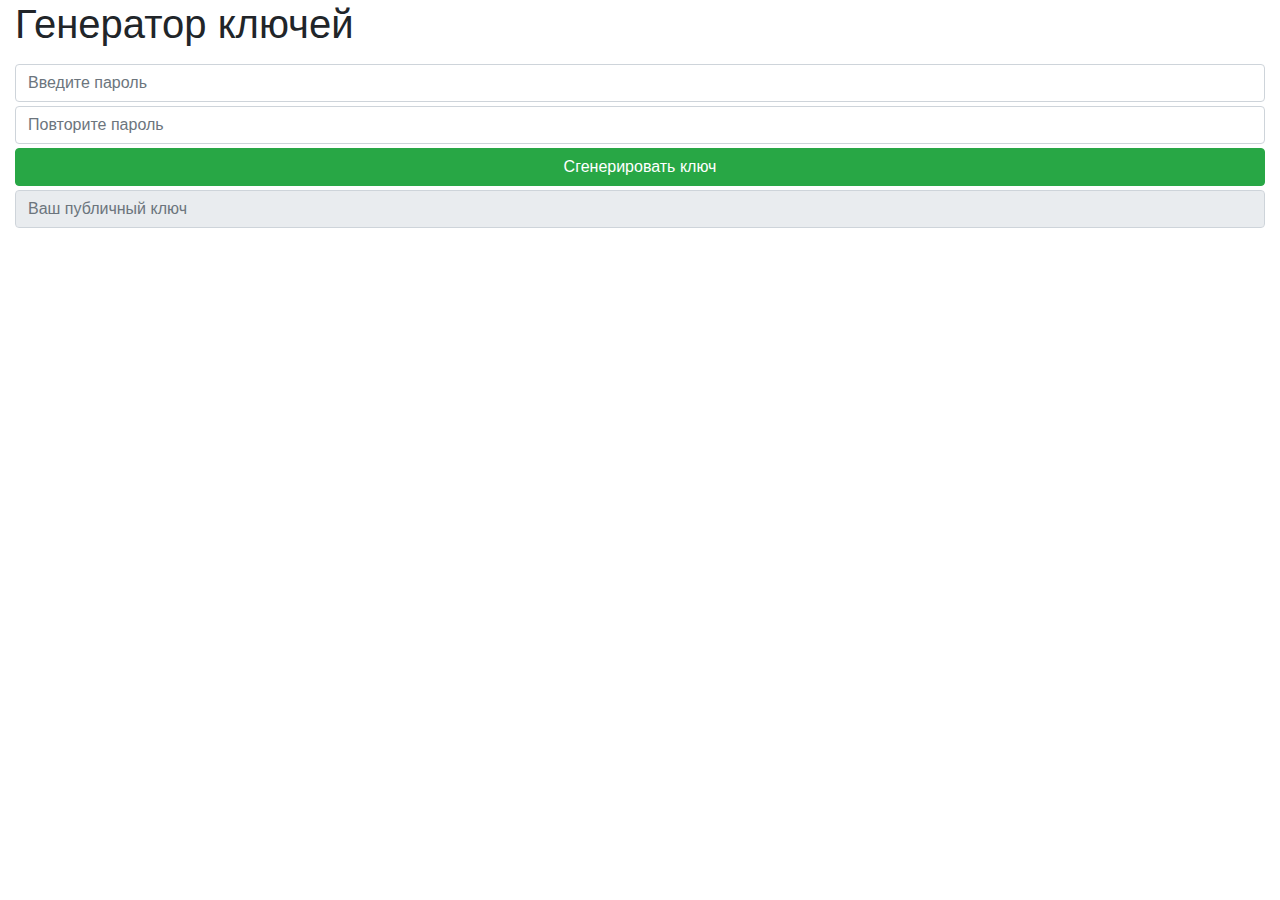
<file: index.html>
<!DOCTYPE html>
<html>
  <head>
    <meta charset="UTF-8">
    <title>Генератор ключей</title>
    <!-- https://electronjs.org/docs/tutorial/security#csp-meta-tag -->
    <meta http-equiv="Content-Security-Policy" content="script-src 'self' 'unsafe-inline';" />
    <meta name="viewport" content="width=device-width, initial-scale=1">
    <link rel="stylesheet" href="./style.css">
    <link rel="stylesheet" href="./bootstrap/bootstrap.min.css">
    <script src="./bootstrap/jquery-3.5.1.min.js"></script>
    <script src="./renderer.js"></script>
    <script src="./bootstrap/bootstrap.bundle.min.js"></script>
    <script src="./elliptic.min.js"></script>
    <script src="./bower_components/crypto-js/crypto-js.js"></script>
  </head>
  <body>
    <div class="container-fluid">
      <h1>Генератор ключей</h1>
      <div class="row py-2">
        <div class="col-12 mb-1">
          <input id="password1" type="password" class="form-control" placeholder="Введите пароль">
        </div>
        <div class="col-12 mb-1">
          <input id="password2" type="password" class="form-control" placeholder="Повторите пароль">
        </div>
        <div class="col-12 mb-1">
          <button id="generate" type="button" class="btn btn-success btn-block">
            Сгенерировать ключ
          </button>   
        </div>
        <div class="col-12 mb-1">
          <input id="publicKey" type="text" class="form-control" placeholder="Ваш публичный ключ" readonly>
        </div>
      </div>
      <div class="toast" data-delay="5000" style="position: absolute; bottom: 10px; left: 10px; z-index: 9999;">
        <div class="toast-header">
            <button type="button" class="ml-2 mb-1 close" data-dismiss="toast">
                <span aria-hidden="true">&times;</span>
            </button>
        </div>
        <div id="notification" class="toast-body">
        </div>
    </div>
    </div>

    
  </body>
</html>
</file>
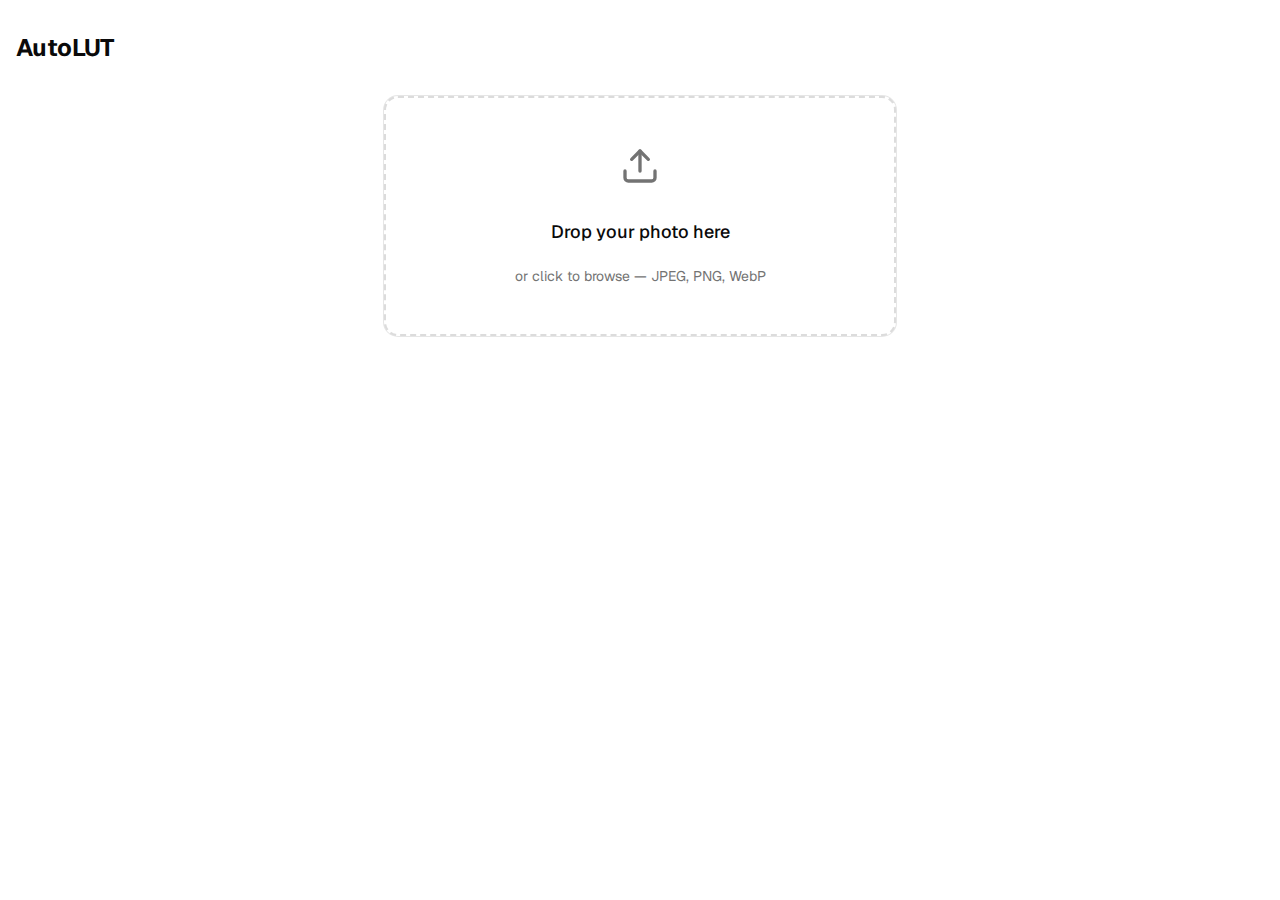
<file: autoLUT/index.html>
<!doctype html>
<html lang="en">
  <head>
    <meta charset="UTF-8" />
    <link rel="icon" type="image/svg+xml" href="/autoLUT/favicon.svg" />
    <meta name="viewport" content="width=device-width, initial-scale=1.0" />
    <title>AutoLUT</title>
    <script type="module" crossorigin src="/autoLUT/assets/index-CvTwFgkc.js"></script>
    <link rel="stylesheet" crossorigin href="/autoLUT/assets/index-poQNYGf7.css">
  </head>
  <body>
    <div id="root"></div>
  </body>
</html>
</file>
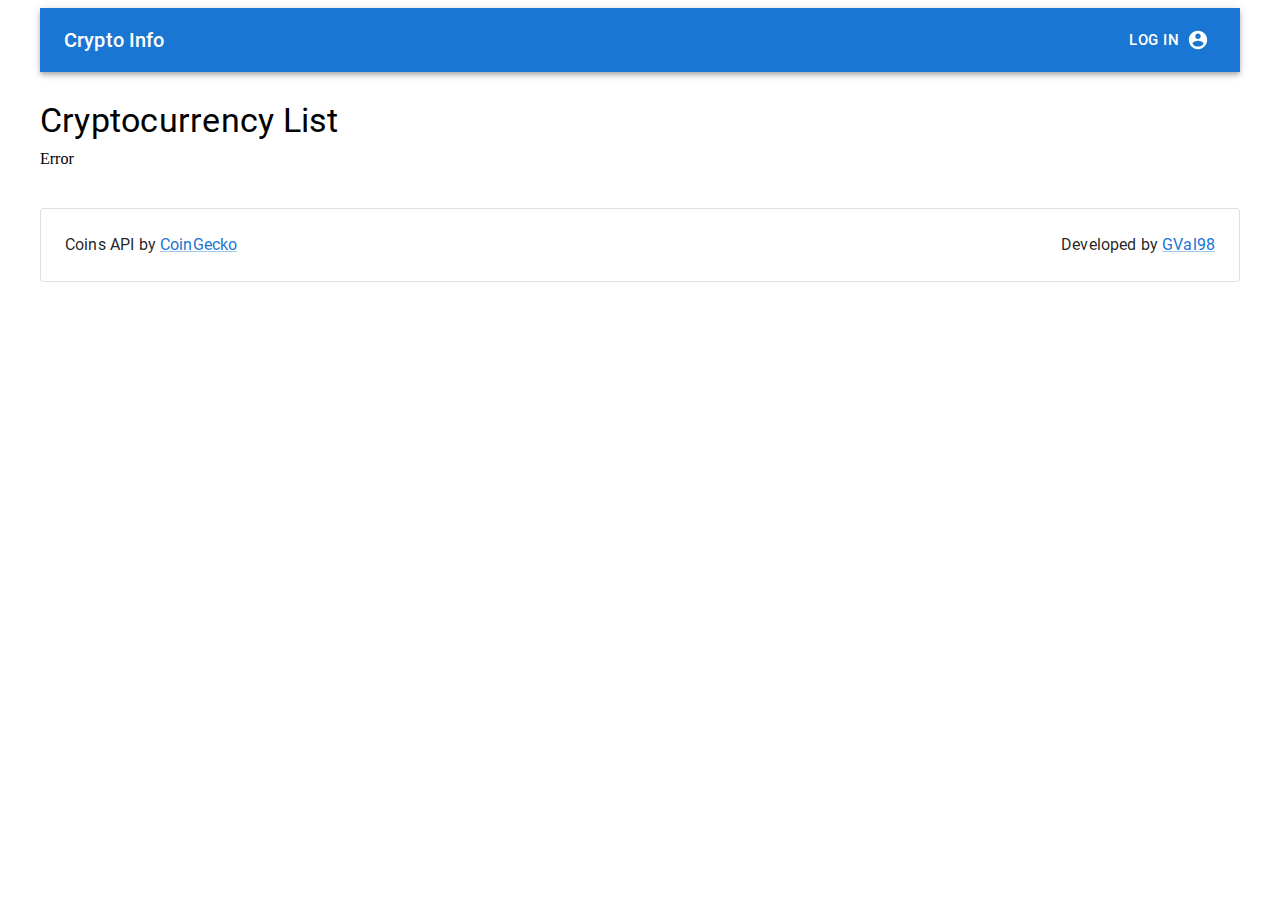
<file: cryptoInfo/index.html>
<!doctype html><html lang="en"><head><meta charset="utf-8"/><link rel="icon" href="/cryptoInfo/favicon.ico"/><meta name="viewport" content="width=device-width,initial-scale=1"/><meta name="theme-color" content="#000000"/><meta name="description" content="Web site created using create-react-app"/><link rel="apple-touch-icon" href="/cryptoInfo/logo192.png"/><link rel="manifest" href="/cryptoInfo/manifest.json"/><title>Crypto Info</title><link href="/cryptoInfo/static/css/2.a20e0ce2.chunk.css" rel="stylesheet"></head><body><noscript>You need to enable JavaScript to run this app.</noscript><div id="root"></div><script>!function(e){function r(r){for(var n,f,i=r[0],l=r[1],p=r[2],a=0,s=[];a<i.length;a++)f=i[a],Object.prototype.hasOwnProperty.call(o,f)&&o[f]&&s.push(o[f][0]),o[f]=0;for(n in l)Object.prototype.hasOwnProperty.call(l,n)&&(e[n]=l[n]);for(c&&c(r);s.length;)s.shift()();return u.push.apply(u,p||[]),t()}function t(){for(var e,r=0;r<u.length;r++){for(var t=u[r],n=!0,i=1;i<t.length;i++){var l=t[i];0!==o[l]&&(n=!1)}n&&(u.splice(r--,1),e=f(f.s=t[0]))}return e}var n={},o={1:0},u=[];function f(r){if(n[r])return n[r].exports;var t=n[r]={i:r,l:!1,exports:{}};return e[r].call(t.exports,t,t.exports,f),t.l=!0,t.exports}f.m=e,f.c=n,f.d=function(e,r,t){f.o(e,r)||Object.defineProperty(e,r,{enumerable:!0,get:t})},f.r=function(e){"undefined"!=typeof Symbol&&Symbol.toStringTag&&Object.defineProperty(e,Symbol.toStringTag,{value:"Module"}),Object.defineProperty(e,"__esModule",{value:!0})},f.t=function(e,r){if(1&r&&(e=f(e)),8&r)return e;if(4&r&&"object"==typeof e&&e&&e.__esModule)return e;var t=Object.create(null);if(f.r(t),Object.defineProperty(t,"default",{enumerable:!0,value:e}),2&r&&"string"!=typeof e)for(var n in e)f.d(t,n,function(r){return e[r]}.bind(null,n));return t},f.n=function(e){var r=e&&e.__esModule?function(){return e.default}:function(){return e};return f.d(r,"a",r),r},f.o=function(e,r){return Object.prototype.hasOwnProperty.call(e,r)},f.p="/cryptoInfo/";var i=this["webpackJsonpcrypto-info"]=this["webpackJsonpcrypto-info"]||[],l=i.push.bind(i);i.push=r,i=i.slice();for(var p=0;p<i.length;p++)r(i[p]);var c=l;t()}([])</script><script src="/cryptoInfo/static/js/2.748dd01a.chunk.js"></script><script src="/cryptoInfo/static/js/main.2bcd1b99.chunk.js"></script></body></html>
</file>
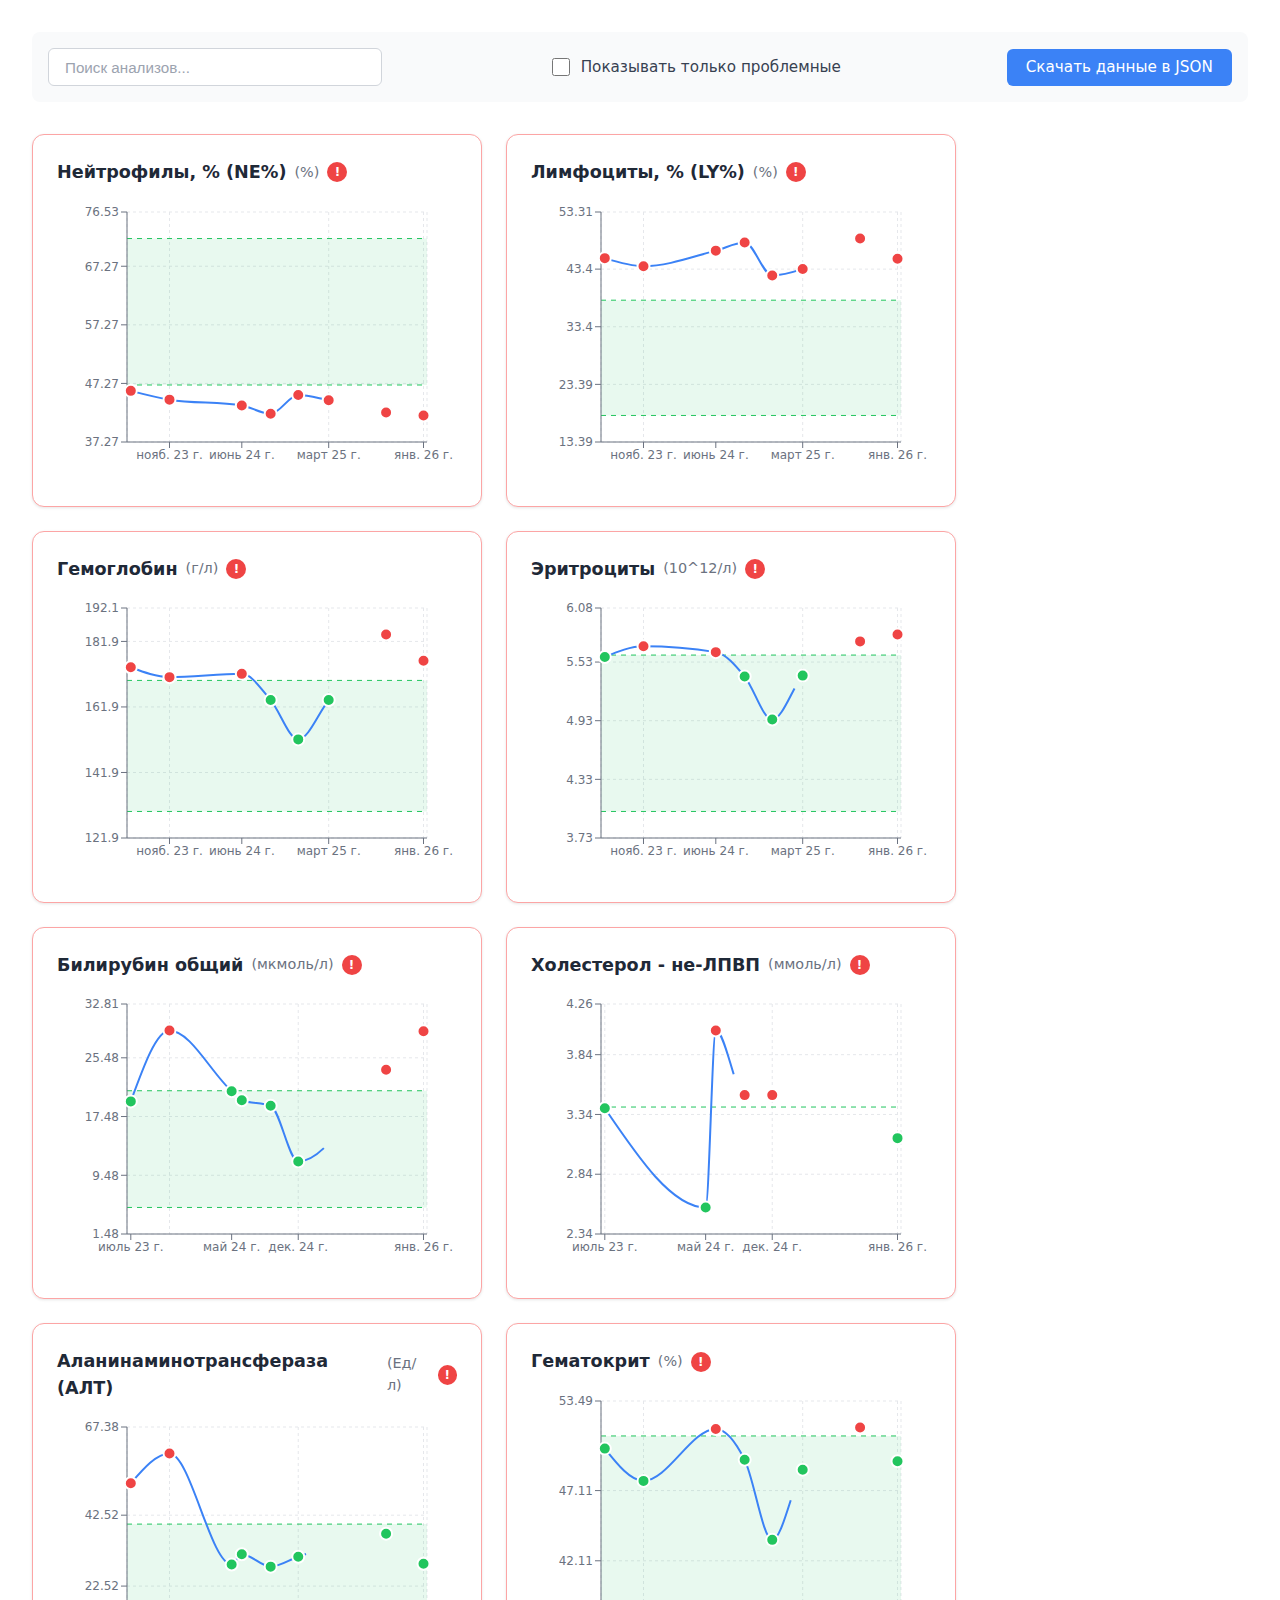
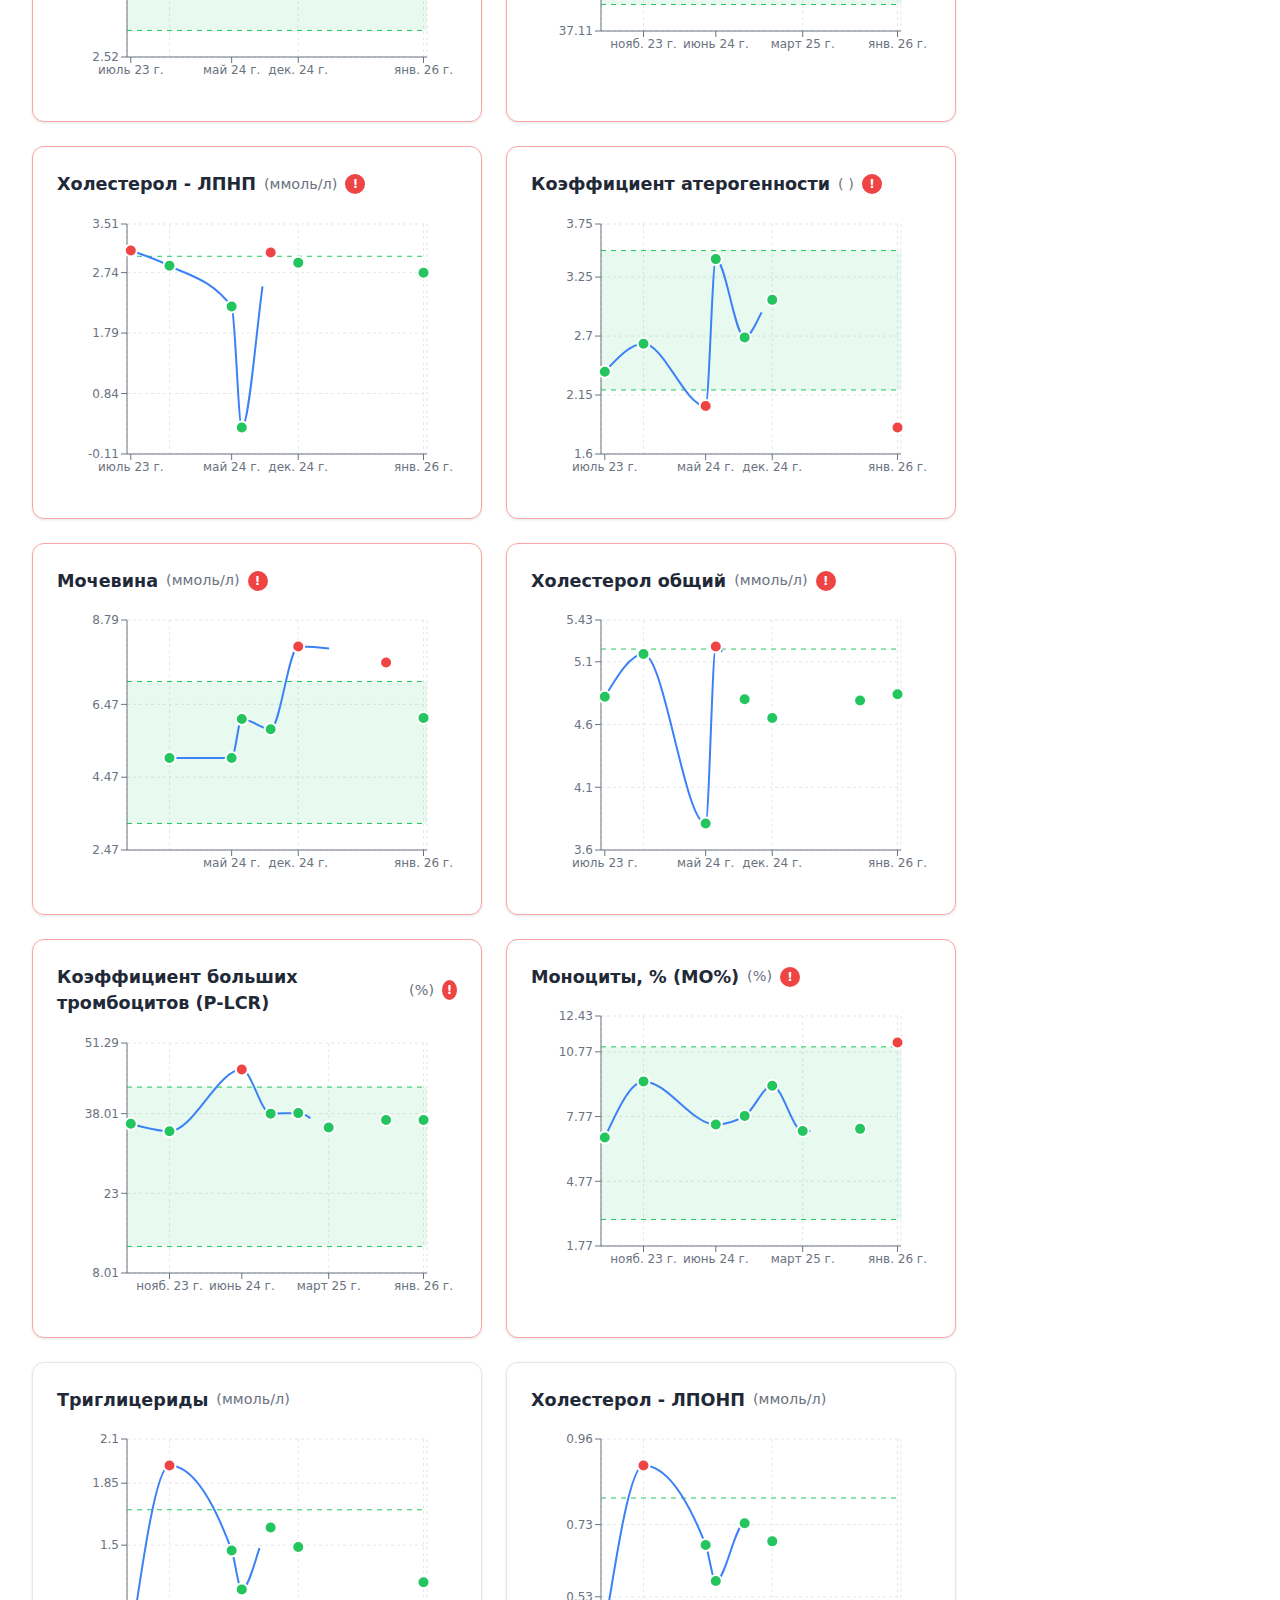
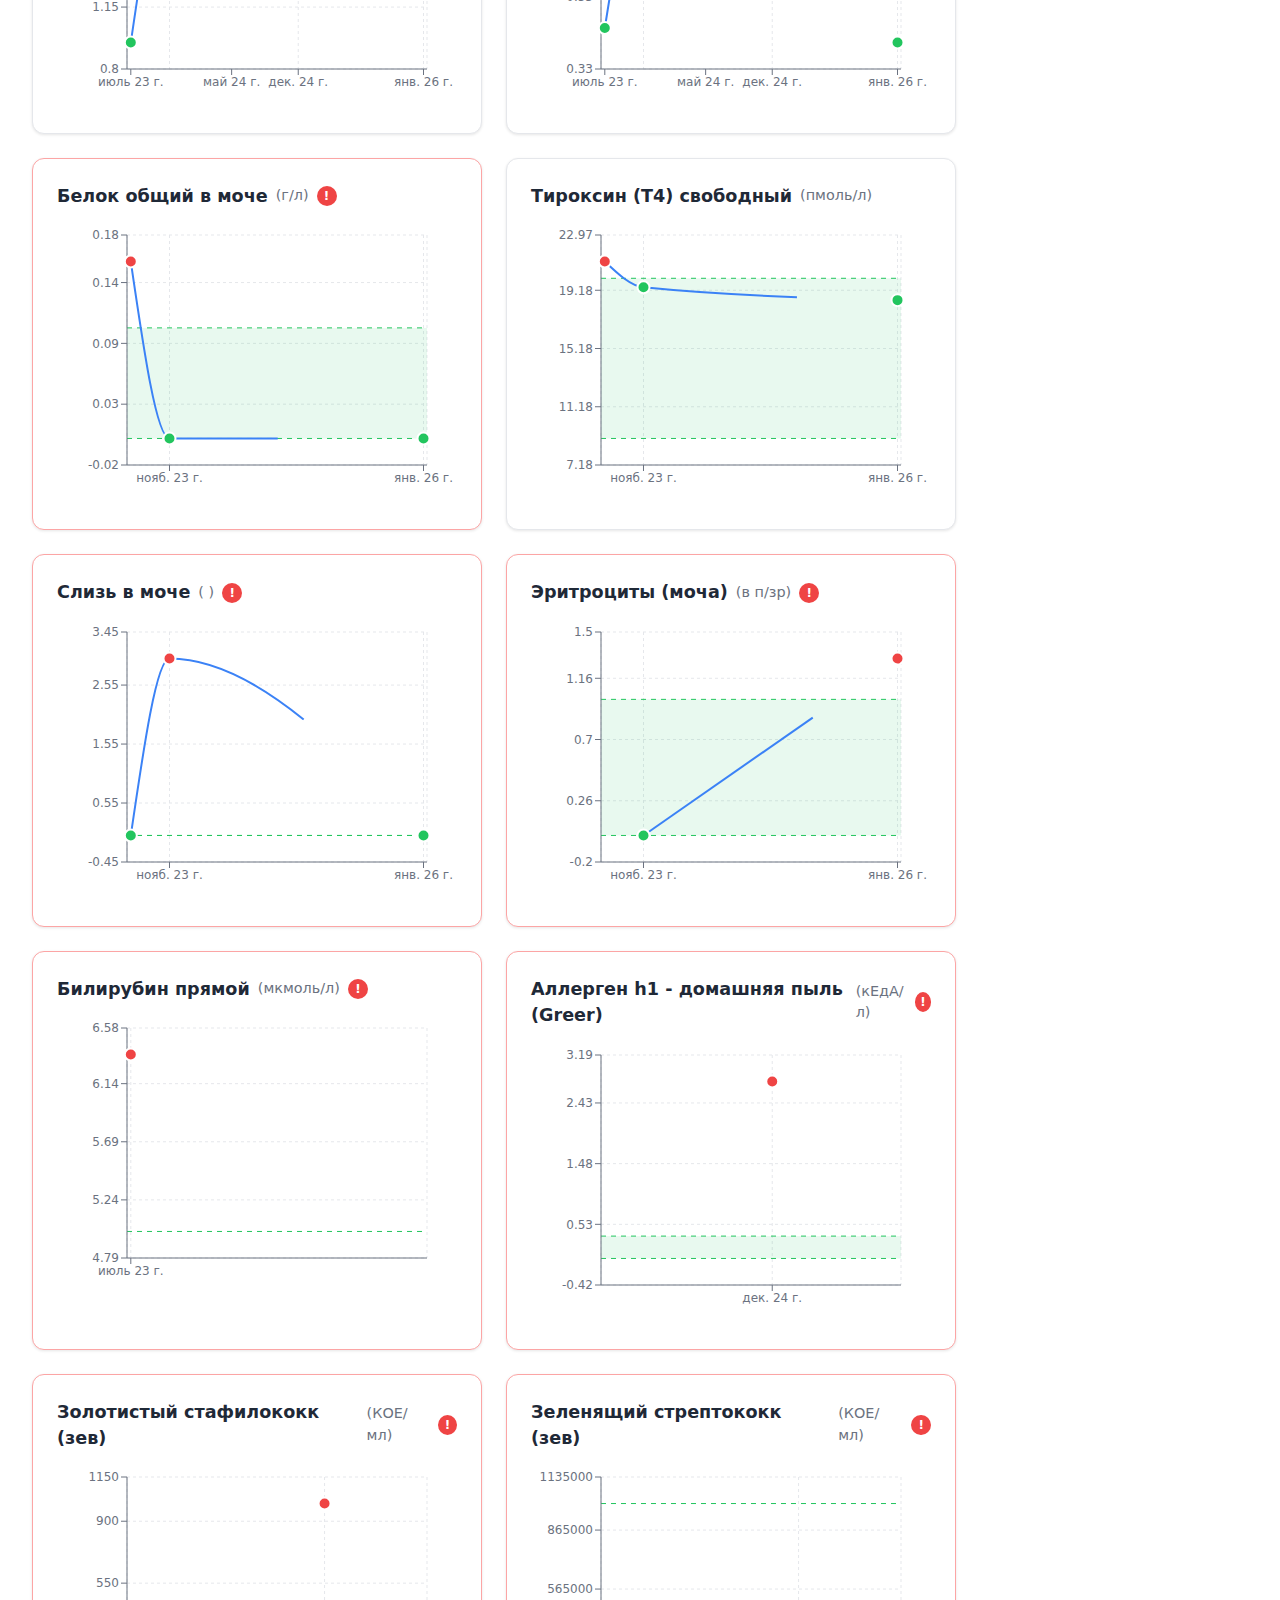
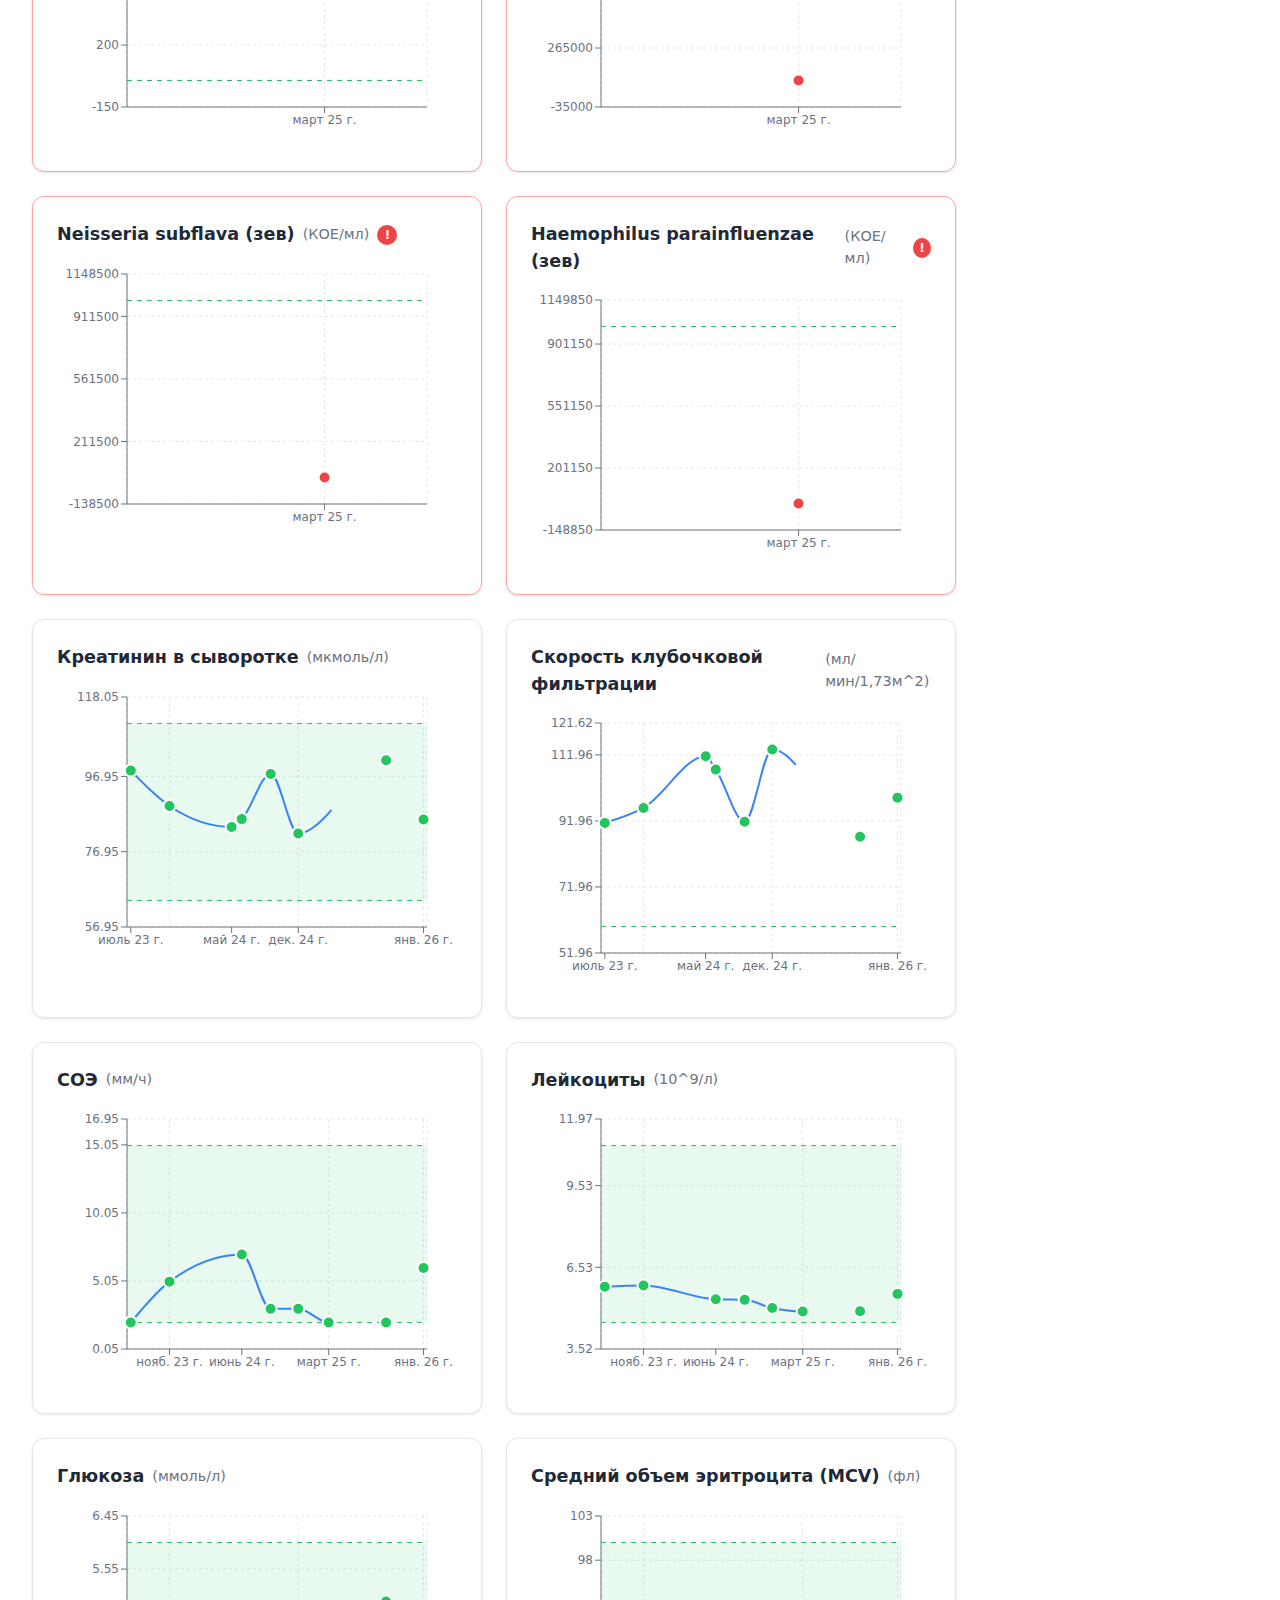
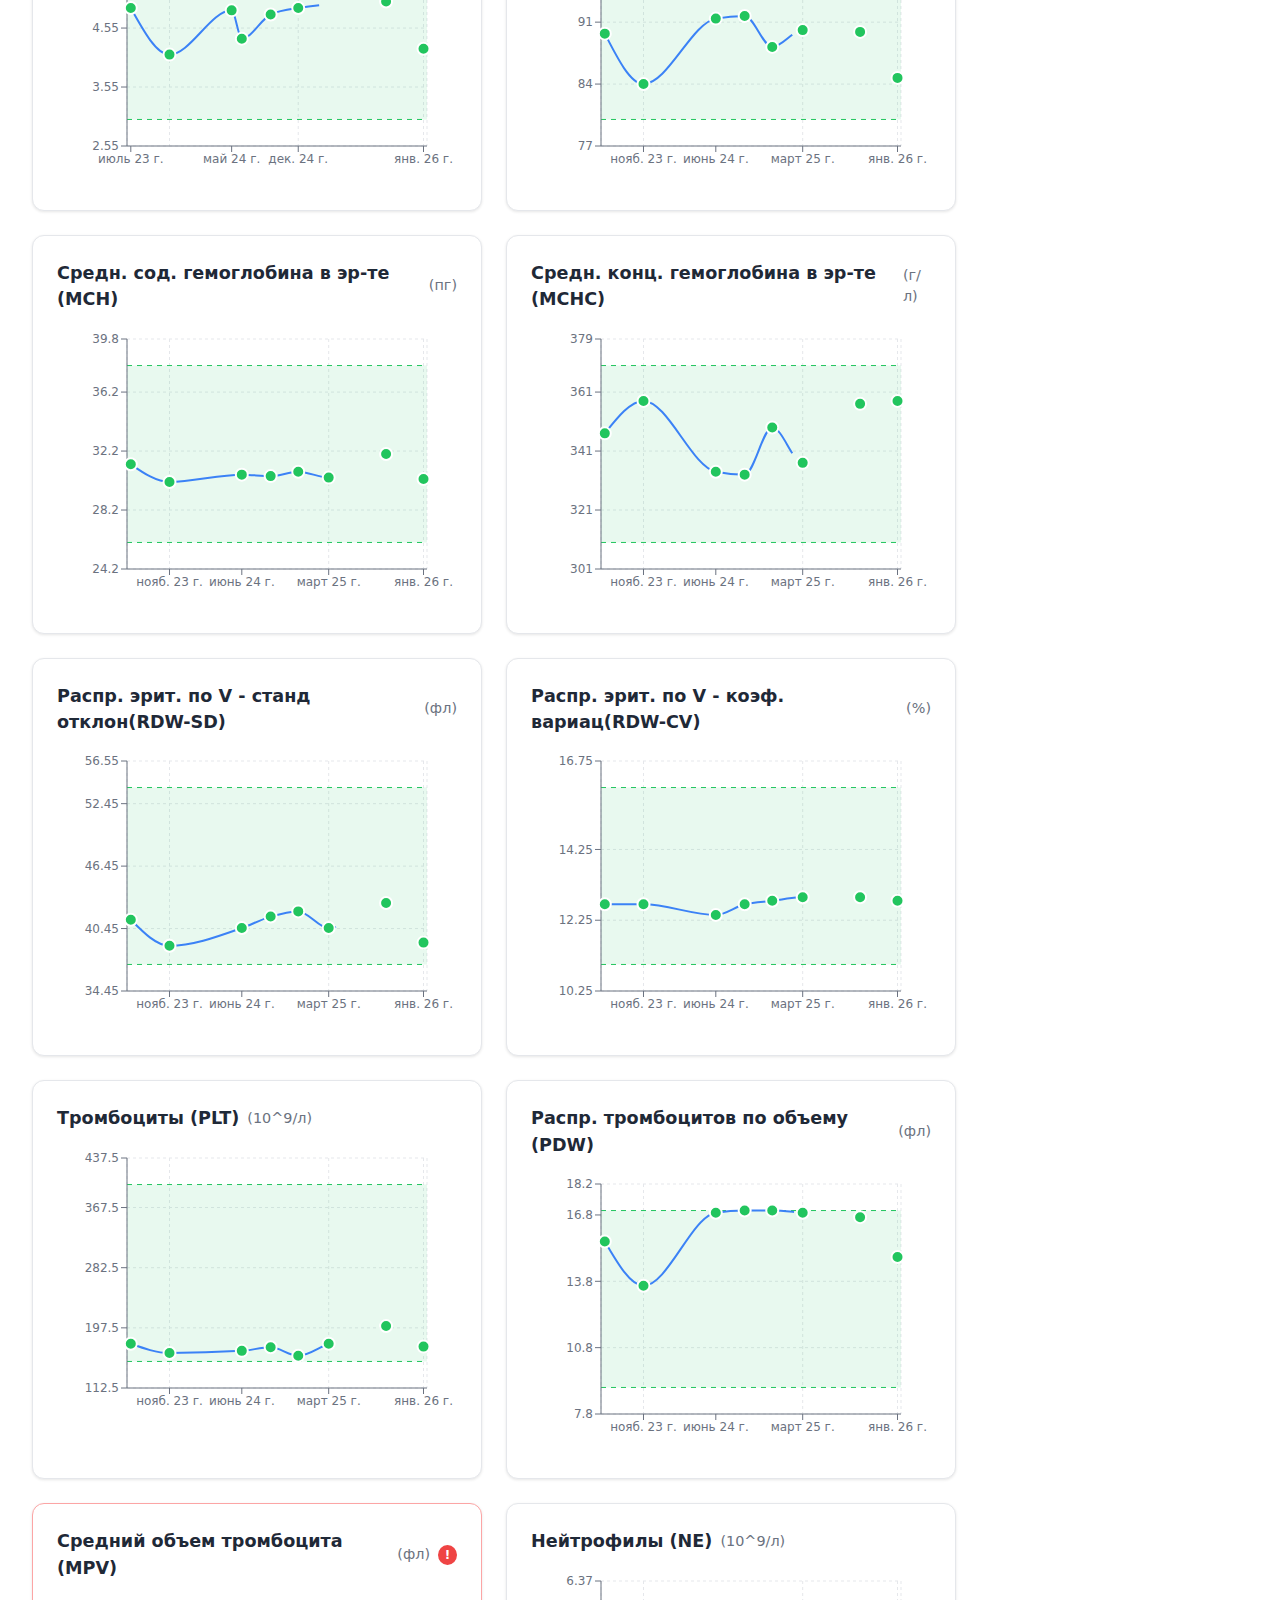
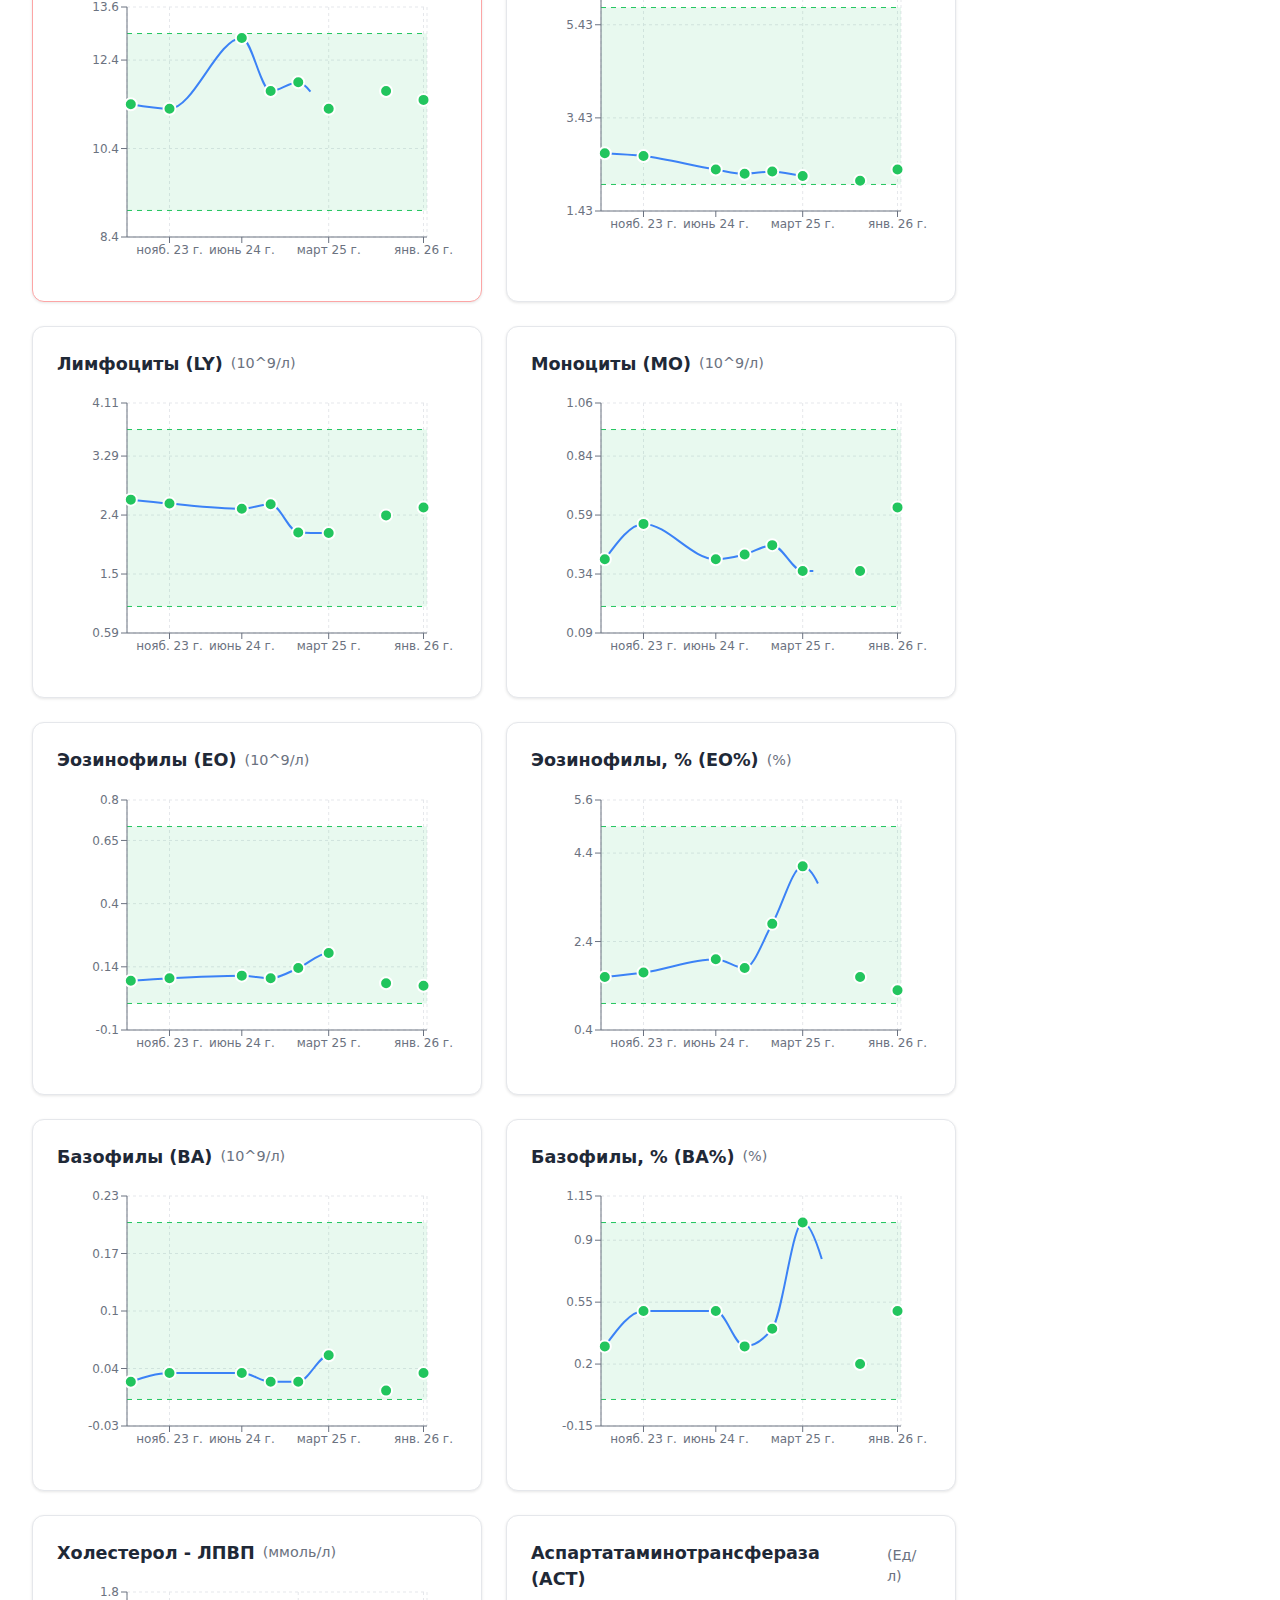
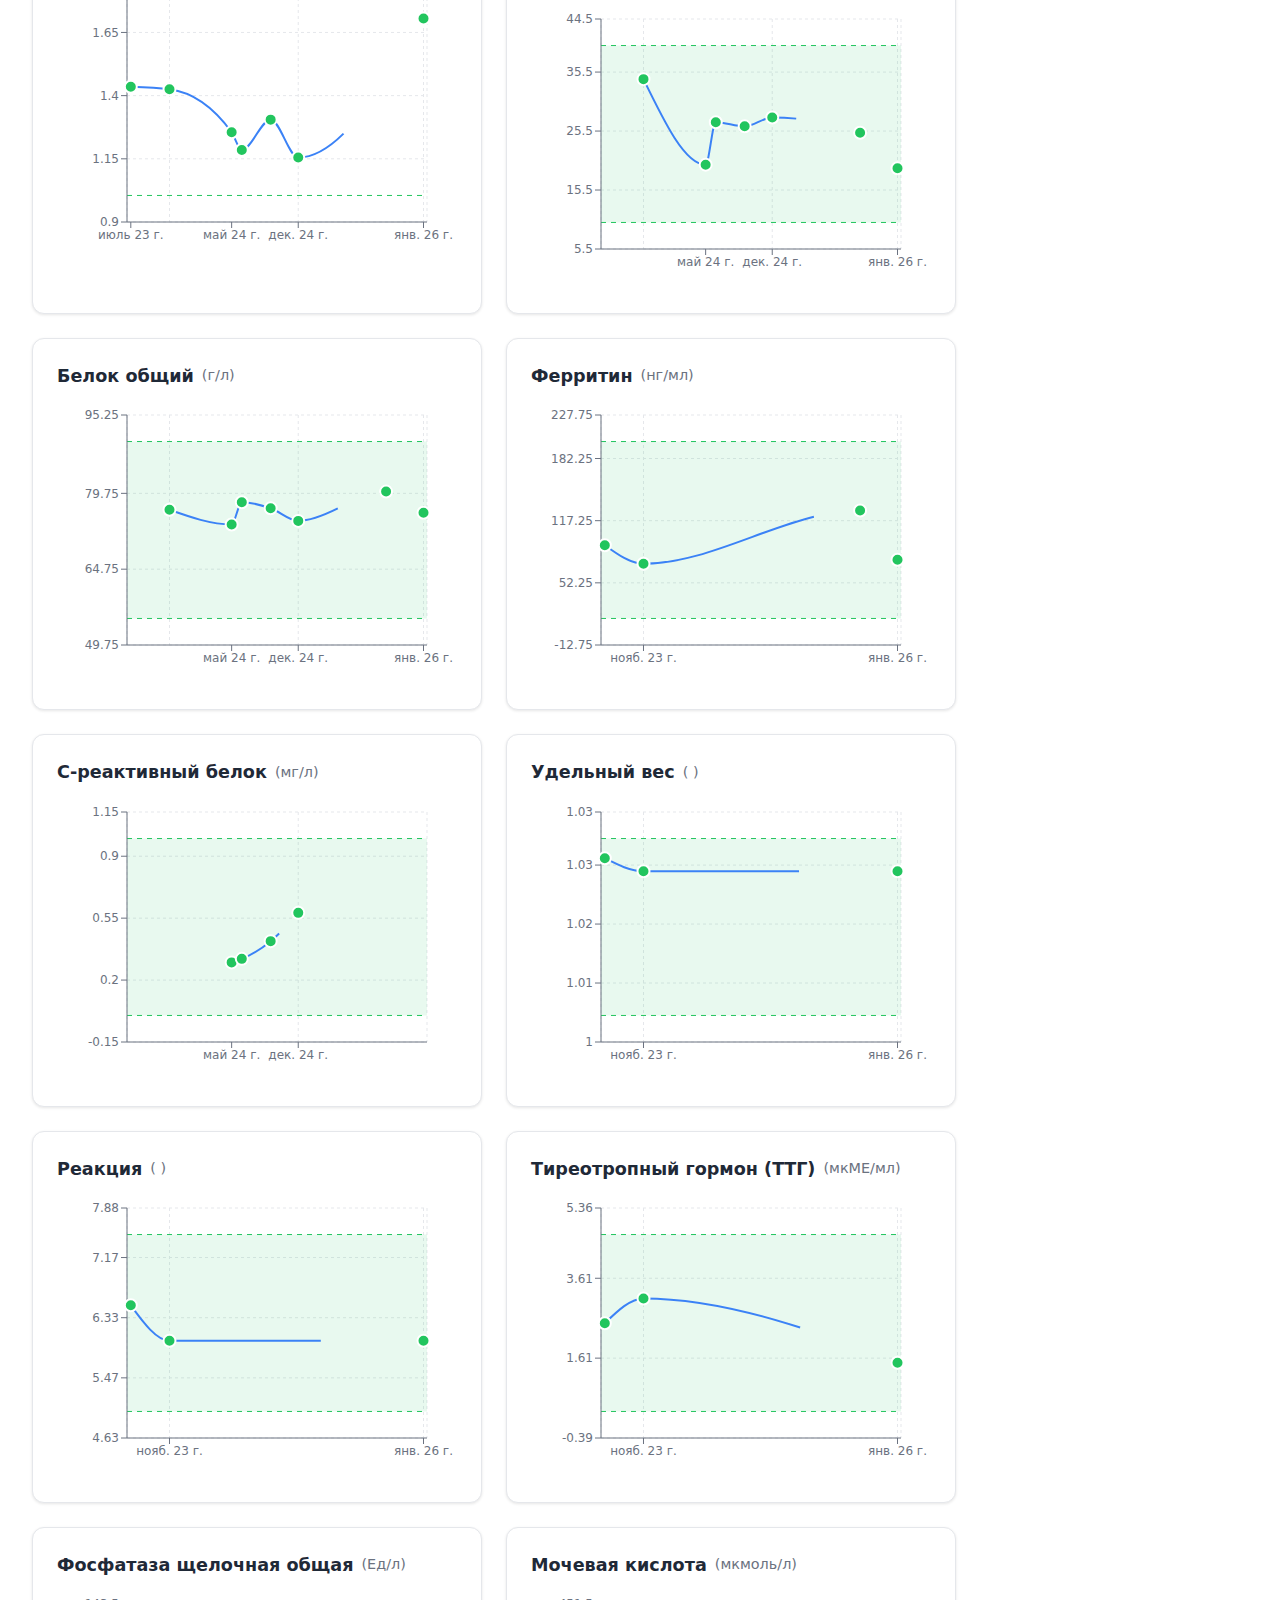
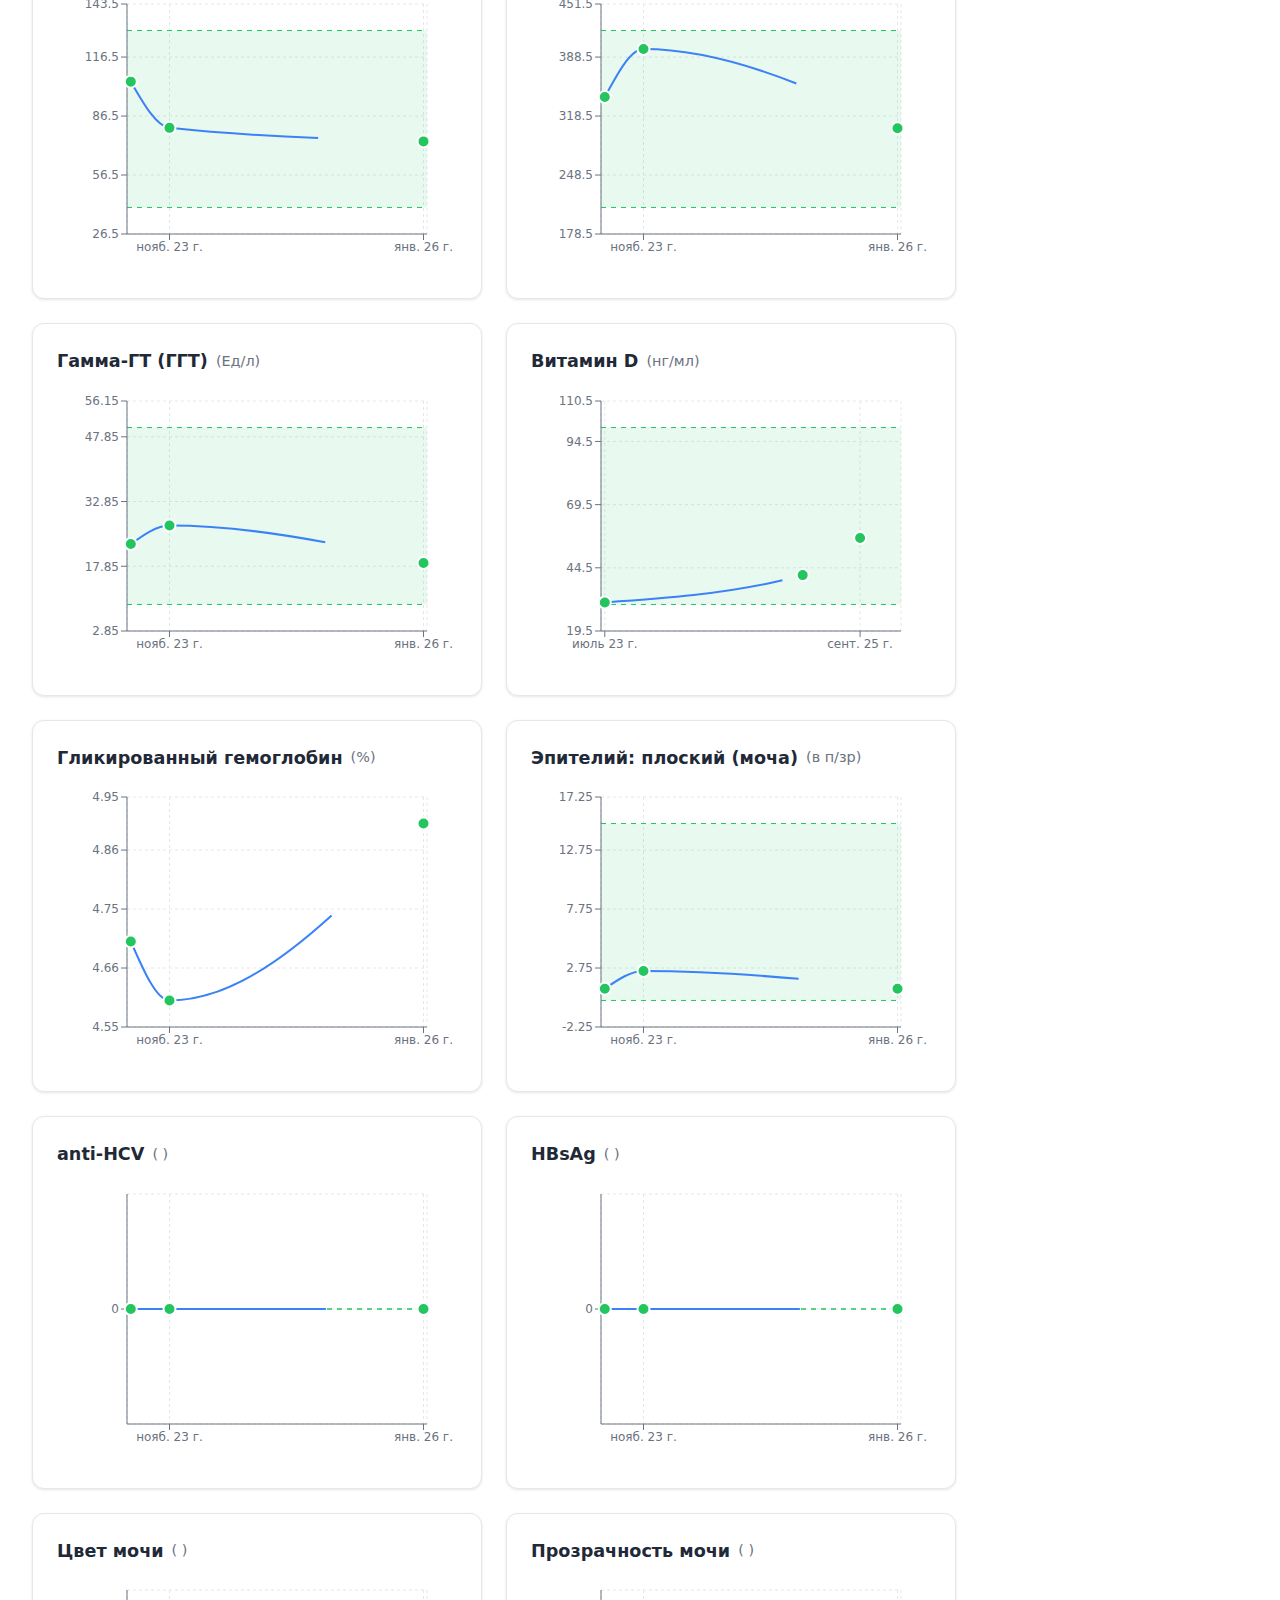
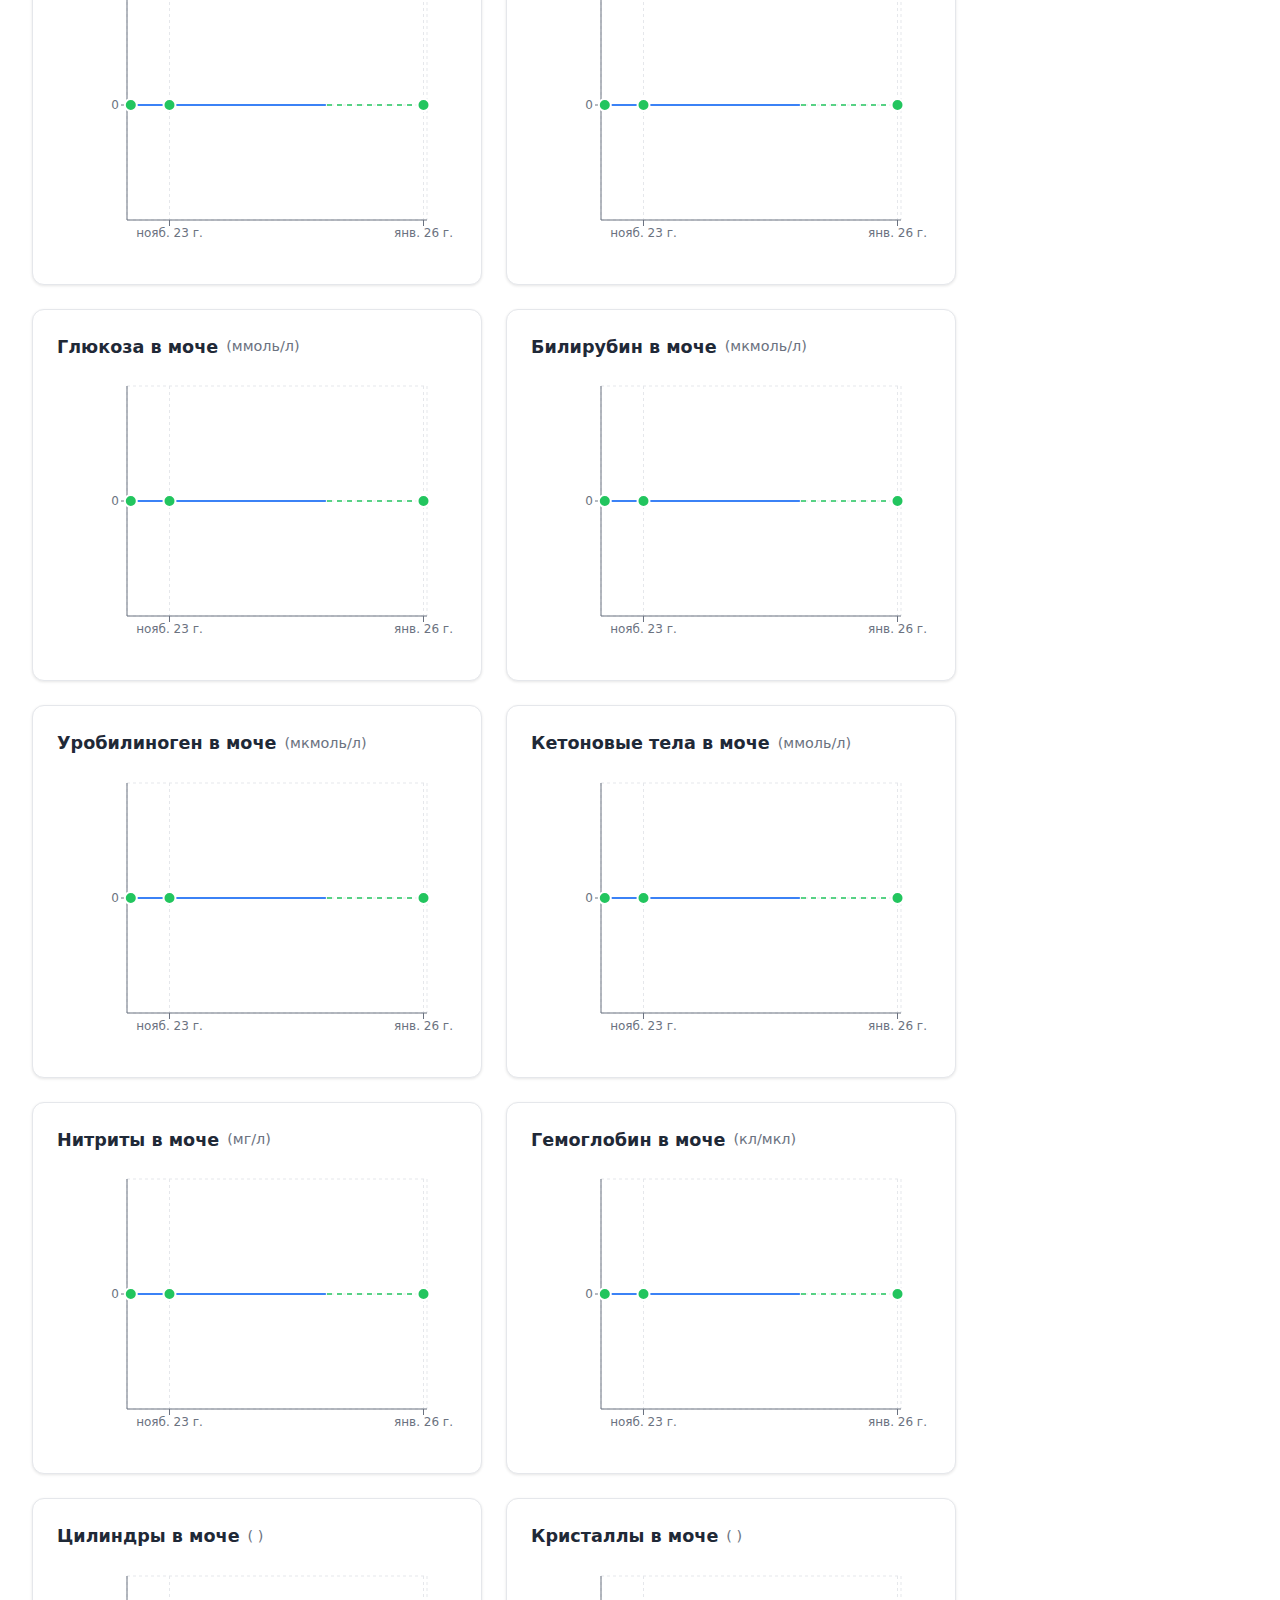
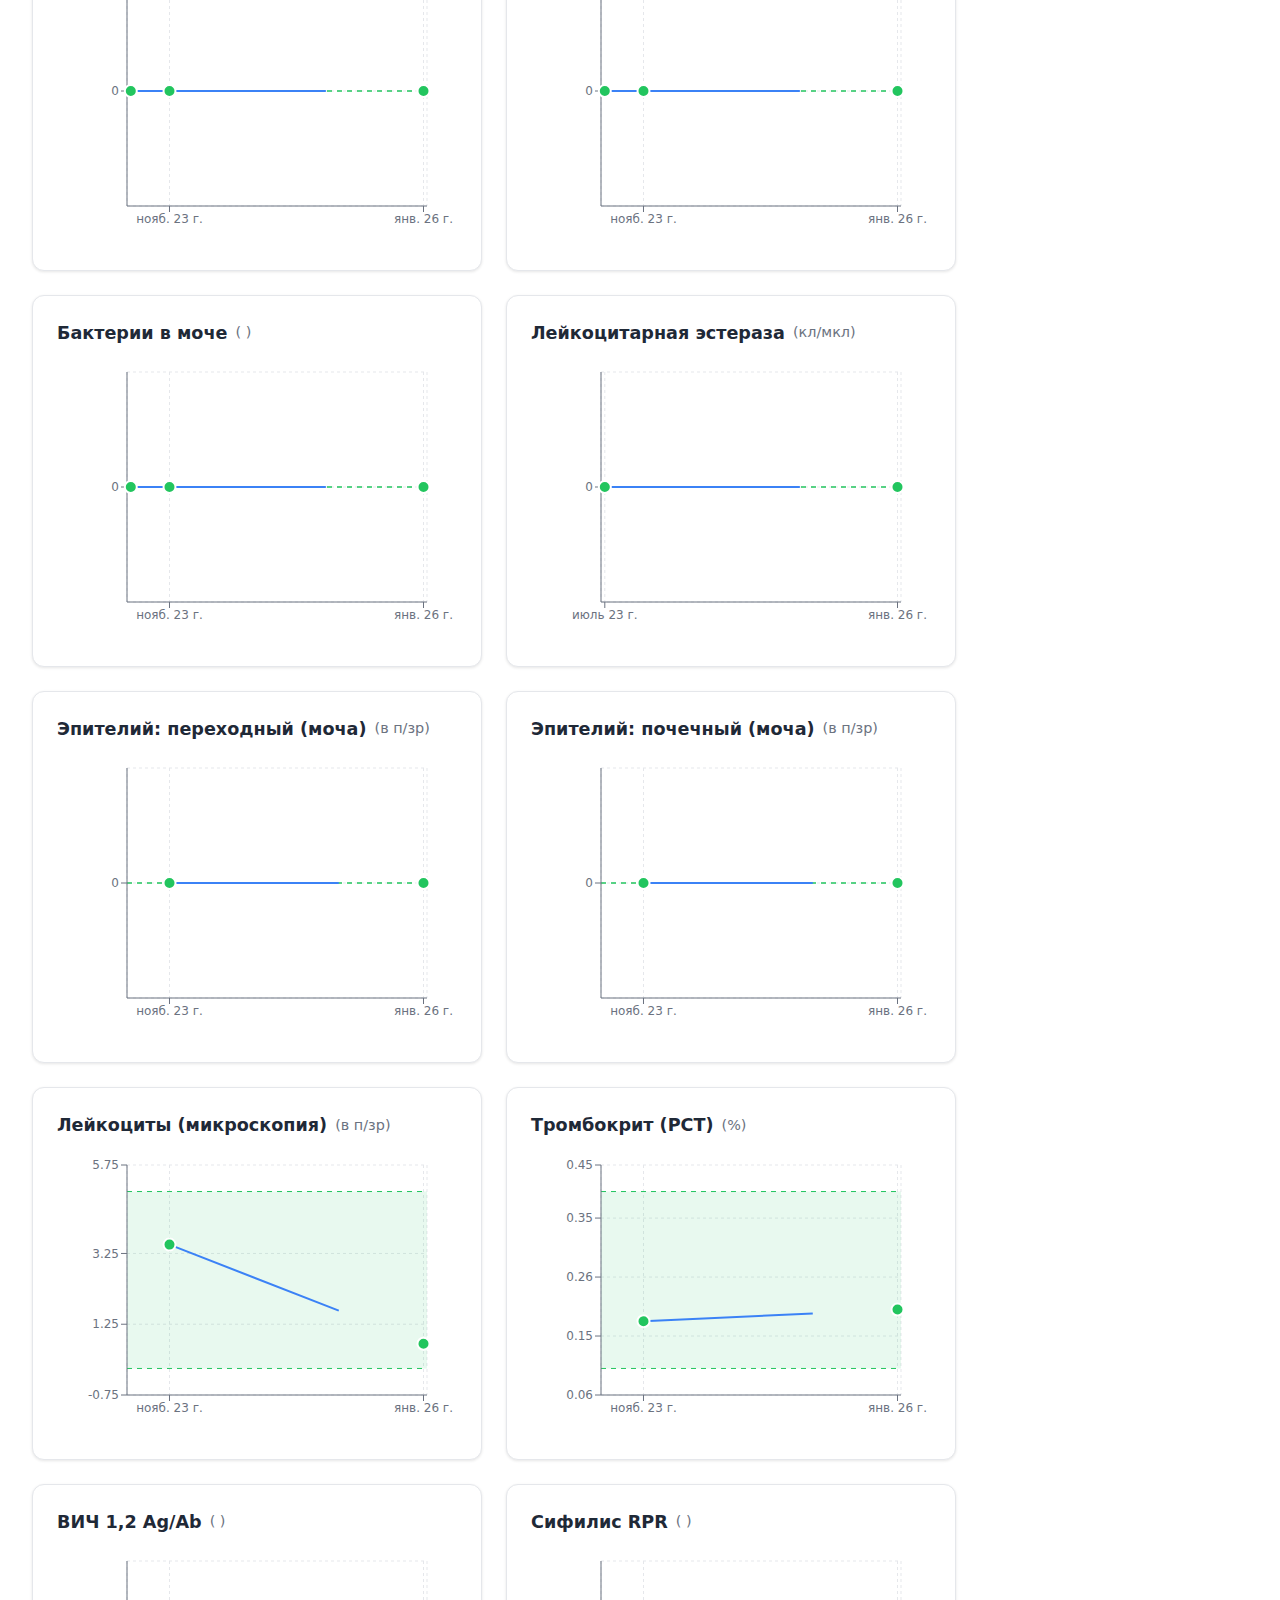
<file: health/index.html>
<!doctype html>
<html lang="ru">
  <head>
    <meta charset="UTF-8" />
    <link rel="icon" type="image/svg+xml" href="/health/vite.svg" />
    <meta name="viewport" content="width=device-width, initial-scale=1.0" />
    <title>Результаты анализов</title>
    <script type="module" crossorigin src="/health/assets/index-B0VDOaRL.js"></script>
    <link rel="stylesheet" crossorigin href="/health/assets/index-CggRIg6N.css">
  </head>
  <body>
    <div id="root"></div>
  </body>
</html>
</file>
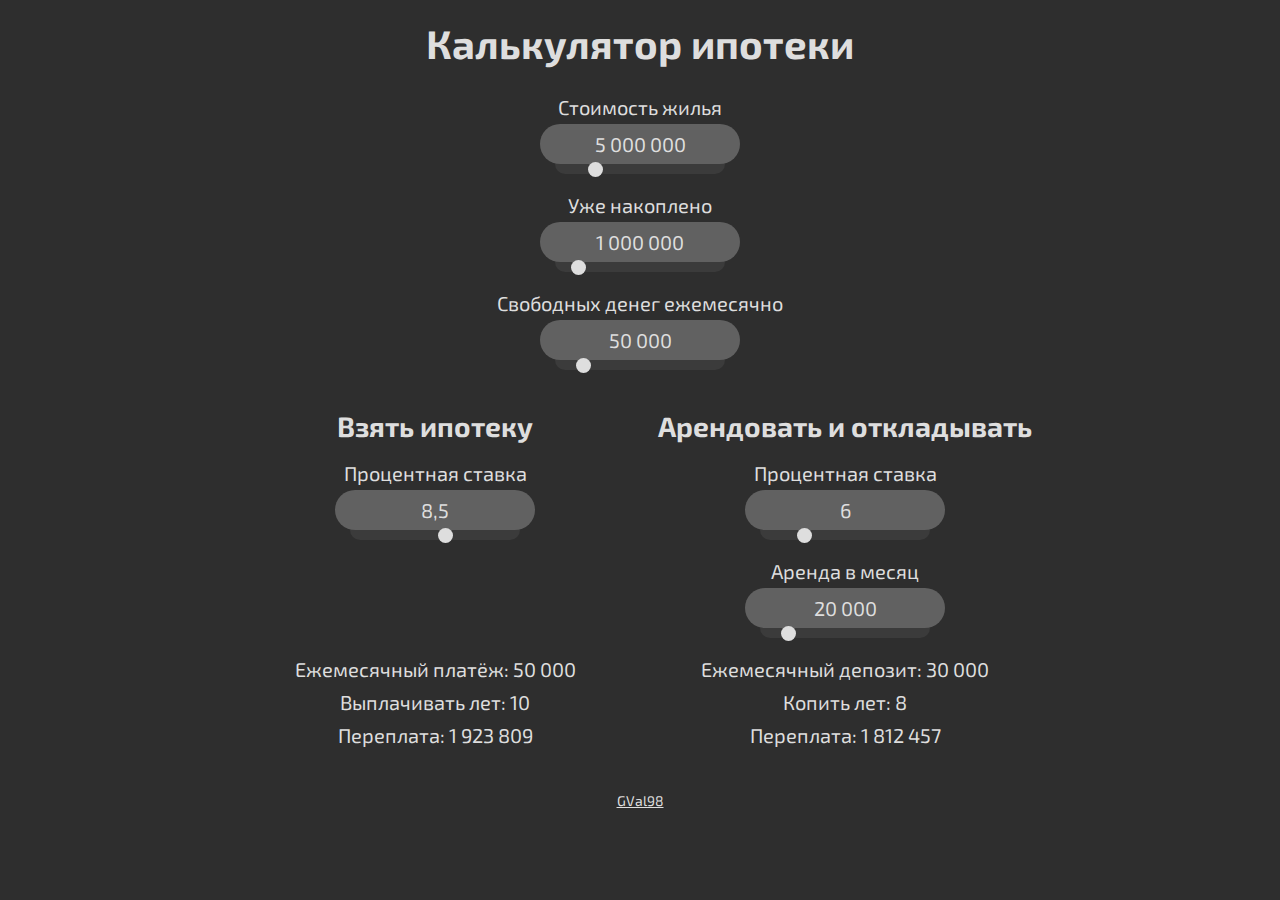
<file: mortgageCalculator/index.html>
<!doctype html><html lang="ru"><head><meta charset="UTF-8"/><meta http-equiv="X-UA-Compatible" content="IE=edge"/><meta name="viewport" content="width=device-width,initial-scale=1"/><link rel="preconnect" href="https://fonts.googleapis.com"/><link rel="preconnect" href="https://fonts.gstatic.com" crossorigin/><link href="https://fonts.googleapis.com/css2?family=Exo+2:wght@400;700&display=swap" rel="stylesheet"/><meta property="og:title" content="Калькулятор ипотеки"/><meta property="og:description" content="Взять ипотеку или снимать и откладывать?"/><meta property="og:image" content="https://gval98.com/mortrage-calculator/social-preview.jpg"/><meta property="og:url" content="https://gval98.com/mortrage-calculator"/><meta name="twitter:card" content="summary_large_image"/><title>Калькулятор ипотеки</title><link rel="shortcut icon" href="assets/favicon.ico"><link rel="icon" type="image/png" sizes="16x16" href="assets/favicon-16x16.png"><link rel="icon" type="image/png" sizes="32x32" href="assets/favicon-32x32.png"><link rel="icon" type="image/png" sizes="48x48" href="assets/favicon-48x48.png"><link rel="manifest" href="assets/manifest.json"><meta name="mobile-web-app-capable" content="yes"><meta name="theme-color" content="#fff"><meta name="application-name" content="mortrage-calculator"><link rel="apple-touch-icon" sizes="57x57" href="assets/apple-touch-icon-57x57.png"><link rel="apple-touch-icon" sizes="60x60" href="assets/apple-touch-icon-60x60.png"><link rel="apple-touch-icon" sizes="72x72" href="assets/apple-touch-icon-72x72.png"><link rel="apple-touch-icon" sizes="76x76" href="assets/apple-touch-icon-76x76.png"><link rel="apple-touch-icon" sizes="114x114" href="assets/apple-touch-icon-114x114.png"><link rel="apple-touch-icon" sizes="120x120" href="assets/apple-touch-icon-120x120.png"><link rel="apple-touch-icon" sizes="144x144" href="assets/apple-touch-icon-144x144.png"><link rel="apple-touch-icon" sizes="152x152" href="assets/apple-touch-icon-152x152.png"><link rel="apple-touch-icon" sizes="167x167" href="assets/apple-touch-icon-167x167.png"><link rel="apple-touch-icon" sizes="180x180" href="assets/apple-touch-icon-180x180.png"><link rel="apple-touch-icon" sizes="1024x1024" href="assets/apple-touch-icon-1024x1024.png"><meta name="apple-mobile-web-app-capable" content="yes"><meta name="apple-mobile-web-app-status-bar-style" content="black-translucent"><meta name="apple-mobile-web-app-title" content="mortrage-calculator"><link rel="apple-touch-startup-image" media="(device-width: 320px) and (device-height: 568px) and (-webkit-device-pixel-ratio: 2) and (orientation: portrait)" href="assets/apple-touch-startup-image-640x1136.png"><link rel="apple-touch-startup-image" media="(device-width: 375px) and (device-height: 667px) and (-webkit-device-pixel-ratio: 2) and (orientation: portrait)" href="assets/apple-touch-startup-image-750x1334.png"><link rel="apple-touch-startup-image" media="(device-width: 414px) and (device-height: 896px) and (-webkit-device-pixel-ratio: 2) and (orientation: portrait)" href="assets/apple-touch-startup-image-828x1792.png"><link rel="apple-touch-startup-image" media="(device-width: 375px) and (device-height: 812px) and (-webkit-device-pixel-ratio: 3) and (orientation: portrait)" href="assets/apple-touch-startup-image-1125x2436.png"><link rel="apple-touch-startup-image" media="(device-width: 414px) and (device-height: 736px) and (-webkit-device-pixel-ratio: 3) and (orientation: portrait)" href="assets/apple-touch-startup-image-1242x2208.png"><link rel="apple-touch-startup-image" media="(device-width: 414px) and (device-height: 896px) and (-webkit-device-pixel-ratio: 3) and (orientation: portrait)" href="assets/apple-touch-startup-image-1242x2688.png"><link rel="apple-touch-startup-image" media="(device-width: 768px) and (device-height: 1024px) and (-webkit-device-pixel-ratio: 2) and (orientation: portrait)" href="assets/apple-touch-startup-image-1536x2048.png"><link rel="apple-touch-startup-image" media="(device-width: 834px) and (device-height: 1112px) and (-webkit-device-pixel-ratio: 2) and (orientation: portrait)" href="assets/apple-touch-startup-image-1668x2224.png"><link rel="apple-touch-startup-image" media="(device-width: 834px) and (device-height: 1194px) and (-webkit-device-pixel-ratio: 2) and (orientation: portrait)" href="assets/apple-touch-startup-image-1668x2388.png"><link rel="apple-touch-startup-image" media="(device-width: 1024px) and (device-height: 1366px) and (-webkit-device-pixel-ratio: 2) and (orientation: portrait)" href="assets/apple-touch-startup-image-2048x2732.png"><link rel="apple-touch-startup-image" media="(device-width: 810px) and (device-height: 1080px) and (-webkit-device-pixel-ratio: 2) and (orientation: portrait)" href="assets/apple-touch-startup-image-1620x2160.png"><link rel="apple-touch-startup-image" media="(device-width: 320px) and (device-height: 568px) and (-webkit-device-pixel-ratio: 2) and (orientation: landscape)" href="assets/apple-touch-startup-image-1136x640.png"><link rel="apple-touch-startup-image" media="(device-width: 375px) and (device-height: 667px) and (-webkit-device-pixel-ratio: 2) and (orientation: landscape)" href="assets/apple-touch-startup-image-1334x750.png"><link rel="apple-touch-startup-image" media="(device-width: 414px) and (device-height: 896px) and (-webkit-device-pixel-ratio: 2) and (orientation: landscape)" href="assets/apple-touch-startup-image-1792x828.png"><link rel="apple-touch-startup-image" media="(device-width: 375px) and (device-height: 812px) and (-webkit-device-pixel-ratio: 3) and (orientation: landscape)" href="assets/apple-touch-startup-image-2436x1125.png"><link rel="apple-touch-startup-image" media="(device-width: 414px) and (device-height: 736px) and (-webkit-device-pixel-ratio: 3) and (orientation: landscape)" href="assets/apple-touch-startup-image-2208x1242.png"><link rel="apple-touch-startup-image" media="(device-width: 414px) and (device-height: 896px) and (-webkit-device-pixel-ratio: 3) and (orientation: landscape)" href="assets/apple-touch-startup-image-2688x1242.png"><link rel="apple-touch-startup-image" media="(device-width: 768px) and (device-height: 1024px) and (-webkit-device-pixel-ratio: 2) and (orientation: landscape)" href="assets/apple-touch-startup-image-2048x1536.png"><link rel="apple-touch-startup-image" media="(device-width: 834px) and (device-height: 1112px) and (-webkit-device-pixel-ratio: 2) and (orientation: landscape)" href="assets/apple-touch-startup-image-2224x1668.png"><link rel="apple-touch-startup-image" media="(device-width: 834px) and (device-height: 1194px) and (-webkit-device-pixel-ratio: 2) and (orientation: landscape)" href="assets/apple-touch-startup-image-2388x1668.png"><link rel="apple-touch-startup-image" media="(device-width: 1024px) and (device-height: 1366px) and (-webkit-device-pixel-ratio: 2) and (orientation: landscape)" href="assets/apple-touch-startup-image-2732x2048.png"><link rel="apple-touch-startup-image" media="(device-width: 810px) and (device-height: 1080px) and (-webkit-device-pixel-ratio: 2) and (orientation: landscape)" href="assets/apple-touch-startup-image-2160x1620.png"><link rel="icon" type="image/png" sizes="228x228" href="assets/coast-228x228.png"><meta name="msapplication-TileColor" content="#fff"><meta name="msapplication-TileImage" content="assets/mstile-144x144.png"><meta name="msapplication-config" content="assets/browserconfig.xml"><link rel="yandex-tableau-widget" href="assets/yandex-browser-manifest.json"><script defer="defer" src="bundle.d644.js"></script><link href="main.f92c.css" rel="stylesheet"></head><body><header><h1 class="heading-1">Калькулятор ипотеки</h1></header><main class="main"><form id="container" class="calculator"><div class="calculator__common-inputs"><div class="calculator__input-group"><label for="property-value" class="calculator__input-name">Стоимость жилья</label> <input id="property-value" value="5 000 000" class="calculator__input" inputmode="decimal" autocomplete="off"/> <input id="property-value-slider" value="5000000" class="calculator__slider" type="range" min="1000000" max="20000000" step="200000"/></div><div class="calculator__input-group"><label for="down-payment" class="calculator__input-name">Уже накоплено</label> <input id="down-payment" value="1 000 000" class="calculator__input" inputmode="decimal" autocomplete="off"/> <input id="down-payment-slider" value="1000000" class="calculator__slider" type="range" min="0" max="10000000" step="100000"/></div><div class="calculator__input-group"><label for="free-money" class="calculator__input-name">Свободных денег ежемесячно</label> <input id="free-money" value="50 000" class="calculator__input" inputmode="decimal" autocomplete="off"/> <input id="free-money-slider" value="50000" class="calculator__slider" type="range" min="10000" max="300000" step="5000"/></div></div><div class="calculator__columns"><div class="calculator__mortrage"><h2 class="heading-2">Взять ипотеку</h2></div><div class="calculator__rent"><h2 class="heading-2">Арендовать и откладывать</h2></div></div><div class="calculator__columns"><div class="calculator__mortrage"><div class="calculator__input-group"><label for="mortrage-interest" class="calculator__input-name">Процентная ставка</label> <input id="mortrage-interest" value="8,5" class="calculator__input calculator__input--adaptive" inputmode="decimal" autocomplete="off"/> <input id="mortrage-interest-slider" value="8.5" class="calculator__slider calculator__slider--adaptive" type="range" min="0" max="15" step="0.1"/></div></div><div class="calculator__rent"><div class="calculator__input-group"><label for="deposit-interest" class="calculator__input-name">Процентная ставка</label> <input id="deposit-interest" value="6" class="calculator__input calculator__input--adaptive" inputmode="decimal" autocomplete="off"/> <input id="deposit-interest-slider" value="6" class="calculator__slider calculator__slider--adaptive" type="range" min="0" max="25" step="0.1"/></div><div class="calculator__input-group"><label for="rent-value" class="calculator__input-name">Аренда в месяц</label> <input id="rent-value" value="20 000" class="calculator__input calculator__input--adaptive" inputmode="decimal" autocomplete="off"/> <input id="rent-value-slider" value="20000" class="calculator__slider calculator__slider--adaptive" type="range" min="0" max="150000" step="5000"/></div></div></div><div class="calculator__columns"><div class="calculator__mortrage"><p class="calculator__result">Ежемесячный платёж: <span id="monthly-payment"></span></p></div><div class="calculator__rent"><p class="calculator__result">Ежемесячный депозит: <span id="monthly-savings"></span></p></div></div><div class="calculator__columns"><div class="calculator__mortrage"><p class="calculator__result">Выплачивать лет: <span id="mortrage-years"></span></p></div><div class="calculator__rent"><p class="calculator__result">Копить лет: <span id="rent-years"></span></p></div></div><div class="calculator__columns"><div class="calculator__mortrage"><p class="calculator__result">Переплата: <span id="overpayment-mortrage"></span></p></div><div class="calculator__rent"><p class="calculator__result">Переплата: <span id="overpayment-rent"></span></p></div></div></form></main><footer class="footer"><a href="https://t.me/GVal98/" class="link">GVal98</a></footer></body></html>
</file>
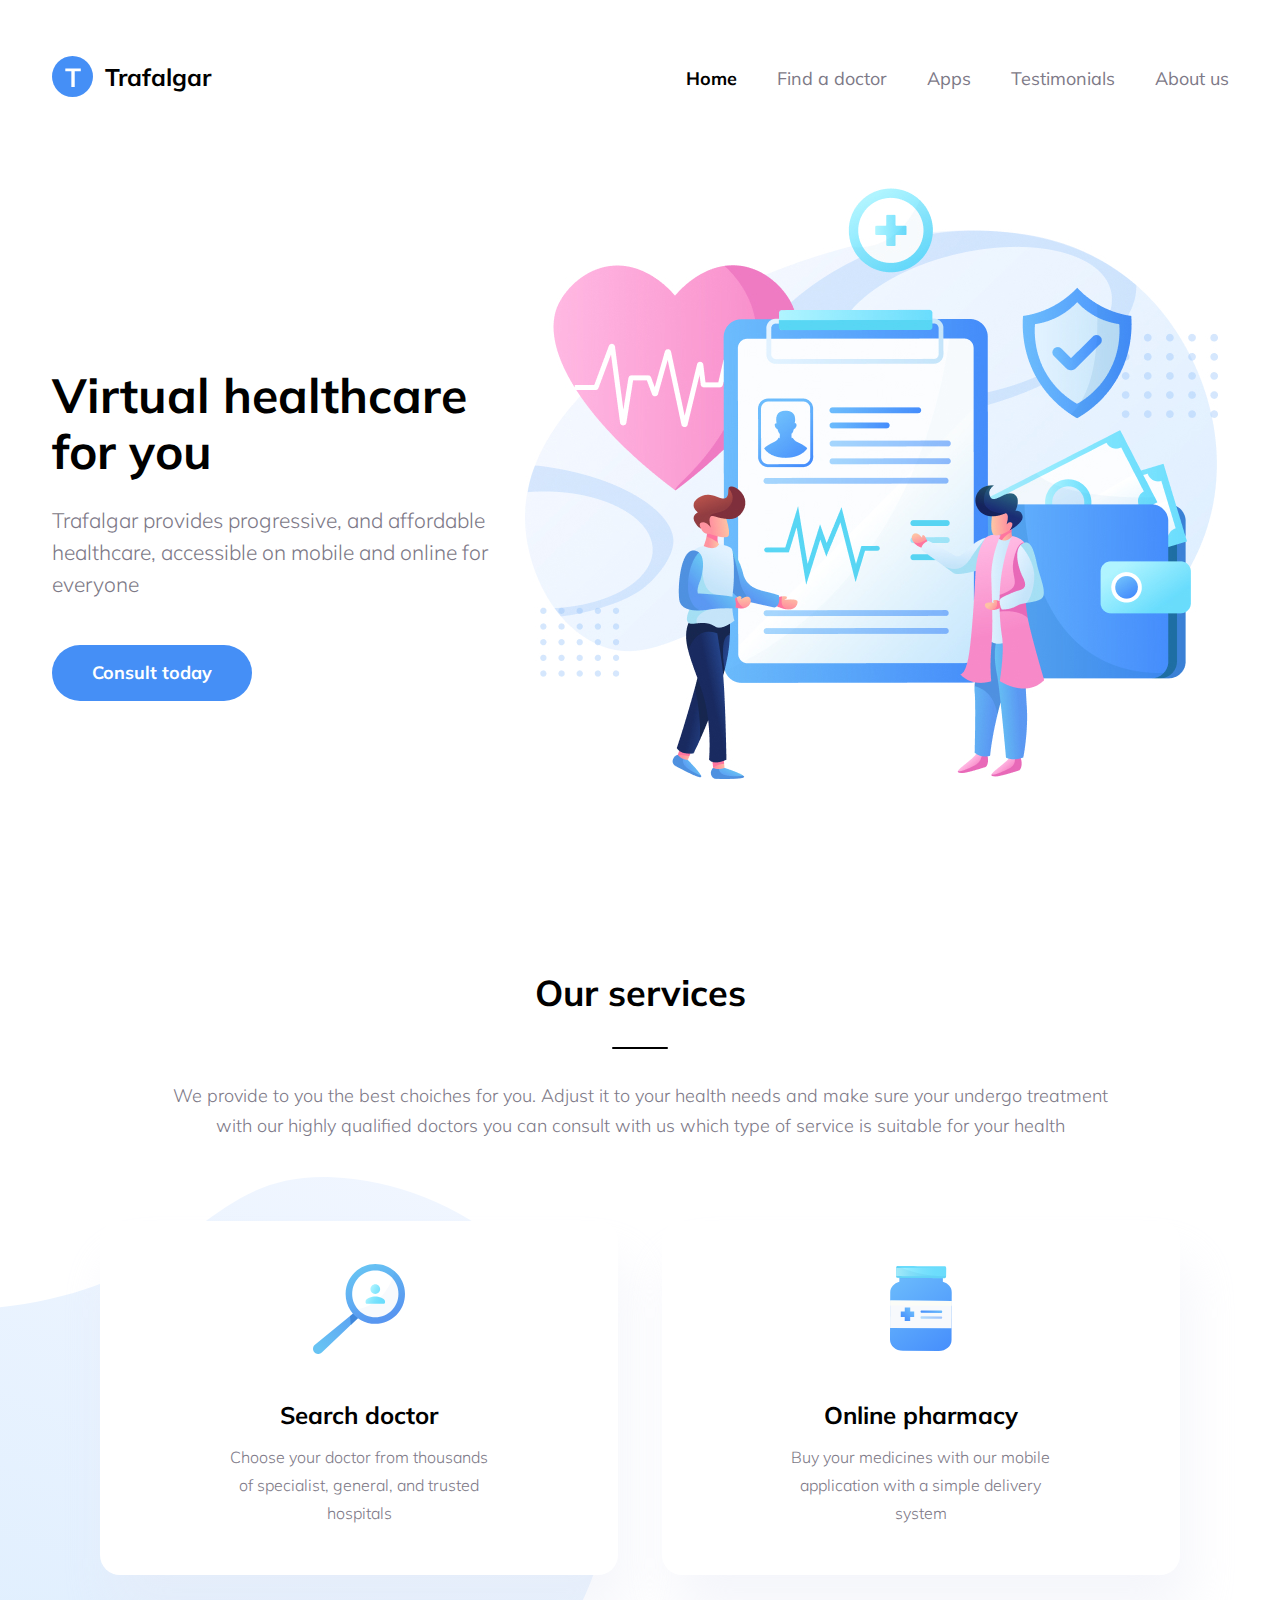
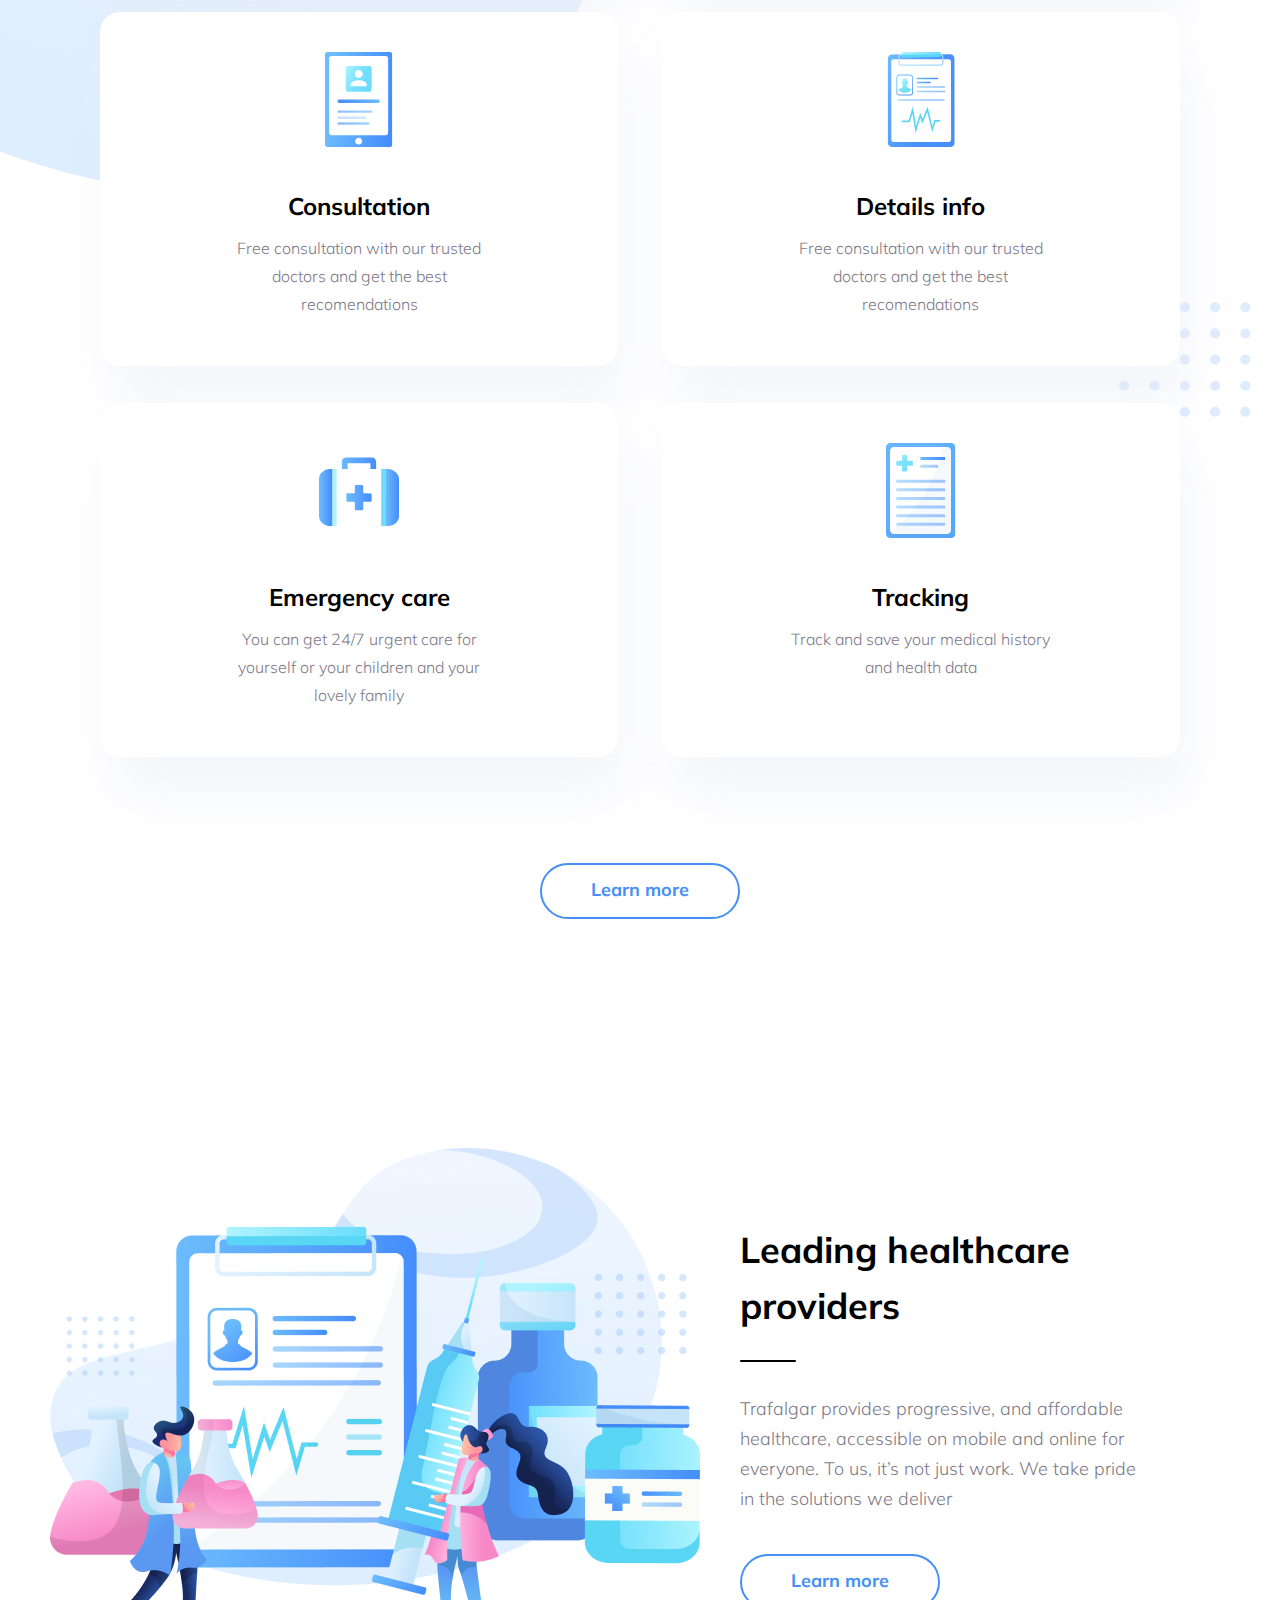
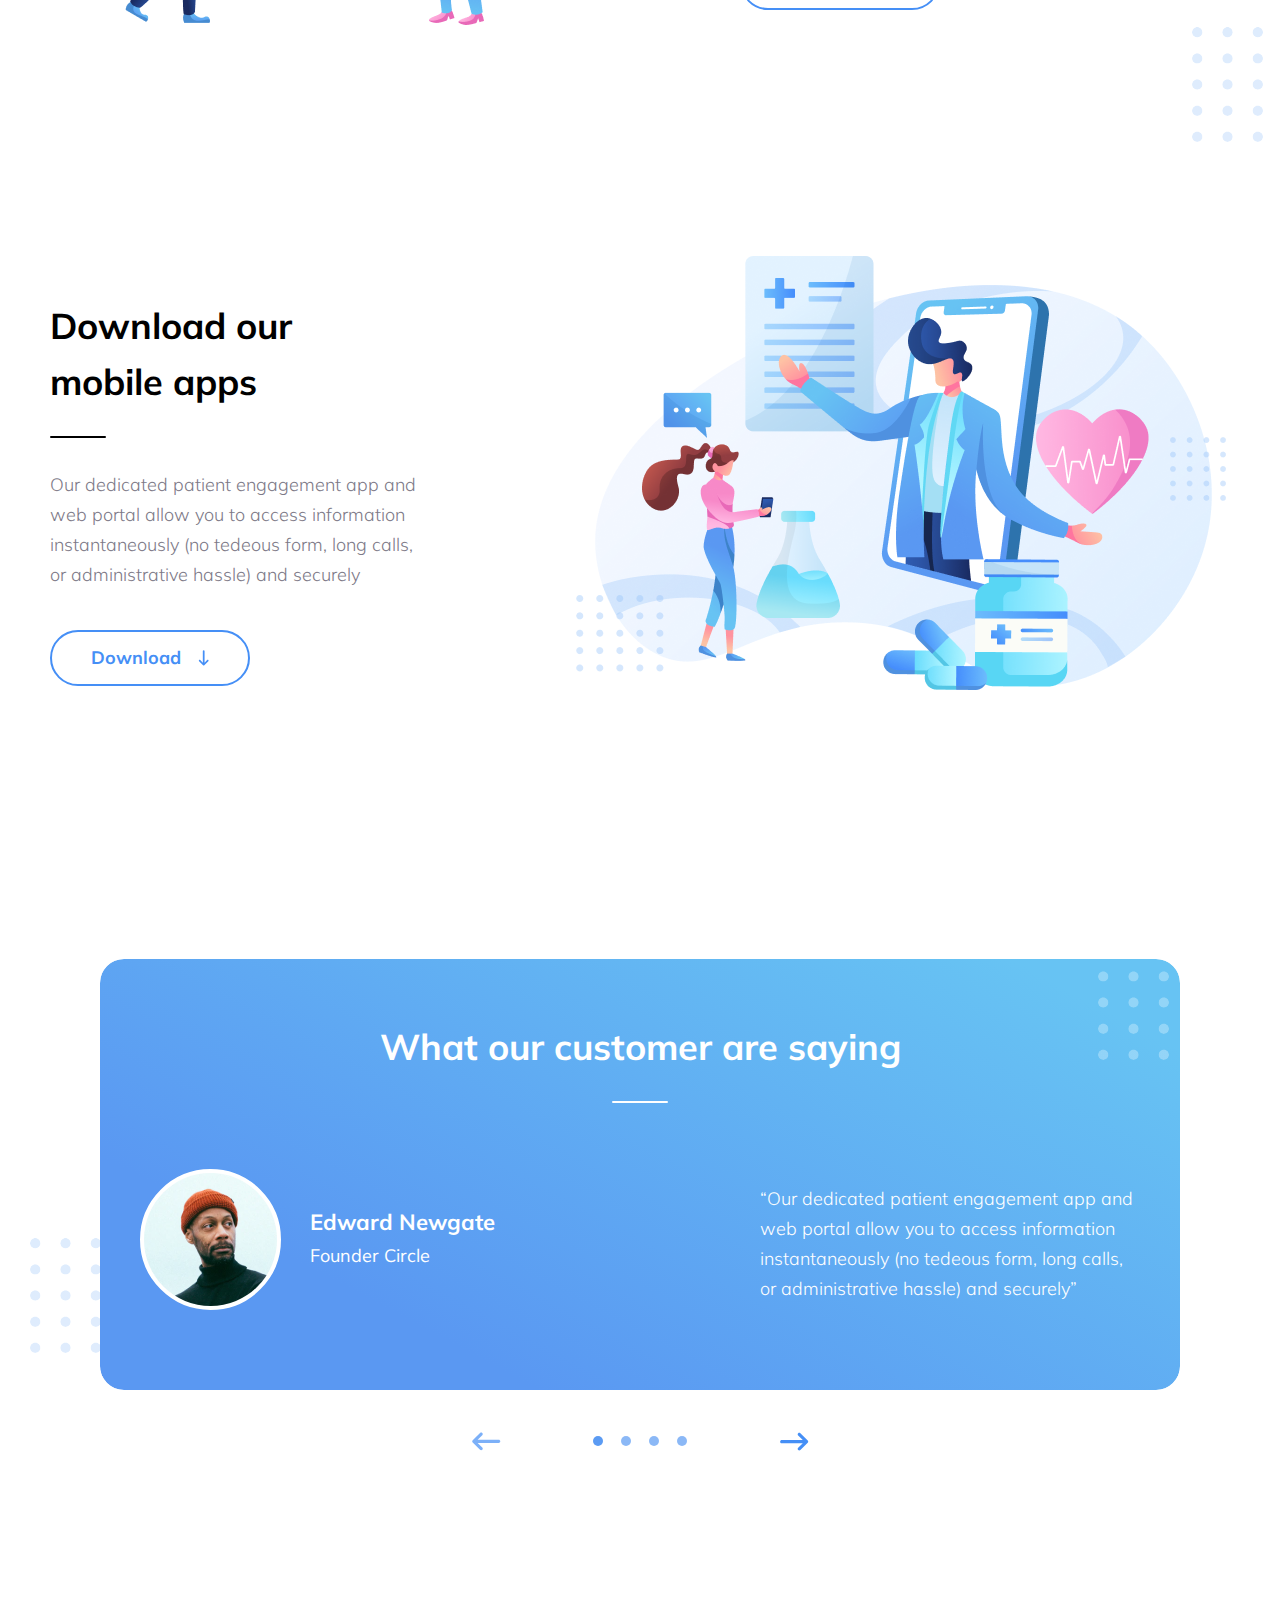
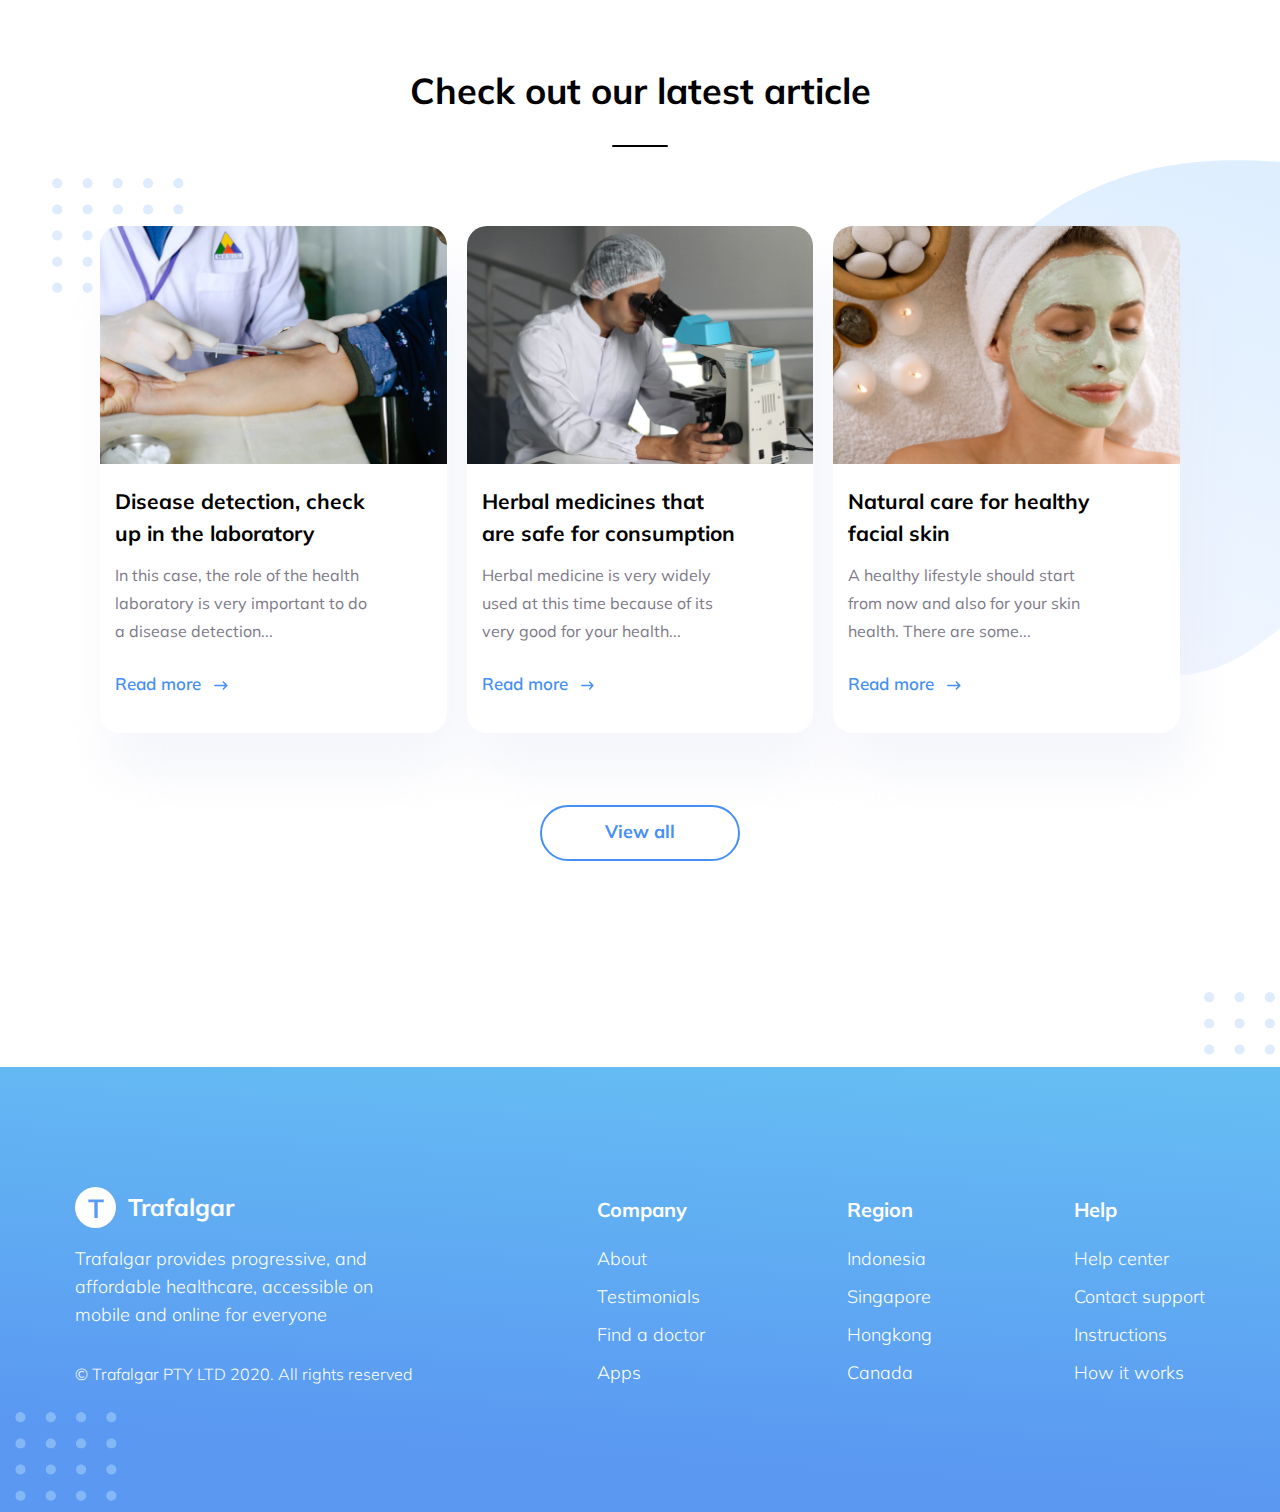
<file: trafalgarLanding/index.html>
<!doctype html><html lang="en"><head><meta charset="UTF-8"/><meta http-equiv="X-UA-Compatible" content="IE=edge"/><meta name="viewport" content="width=device-width,initial-scale=1"/><title>Trafalgar</title><link rel="preconnect" href="https://fonts.googleapis.com"/><link rel="preconnect" href="https://fonts.gstatic.com" crossorigin/><link href="https://fonts.googleapis.com/css2?family=Mulish:wght@300;400;600;700&display=swap" rel="stylesheet"/><link rel="shortcut icon" href="assets/favicon.ico"><link rel="icon" type="image/png" sizes="16x16" href="assets/favicon-16x16.png"><link rel="icon" type="image/png" sizes="32x32" href="assets/favicon-32x32.png"><link rel="icon" type="image/png" sizes="48x48" href="assets/favicon-48x48.png"><link rel="manifest" href="assets/manifest.json"><meta name="mobile-web-app-capable" content="yes"><meta name="theme-color" content="#fff"><meta name="application-name" content="trafalgar"><link rel="apple-touch-icon" sizes="57x57" href="assets/apple-touch-icon-57x57.png"><link rel="apple-touch-icon" sizes="60x60" href="assets/apple-touch-icon-60x60.png"><link rel="apple-touch-icon" sizes="72x72" href="assets/apple-touch-icon-72x72.png"><link rel="apple-touch-icon" sizes="76x76" href="assets/apple-touch-icon-76x76.png"><link rel="apple-touch-icon" sizes="114x114" href="assets/apple-touch-icon-114x114.png"><link rel="apple-touch-icon" sizes="120x120" href="assets/apple-touch-icon-120x120.png"><link rel="apple-touch-icon" sizes="144x144" href="assets/apple-touch-icon-144x144.png"><link rel="apple-touch-icon" sizes="152x152" href="assets/apple-touch-icon-152x152.png"><link rel="apple-touch-icon" sizes="167x167" href="assets/apple-touch-icon-167x167.png"><link rel="apple-touch-icon" sizes="180x180" href="assets/apple-touch-icon-180x180.png"><link rel="apple-touch-icon" sizes="1024x1024" href="assets/apple-touch-icon-1024x1024.png"><meta name="apple-mobile-web-app-capable" content="yes"><meta name="apple-mobile-web-app-status-bar-style" content="black-translucent"><meta name="apple-mobile-web-app-title" content="trafalgar"><link rel="apple-touch-startup-image" media="(device-width: 320px) and (device-height: 568px) and (-webkit-device-pixel-ratio: 2) and (orientation: portrait)" href="assets/apple-touch-startup-image-640x1136.png"><link rel="apple-touch-startup-image" media="(device-width: 375px) and (device-height: 667px) and (-webkit-device-pixel-ratio: 2) and (orientation: portrait)" href="assets/apple-touch-startup-image-750x1334.png"><link rel="apple-touch-startup-image" media="(device-width: 414px) and (device-height: 896px) and (-webkit-device-pixel-ratio: 2) and (orientation: portrait)" href="assets/apple-touch-startup-image-828x1792.png"><link rel="apple-touch-startup-image" media="(device-width: 375px) and (device-height: 812px) and (-webkit-device-pixel-ratio: 3) and (orientation: portrait)" href="assets/apple-touch-startup-image-1125x2436.png"><link rel="apple-touch-startup-image" media="(device-width: 414px) and (device-height: 736px) and (-webkit-device-pixel-ratio: 3) and (orientation: portrait)" href="assets/apple-touch-startup-image-1242x2208.png"><link rel="apple-touch-startup-image" media="(device-width: 414px) and (device-height: 896px) and (-webkit-device-pixel-ratio: 3) and (orientation: portrait)" href="assets/apple-touch-startup-image-1242x2688.png"><link rel="apple-touch-startup-image" media="(device-width: 768px) and (device-height: 1024px) and (-webkit-device-pixel-ratio: 2) and (orientation: portrait)" href="assets/apple-touch-startup-image-1536x2048.png"><link rel="apple-touch-startup-image" media="(device-width: 834px) and (device-height: 1112px) and (-webkit-device-pixel-ratio: 2) and (orientation: portrait)" href="assets/apple-touch-startup-image-1668x2224.png"><link rel="apple-touch-startup-image" media="(device-width: 834px) and (device-height: 1194px) and (-webkit-device-pixel-ratio: 2) and (orientation: portrait)" href="assets/apple-touch-startup-image-1668x2388.png"><link rel="apple-touch-startup-image" media="(device-width: 1024px) and (device-height: 1366px) and (-webkit-device-pixel-ratio: 2) and (orientation: portrait)" href="assets/apple-touch-startup-image-2048x2732.png"><link rel="apple-touch-startup-image" media="(device-width: 810px) and (device-height: 1080px) and (-webkit-device-pixel-ratio: 2) and (orientation: portrait)" href="assets/apple-touch-startup-image-1620x2160.png"><link rel="apple-touch-startup-image" media="(device-width: 320px) and (device-height: 568px) and (-webkit-device-pixel-ratio: 2) and (orientation: landscape)" href="assets/apple-touch-startup-image-1136x640.png"><link rel="apple-touch-startup-image" media="(device-width: 375px) and (device-height: 667px) and (-webkit-device-pixel-ratio: 2) and (orientation: landscape)" href="assets/apple-touch-startup-image-1334x750.png"><link rel="apple-touch-startup-image" media="(device-width: 414px) and (device-height: 896px) and (-webkit-device-pixel-ratio: 2) and (orientation: landscape)" href="assets/apple-touch-startup-image-1792x828.png"><link rel="apple-touch-startup-image" media="(device-width: 375px) and (device-height: 812px) and (-webkit-device-pixel-ratio: 3) and (orientation: landscape)" href="assets/apple-touch-startup-image-2436x1125.png"><link rel="apple-touch-startup-image" media="(device-width: 414px) and (device-height: 736px) and (-webkit-device-pixel-ratio: 3) and (orientation: landscape)" href="assets/apple-touch-startup-image-2208x1242.png"><link rel="apple-touch-startup-image" media="(device-width: 414px) and (device-height: 896px) and (-webkit-device-pixel-ratio: 3) and (orientation: landscape)" href="assets/apple-touch-startup-image-2688x1242.png"><link rel="apple-touch-startup-image" media="(device-width: 768px) and (device-height: 1024px) and (-webkit-device-pixel-ratio: 2) and (orientation: landscape)" href="assets/apple-touch-startup-image-2048x1536.png"><link rel="apple-touch-startup-image" media="(device-width: 834px) and (device-height: 1112px) and (-webkit-device-pixel-ratio: 2) and (orientation: landscape)" href="assets/apple-touch-startup-image-2224x1668.png"><link rel="apple-touch-startup-image" media="(device-width: 834px) and (device-height: 1194px) and (-webkit-device-pixel-ratio: 2) and (orientation: landscape)" href="assets/apple-touch-startup-image-2388x1668.png"><link rel="apple-touch-startup-image" media="(device-width: 1024px) and (device-height: 1366px) and (-webkit-device-pixel-ratio: 2) and (orientation: landscape)" href="assets/apple-touch-startup-image-2732x2048.png"><link rel="apple-touch-startup-image" media="(device-width: 810px) and (device-height: 1080px) and (-webkit-device-pixel-ratio: 2) and (orientation: landscape)" href="assets/apple-touch-startup-image-2160x1620.png"><link rel="icon" type="image/png" sizes="228x228" href="assets/coast-228x228.png"><meta name="msapplication-TileColor" content="#fff"><meta name="msapplication-TileImage" content="assets/mstile-144x144.png"><meta name="msapplication-config" content="assets/browserconfig.xml"><link rel="yandex-tableau-widget" href="assets/yandex-browser-manifest.json"><script defer="defer" src="bundle.8413.js"></script><link href="main.0181.css" rel="stylesheet"></head><body class="container"><header class="header"><a href="#" class="logo"><img src="img/logo.8599.svg" alt="logo" class="logo__img"/><div class="logo__name">Trafalgar</div></a><nav class="header__nav"><ul class="header__menu header__menu--hidden"><li class="header__item"><a href="#" class="header__link header__link_active">Home</a></li><li class="header__item"><a href="#" class="header__link">Find a doctor</a></li><li class="header__item"><a href="#" class="header__link">Apps</a></li><li class="header__item"><a href="#" class="header__link">Testimonials</a></li><li class="header__item"><a href="#" class="header__link">About us</a></li></ul></nav><button class="header__menu-button"><img src="img/menu.de21.svg" alt="menu" class="header__menu-icon"/></button></header><main class="main"><section class="intro"><div class="intro__section"><div class="intro__content"><h1 class="intro__heading">Virtual healthcare for you</h1><p class="intro__text">Trafalgar provides progressive, and affordable healthcare, accessible on mobile and online for everyone</p><a href="#" class="intro__button intro__button--desktop">Consult today</a></div><div class="intro__img-wrapper"><img src="img/intro__img.1e42.jpg" alt="" class="intro__img"/></div><a href="#" class="intro__button intro__button--mobile">Consult today</a></div></section><section class="services"><div class="services__section"><div class="subheading"><h2 class="subheading__text">Our services</h2><hr class="subheading__line"/></div><p class="services__text primary-text">We provide to you the best choiches for you. Adjust it to your health needs and make sure your undergo treatment with our highly qualified doctors you can consult with us which type of service is suitable for your health</p><div class="services__cards"><div class="simple-card"><div class="simple-card__icon-box"><img src="img/icon-1.cab1.svg" alt="" class="simple-card__icon"/></div><h3 class="simple-card__heading">Search doctor</h3><p class="simple-card__text">Choose your doctor from thousands of specialist, general, and trusted hospitals</p></div><div class="simple-card"><div class="simple-card__icon-box"><img src="img/icon-2.618c.svg" alt="" class="simple-card__icon"/></div><h3 class="simple-card__heading">Online pharmacy</h3><p class="simple-card__text">Buy your medicines with our mobile application with a simple delivery system</p></div><div class="simple-card"><div class="simple-card__icon-box"><img src="img/icon-3.b1af.svg" alt="" class="simple-card__icon"/></div><h3 class="simple-card__heading">Consultation</h3><p class="simple-card__text">Free consultation with our trusted doctors and get the best recomendations</p></div><div class="simple-card"><div class="simple-card__icon-box"><img src="img/icon-4.2761.svg" alt="" class="simple-card__icon"/></div><h3 class="simple-card__heading">Details info</h3><p class="simple-card__text">Free consultation with our trusted doctors and get the best recomendations</p></div><div class="simple-card"><div class="simple-card__icon-box"><img src="img/icon-5.fce4.svg" alt="" class="simple-card__icon"/></div><h3 class="simple-card__heading">Emergency care</h3><p class="simple-card__text">You can get 24/7 urgent care for yourself or your children and your lovely family</p></div><div class="simple-card"><div class="simple-card__icon-box"><img src="img/icon-6.a240.svg" alt="" class="simple-card__icon"/></div><h3 class="simple-card__heading">Tracking</h3><p class="simple-card__text">Track and save your medical history and health data</p></div></div><a href="#" class="button">Learn more</a></div></section><section class="providers"><div class="providers__img-wrapper"><img src="img/providers__img.374a.png" alt="" class="providers__img"/></div><div class="providers__content"><div class="subheading subheading--left"><h2 class="subheading__text">Leading healthcare providers</h2><hr class="subheading__line"/></div><p class="primary-text">Trafalgar provides progressive, and affordable healthcare, accessible on mobile and online for everyone. To us, it’s not just work. We take pride in the solutions we deliver</p><a href="#" class="providers__button providers__button--desktop button">Learn more</a></div><a href="#" class="providers__button providers__button--mobile button">Learn more</a></section><section class="apps"><div class="apps__section"><div class="apps__content"><div class="subheading subheading--left"><h2 class="apps__subheading subheading__text">Download our mobile apps</h2><hr class="subheading__line"/></div><p class="primary-text">Our dedicated patient engagement app and web portal allow you to access information instantaneously (no tedeous form, long calls, or administrative hassle) and securely</p><a href="#" class="apps__button apps__button--desktop button">Download <img src="img/down-arrow.b51c.svg" alt="" class="apps__down-arrow"/></a></div><div class="apps__img-wrapper"><img src="img/apps__img.017c.png" alt="" class="apps__img"/></div><a href="#" class="apps__button apps__button--mobile button">Download <img src="img/down-arrow.b51c.svg" alt="" class="apps__down-arrow"/></a></div></section><section class="reviews"><div class="reviews__section"><div class="reviews__window"><div class="reviews__container"><div class="reviews__box"><div class="subheading subheading--light"><h2 class="subheading__text">What our customer are saying</h2><hr class="subheading__line"/></div><div class="reviews__content"><div class="reviews__person-box"><img src="img/reviews__img-1.a5c5.png" alt="Person photo" class="reviews__photo"/><div class="reviews__person"><div class="reviews__name">Edward Newgate</div><div class="reviews__description">Founder Circle</div></div></div><p class="reviews__text primary-text">“Our dedicated patient engagement app and web portal allow you to access information instantaneously (no tedeous form, long calls, or administrative hassle) and securely”</p></div></div><div class="reviews__box"><div class="subheading subheading--light"><h2 class="subheading__text">What our customer are saying</h2><hr class="subheading__line"/></div><div class="reviews__content"><div class="reviews__person-box"><img src="img/reviews__img-2.e1d6.png" alt="Person photo" class="reviews__photo"/><div class="reviews__person"><div class="reviews__name">John Smith</div><div class="reviews__description">Founder Circle</div></div></div><p class="reviews__text primary-text">“Our dedicated patient engagement app and web portal allow you to access information instantaneously (no tedeous form, long calls, or administrative hassle) and securely”</p></div></div><div class="reviews__box"><div class="subheading subheading--light"><h2 class="subheading__text">What our customer are saying</h2><hr class="subheading__line"/></div><div class="reviews__content"><div class="reviews__person-box"><img src="img/reviews__img-3.4980.png" alt="Person photo" class="reviews__photo"/><div class="reviews__person"><div class="reviews__name">Barack Obama</div><div class="reviews__description">Founder Circle</div></div></div><p class="reviews__text primary-text">“Our dedicated patient engagement app and web portal allow you to access information instantaneously (no tedeous form, long calls, or administrative hassle) and securely”</p></div></div><div class="reviews__box"><div class="subheading subheading--light"><h2 class="subheading__text">What our customer are saying</h2><hr class="subheading__line"/></div><div class="reviews__content"><div class="reviews__person-box"><img src="img/reviews__img-4.4ab9.png" alt="Person photo" class="reviews__photo"/><div class="reviews__person"><div class="reviews__name">Donald Trump</div><div class="reviews__description">Founder Circle</div></div></div><p class="reviews__text primary-text">“Our dedicated patient engagement app and web portal allow you to access information instantaneously (no tedeous form, long calls, or administrative hassle) and securely”</p></div></div></div></div><div class="reviews__navigation"><button class="reviews__arrow reviews__back"><img src="img/back-arrow.bccf.svg" alt="Back arrow"/></button><div class="reviews__selection"><button class="reviews__selector reviews__selector--active"><img src="img/review__selector.20b6.svg" alt="Page selector"/></button> <button class="reviews__selector"><img src="img/review__selector.20b6.svg" alt="Page selector"/></button> <button class="reviews__selector"><img src="img/review__selector.20b6.svg" alt="Page selector"/></button> <button class="reviews__selector"><img src="img/review__selector.20b6.svg" alt="Page selector"/></button></div><button class="reviews__arrow reviews__arrow--active reviews__forward"><img src="img/forward-arrow.df7f.svg" alt="Forward arrow"/></button></div></div></section><section class="articles"><div class="articles__section"><div class="subheading subheading"><h2 class="subheading__text">Check out our latest article</h2><hr class="subheading__line"/></div><div class="articles__cards"><div class="full-card"><img src="img/card-1.9309.png" alt="injection photo" class="full-card__img"/><h3 class="full-card__heading">Disease detection, check up in the laboratory</h3><p class="full-card__text">In this case, the role of the health laboratory is very important to do a disease detection...</p><a href="#" class="full-card__link">Read more <img src="img/forward-arrow.df7f.svg" alt="" class="full-card__forward-arrow"/></a></div><div class="full-card"><img src="img/card-2.6234.png" alt="scientist photo" class="full-card__img"/><h3 class="full-card__heading">Herbal medicines that are safe for consumption</h3><p class="full-card__text">Herbal medicine is very widely used at this time because of its very good for your health...</p><a href="#" class="full-card__link">Read more <img src="img/forward-arrow.df7f.svg" alt="" class="full-card__forward-arrow"/></a></div><div class="full-card"><img src="img/card-3.6871.png" alt="face mask photo" class="full-card__img"/><h3 class="full-card__heading">Natural care for healthy facial skin</h3><p class="full-card__text">A healthy lifestyle should start from now and also for your skin health. There are some...</p><a href="#" class="full-card__link">Read more <img src="img/forward-arrow.df7f.svg" alt="" class="full-card__forward-arrow"/></a></div></div><a href="#" class="button">View all</a></div></section></main><footer class="footer"><div class="footer__content"><div class="footer__info"><div class="logo"><img src="img/logo--white.0987.svg" alt="logo" class="logo__img"/><div class="logo__name logo__name--white">Trafalgar</div></div><p class="footer__description">Trafalgar provides progressive, and affordable healthcare, accessible on mobile and online for everyone</p><p class="footer__copyright">© Trafalgar PTY LTD 2020. All rights reserved</p></div><ul class="footer__nav"><li class="footer__heading">Company</li><li class="footer__item"><a href="#" class="footer__link">About</a></li><li class="footer__item"><a href="#" class="footer__link">Testimonials</a></li><li class="footer__item"><a href="#" class="footer__link">Find a doctor</a></li><li class="footer__item"><a href="#" class="footer__link">Apps</a></li></ul><ul class="footer__nav"><li class="footer__heading">Region</li><li class="footer__item"><a href="#" class="footer__link">Indonesia</a></li><li class="footer__item"><a href="#" class="footer__link">Singapore</a></li><li class="footer__item"><a href="#" class="footer__link">Hongkong</a></li><li class="footer__item"><a href="#" class="footer__link">Canada</a></li></ul><ul class="footer__nav"><li class="footer__heading">Help</li><li class="footer__item"><a href="#" class="footer__link">Help center</a></li><li class="footer__item"><a href="#" class="footer__link">Contact support</a></li><li class="footer__item"><a href="#" class="footer__link">Instructions</a></li><li class="footer__item"><a href="#" class="footer__link">How it works</a></li></ul></div></footer></body></html>
</file>
<file: style.css>
.vh-90 {
  height: 90vh;
}

input::-webkit-outer-spin-button,
input::-webkit-inner-spin-button {
  -webkit-appearance: none;
  margin: 0;
}

/* Firefox */
input[type=number] {
  -moz-appearance: textfield;
}
</file>
<file: autoLUT/assets/index-poQNYGf7.css>
@layer properties{@supports (((-webkit-hyphens:none)) and (not (margin-trim:inline))) or ((-moz-orient:inline) and (not (color:rgb(from red r g b)))){*,:before,:after,::backdrop{--tw-rotate-x:initial;--tw-rotate-y:initial;--tw-rotate-z:initial;--tw-skew-x:initial;--tw-skew-y:initial;--tw-border-style:solid;--tw-leading:initial;--tw-font-weight:initial;--tw-tracking:initial;--tw-shadow:0 0 #0000;--tw-shadow-color:initial;--tw-shadow-alpha:100%;--tw-inset-shadow:0 0 #0000;--tw-inset-shadow-color:initial;--tw-inset-shadow-alpha:100%;--tw-ring-color:initial;--tw-ring-shadow:0 0 #0000;--tw-inset-ring-color:initial;--tw-inset-ring-shadow:0 0 #0000;--tw-ring-inset:initial;--tw-ring-offset-width:0px;--tw-ring-offset-color:#fff;--tw-ring-offset-shadow:0 0 #0000;--tw-outline-style:solid;--tw-blur:initial;--tw-brightness:initial;--tw-contrast:initial;--tw-grayscale:initial;--tw-hue-rotate:initial;--tw-invert:initial;--tw-opacity:initial;--tw-saturate:initial;--tw-sepia:initial;--tw-drop-shadow:initial;--tw-drop-shadow-color:initial;--tw-drop-shadow-alpha:100%;--tw-drop-shadow-size:initial;--tw-translate-x:0;--tw-translate-y:0;--tw-translate-z:0;--tw-animation-delay:0s;--tw-animation-direction:normal;--tw-animation-duration:initial;--tw-animation-fill-mode:none;--tw-animation-iteration-count:1;--tw-enter-blur:0;--tw-enter-opacity:1;--tw-enter-rotate:0;--tw-enter-scale:1;--tw-enter-translate-x:0;--tw-enter-translate-y:0;--tw-exit-blur:0;--tw-exit-opacity:1;--tw-exit-rotate:0;--tw-exit-scale:1;--tw-exit-translate-x:0;--tw-exit-translate-y:0}}}@layer theme{:root,:host{--font-mono:ui-monospace, SFMono-Regular, Menlo, Monaco, Consolas, "Liberation Mono", "Courier New", monospace;--color-black:#000;--color-white:#fff;--spacing:.25rem;--container-lg:32rem;--container-7xl:80rem;--text-xs:.75rem;--text-xs--line-height:calc(1 / .75);--text-sm:.875rem;--text-sm--line-height:calc(1.25 / .875);--text-base:1rem;--text-base--line-height: 1.5 ;--text-lg:1.125rem;--text-lg--line-height:calc(1.75 / 1.125);--text-2xl:1.5rem;--text-2xl--line-height:calc(2 / 1.5);--font-weight-medium:500;--font-weight-bold:700;--tracking-tight:-.025em;--leading-snug:1.375;--radius-md:calc(var(--radius) * .8);--animate-pulse:pulse 2s cubic-bezier(.4, 0, .6, 1) infinite;--default-transition-duration:.15s;--default-transition-timing-function:cubic-bezier(.4, 0, .2, 1);--default-font-family:"Geist Variable", sans-serif;--default-mono-font-family:var(--font-mono)}}@layer base{*,:after,:before,::backdrop{box-sizing:border-box;border:0 solid;margin:0;padding:0}::file-selector-button{box-sizing:border-box;border:0 solid;margin:0;padding:0}html,:host{-webkit-text-size-adjust:100%;tab-size:4;line-height:1.5;font-family:var(--default-font-family,ui-sans-serif, system-ui, sans-serif, "Apple Color Emoji", "Segoe UI Emoji", "Segoe UI Symbol", "Noto Color Emoji");font-feature-settings:var(--default-font-feature-settings,normal);font-variation-settings:var(--default-font-variation-settings,normal);-webkit-tap-highlight-color:transparent}hr{height:0;color:inherit;border-top-width:1px}abbr:where([title]){-webkit-text-decoration:underline dotted;text-decoration:underline dotted}h1,h2,h3,h4,h5,h6{font-size:inherit;font-weight:inherit}a{color:inherit;-webkit-text-decoration:inherit;text-decoration:inherit}b,strong{font-weight:bolder}code,kbd,samp,pre{font-family:var(--default-mono-font-family,ui-monospace, SFMono-Regular, Menlo, Monaco, Consolas, "Liberation Mono", "Courier New", monospace);font-feature-settings:var(--default-mono-font-feature-settings,normal);font-variation-settings:var(--default-mono-font-variation-settings,normal);font-size:1em}small{font-size:80%}sub,sup{vertical-align:baseline;font-size:75%;line-height:0;position:relative}sub{bottom:-.25em}sup{top:-.5em}table{text-indent:0;border-color:inherit;border-collapse:collapse}:-moz-focusring{outline:auto}progress{vertical-align:baseline}summary{display:list-item}ol,ul,menu{list-style:none}img,svg,video,canvas,audio,iframe,embed,object{vertical-align:middle;display:block}img,video{max-width:100%;height:auto}button,input,select,optgroup,textarea{font:inherit;font-feature-settings:inherit;font-variation-settings:inherit;letter-spacing:inherit;color:inherit;opacity:1;background-color:#0000;border-radius:0}::file-selector-button{font:inherit;font-feature-settings:inherit;font-variation-settings:inherit;letter-spacing:inherit;color:inherit;opacity:1;background-color:#0000;border-radius:0}:where(select:is([multiple],[size])) optgroup{font-weight:bolder}:where(select:is([multiple],[size])) optgroup option{padding-inline-start:20px}::file-selector-button{margin-inline-end:4px}::placeholder{opacity:1}@supports (not ((-webkit-appearance:-apple-pay-button))) or (contain-intrinsic-size:1px){::placeholder{color:currentColor}@supports (color:color-mix(in lab,red,red)){::placeholder{color:color-mix(in oklab,currentcolor 50%,transparent)}}}textarea{resize:vertical}::-webkit-search-decoration{-webkit-appearance:none}::-webkit-date-and-time-value{min-height:1lh;text-align:inherit}::-webkit-datetime-edit{display:inline-flex}::-webkit-datetime-edit-fields-wrapper{padding:0}::-webkit-datetime-edit{padding-block:0}::-webkit-datetime-edit-year-field{padding-block:0}::-webkit-datetime-edit-month-field{padding-block:0}::-webkit-datetime-edit-day-field{padding-block:0}::-webkit-datetime-edit-hour-field{padding-block:0}::-webkit-datetime-edit-minute-field{padding-block:0}::-webkit-datetime-edit-second-field{padding-block:0}::-webkit-datetime-edit-millisecond-field{padding-block:0}::-webkit-datetime-edit-meridiem-field{padding-block:0}::-webkit-calendar-picker-indicator{line-height:1}:-moz-ui-invalid{box-shadow:none}button,input:where([type=button],[type=reset],[type=submit]){appearance:button}::file-selector-button{appearance:button}::-webkit-inner-spin-button{height:auto}::-webkit-outer-spin-button{height:auto}[hidden]:where(:not([hidden=until-found])){display:none!important}*{border-color:var(--border);outline-color:var(--ring)}@supports (color:color-mix(in lab,red,red)){*{outline-color:color-mix(in oklab,var(--ring) 50%,transparent)}}body{background-color:var(--background);color:var(--foreground)}html{font-family:Geist Variable,sans-serif}}@layer components;@layer utilities{.\@container\/card-header{container:card-header/inline-size}.absolute{position:absolute}.relative{position:relative}.top-2{top:calc(var(--spacing) * 2)}.right-2{right:calc(var(--spacing) * 2)}.left-2{left:calc(var(--spacing) * 2)}.col-start-2{grid-column-start:2}.row-span-2{grid-row:span 2/span 2}.row-start-1{grid-row-start:1}.mx-auto{margin-inline:auto}.mt-1{margin-top:calc(var(--spacing) * 1)}.mt-3{margin-top:calc(var(--spacing) * 3)}.mb-4{margin-bottom:calc(var(--spacing) * 4)}.mb-8{margin-bottom:calc(var(--spacing) * 8)}.block{display:block}.flex{display:flex}.grid{display:grid}.hidden{display:none}.inline-flex{display:inline-flex}.aspect-\[4\/3\]{aspect-ratio:4/3}.size-3\.5{width:calc(var(--spacing) * 3.5);height:calc(var(--spacing) * 3.5)}.size-4{width:calc(var(--spacing) * 4);height:calc(var(--spacing) * 4)}.size-6{width:calc(var(--spacing) * 6);height:calc(var(--spacing) * 6)}.size-7{width:calc(var(--spacing) * 7);height:calc(var(--spacing) * 7)}.size-8{width:calc(var(--spacing) * 8);height:calc(var(--spacing) * 8)}.size-9{width:calc(var(--spacing) * 9);height:calc(var(--spacing) * 9)}.size-10{width:calc(var(--spacing) * 10);height:calc(var(--spacing) * 10)}.h-6{height:calc(var(--spacing) * 6)}.h-7{height:calc(var(--spacing) * 7)}.h-8{height:calc(var(--spacing) * 8)}.h-9{height:calc(var(--spacing) * 9)}.max-h-\[80vh\]{max-height:80vh}.min-h-screen{min-height:100vh}.w-full{width:100%}.max-w-7xl{max-width:var(--container-7xl)}.max-w-full{max-width:100%}.max-w-lg{max-width:var(--container-lg)}.shrink-0{flex-shrink:0}.transform{transform:var(--tw-rotate-x,) var(--tw-rotate-y,) var(--tw-rotate-z,) var(--tw-skew-x,) var(--tw-skew-y,)}.animate-pulse{animation:var(--animate-pulse)}.cursor-pointer{cursor:pointer}.auto-rows-min{grid-auto-rows:min-content}.grid-cols-2{grid-template-columns:repeat(2,minmax(0,1fr))}.flex-col{flex-direction:column}.items-center{align-items:center}.items-start{align-items:flex-start}.justify-between{justify-content:space-between}.justify-center{justify-content:center}.gap-1{gap:calc(var(--spacing) * 1)}.gap-1\.5{gap:calc(var(--spacing) * 1.5)}.gap-2{gap:calc(var(--spacing) * 2)}.gap-3{gap:calc(var(--spacing) * 3)}.gap-4{gap:calc(var(--spacing) * 4)}.self-start{align-self:flex-start}.justify-self-end{justify-self:flex-end}.truncate{text-overflow:ellipsis;white-space:nowrap;overflow:hidden}.overflow-auto{overflow:auto}.overflow-hidden{overflow:hidden}.rounded-\[min\(var\(--radius-md\)\,10px\)\]{border-radius:min(var(--radius-md),10px)}.rounded-\[min\(var\(--radius-md\)\,12px\)\]{border-radius:min(var(--radius-md),12px)}.rounded-full{border-radius:3.40282e38px}.rounded-lg{border-radius:var(--radius)}.rounded-md{border-radius:calc(var(--radius) * .8)}.rounded-none{border-radius:0}.rounded-xl{border-radius:calc(var(--radius) * 1.4)}.rounded-t-xl{border-top-left-radius:calc(var(--radius) * 1.4);border-top-right-radius:calc(var(--radius) * 1.4)}.rounded-b-xl{border-bottom-right-radius:calc(var(--radius) * 1.4);border-bottom-left-radius:calc(var(--radius) * 1.4)}.border{border-style:var(--tw-border-style);border-width:1px}.border-2{border-style:var(--tw-border-style);border-width:2px}.border-t{border-top-style:var(--tw-border-style);border-top-width:1px}.border-dashed{--tw-border-style:dashed;border-style:dashed}.border-border{border-color:var(--border)}.border-muted-foreground\/25{border-color:var(--muted-foreground)}@supports (color:color-mix(in lab,red,red)){.border-muted-foreground\/25{border-color:color-mix(in oklab,var(--muted-foreground) 25%,transparent)}}.border-primary{border-color:var(--primary)}.border-transparent{border-color:#0000}.border-white\/70{border-color:#ffffffb3}@supports (color:color-mix(in lab,red,red)){.border-white\/70{border-color:color-mix(in oklab,var(--color-white) 70%,transparent)}}.bg-background{background-color:var(--background)}.bg-black\/20{background-color:#0003}@supports (color:color-mix(in lab,red,red)){.bg-black\/20{background-color:color-mix(in oklab,var(--color-black) 20%,transparent)}}.bg-black\/40{background-color:#0006}@supports (color:color-mix(in lab,red,red)){.bg-black\/40{background-color:color-mix(in oklab,var(--color-black) 40%,transparent)}}.bg-card{background-color:var(--card)}.bg-destructive\/10{background-color:var(--destructive)}@supports (color:color-mix(in lab,red,red)){.bg-destructive\/10{background-color:color-mix(in oklab,var(--destructive) 10%,transparent)}}.bg-muted,.bg-muted\/30{background-color:var(--muted)}@supports (color:color-mix(in lab,red,red)){.bg-muted\/30{background-color:color-mix(in oklab,var(--muted) 30%,transparent)}}.bg-muted\/50{background-color:var(--muted)}@supports (color:color-mix(in lab,red,red)){.bg-muted\/50{background-color:color-mix(in oklab,var(--muted) 50%,transparent)}}.bg-primary,.bg-primary\/5{background-color:var(--primary)}@supports (color:color-mix(in lab,red,red)){.bg-primary\/5{background-color:color-mix(in oklab,var(--primary) 5%,transparent)}}.bg-secondary{background-color:var(--secondary)}.bg-clip-padding{background-clip:padding-box}.object-contain{object-fit:contain}.p-0{padding:calc(var(--spacing) * 0)}.p-4{padding:calc(var(--spacing) * 4)}.p-12{padding:calc(var(--spacing) * 12)}.px-2{padding-inline:calc(var(--spacing) * 2)}.px-2\.5{padding-inline:calc(var(--spacing) * 2.5)}.px-3{padding-inline:calc(var(--spacing) * 3)}.px-4{padding-inline:calc(var(--spacing) * 4)}.py-1{padding-block:calc(var(--spacing) * 1)}.py-2{padding-block:calc(var(--spacing) * 2)}.py-4{padding-block:calc(var(--spacing) * 4)}.py-8{padding-block:calc(var(--spacing) * 8)}.text-2xl{font-size:var(--text-2xl);line-height:var(--tw-leading,var(--text-2xl--line-height))}.text-base{font-size:var(--text-base);line-height:var(--tw-leading,var(--text-base--line-height))}.text-lg{font-size:var(--text-lg);line-height:var(--tw-leading,var(--text-lg--line-height))}.text-sm{font-size:var(--text-sm);line-height:var(--tw-leading,var(--text-sm--line-height))}.text-xs{font-size:var(--text-xs);line-height:var(--tw-leading,var(--text-xs--line-height))}.text-\[0\.8rem\]{font-size:.8rem}.leading-snug{--tw-leading:var(--leading-snug);line-height:var(--leading-snug)}.font-bold{--tw-font-weight:var(--font-weight-bold);font-weight:var(--font-weight-bold)}.font-medium{--tw-font-weight:var(--font-weight-medium);font-weight:var(--font-weight-medium)}.tracking-tight{--tw-tracking:var(--tracking-tight);letter-spacing:var(--tracking-tight)}.whitespace-nowrap{white-space:nowrap}.text-card-foreground{color:var(--card-foreground)}.text-destructive{color:var(--destructive)}.text-muted-foreground{color:var(--muted-foreground)}.text-primary{color:var(--primary)}.text-primary-foreground{color:var(--primary-foreground)}.text-secondary-foreground{color:var(--secondary-foreground)}.text-white{color:var(--color-white)}.underline-offset-4{text-underline-offset:4px}.opacity-0{opacity:0}.shadow{--tw-shadow:0 1px 3px 0 var(--tw-shadow-color,#0000001a), 0 1px 2px -1px var(--tw-shadow-color,#0000001a);box-shadow:var(--tw-inset-shadow),var(--tw-inset-ring-shadow),var(--tw-ring-offset-shadow),var(--tw-ring-shadow),var(--tw-shadow)}.ring-1{--tw-ring-shadow:var(--tw-ring-inset,) 0 0 0 calc(1px + var(--tw-ring-offset-width)) var(--tw-ring-color,currentcolor);box-shadow:var(--tw-inset-shadow),var(--tw-inset-ring-shadow),var(--tw-ring-offset-shadow),var(--tw-ring-shadow),var(--tw-shadow)}.ring-2{--tw-ring-shadow:var(--tw-ring-inset,) 0 0 0 calc(2px + var(--tw-ring-offset-width)) var(--tw-ring-color,currentcolor);box-shadow:var(--tw-inset-shadow),var(--tw-inset-ring-shadow),var(--tw-ring-offset-shadow),var(--tw-ring-shadow),var(--tw-shadow)}.ring-foreground\/10{--tw-ring-color:var(--foreground)}@supports (color:color-mix(in lab,red,red)){.ring-foreground\/10{--tw-ring-color:color-mix(in oklab, var(--foreground) 10%, transparent)}}.ring-primary{--tw-ring-color:var(--primary)}.outline{outline-style:var(--tw-outline-style);outline-width:1px}.sepia{--tw-sepia:sepia(100%);filter:var(--tw-blur,) var(--tw-brightness,) var(--tw-contrast,) var(--tw-grayscale,) var(--tw-hue-rotate,) var(--tw-invert,) var(--tw-saturate,) var(--tw-sepia,) var(--tw-drop-shadow,)}.filter{filter:var(--tw-blur,) var(--tw-brightness,) var(--tw-contrast,) var(--tw-grayscale,) var(--tw-hue-rotate,) var(--tw-invert,) var(--tw-saturate,) var(--tw-sepia,) var(--tw-drop-shadow,)}.transition-all{transition-property:all;transition-timing-function:var(--tw-ease,var(--default-transition-timing-function));transition-duration:var(--tw-duration,var(--default-transition-duration))}.transition-colors{transition-property:color,background-color,border-color,outline-color,text-decoration-color,fill,stroke,--tw-gradient-from,--tw-gradient-via,--tw-gradient-to;transition-timing-function:var(--tw-ease,var(--default-transition-timing-function));transition-duration:var(--tw-duration,var(--default-transition-duration))}.transition-opacity{transition-property:opacity;transition-timing-function:var(--tw-ease,var(--default-transition-timing-function));transition-duration:var(--tw-duration,var(--default-transition-duration))}.outline-none{--tw-outline-style:none;outline-style:none}.select-none{-webkit-user-select:none;user-select:none}@media(hover:hover){.group-hover\:opacity-100:is(:where(.group):hover *){opacity:1}}.group-data-\[size\=sm\]\/card\:p-3:is(:where(.group\/card)[data-size=sm] *){padding:calc(var(--spacing) * 3)}.group-data-\[size\=sm\]\/card\:px-3:is(:where(.group\/card)[data-size=sm] *){padding-inline:calc(var(--spacing) * 3)}.group-data-\[size\=sm\]\/card\:text-sm:is(:where(.group\/card)[data-size=sm] *){font-size:var(--text-sm);line-height:var(--tw-leading,var(--text-sm--line-height))}@media(hover:hover){.hover\:border-muted-foreground\/50:hover{border-color:var(--muted-foreground)}@supports (color:color-mix(in lab,red,red)){.hover\:border-muted-foreground\/50:hover{border-color:color-mix(in oklab,var(--muted-foreground) 50%,transparent)}}.hover\:bg-black\/60:hover{background-color:#0009}@supports (color:color-mix(in lab,red,red)){.hover\:bg-black\/60:hover{background-color:color-mix(in oklab,var(--color-black) 60%,transparent)}}.hover\:bg-destructive\/20:hover{background-color:var(--destructive)}@supports (color:color-mix(in lab,red,red)){.hover\:bg-destructive\/20:hover{background-color:color-mix(in oklab,var(--destructive) 20%,transparent)}}.hover\:bg-muted:hover{background-color:var(--muted)}.hover\:bg-secondary\/80:hover{background-color:var(--secondary)}@supports (color:color-mix(in lab,red,red)){.hover\:bg-secondary\/80:hover{background-color:color-mix(in oklab,var(--secondary) 80%,transparent)}}.hover\:text-foreground:hover{color:var(--foreground)}.hover\:underline:hover{text-decoration-line:underline}.hover\:ring-2:hover{--tw-ring-shadow:var(--tw-ring-inset,) 0 0 0 calc(2px + var(--tw-ring-offset-width)) var(--tw-ring-color,currentcolor);box-shadow:var(--tw-inset-shadow),var(--tw-inset-ring-shadow),var(--tw-ring-offset-shadow),var(--tw-ring-shadow),var(--tw-shadow)}.hover\:ring-primary\/50:hover{--tw-ring-color:var(--primary)}@supports (color:color-mix(in lab,red,red)){.hover\:ring-primary\/50:hover{--tw-ring-color:color-mix(in oklab, var(--primary) 50%, transparent)}}}.focus-visible\:border-destructive\/40:focus-visible{border-color:var(--destructive)}@supports (color:color-mix(in lab,red,red)){.focus-visible\:border-destructive\/40:focus-visible{border-color:color-mix(in oklab,var(--destructive) 40%,transparent)}}.focus-visible\:border-ring:focus-visible{border-color:var(--ring)}.focus-visible\:ring-3:focus-visible{--tw-ring-shadow:var(--tw-ring-inset,) 0 0 0 calc(3px + var(--tw-ring-offset-width)) var(--tw-ring-color,currentcolor);box-shadow:var(--tw-inset-shadow),var(--tw-inset-ring-shadow),var(--tw-ring-offset-shadow),var(--tw-ring-shadow),var(--tw-shadow)}.focus-visible\:ring-destructive\/20:focus-visible{--tw-ring-color:var(--destructive)}@supports (color:color-mix(in lab,red,red)){.focus-visible\:ring-destructive\/20:focus-visible{--tw-ring-color:color-mix(in oklab, var(--destructive) 20%, transparent)}}.focus-visible\:ring-ring\/50:focus-visible{--tw-ring-color:var(--ring)}@supports (color:color-mix(in lab,red,red)){.focus-visible\:ring-ring\/50:focus-visible{--tw-ring-color:color-mix(in oklab, var(--ring) 50%, transparent)}}.active\:translate-y-px:active{--tw-translate-y:1px;translate:var(--tw-translate-x) var(--tw-translate-y)}.disabled\:pointer-events-none:disabled{pointer-events:none}.disabled\:opacity-50:disabled{opacity:.5}:where([data-slot=button-group]) .in-data-\[slot\=button-group\]\:rounded-lg{border-radius:var(--radius)}.has-data-\[icon\=inline-end\]\:pr-1\.5:has([data-icon=inline-end]){padding-right:calc(var(--spacing) * 1.5)}.has-data-\[icon\=inline-end\]\:pr-2:has([data-icon=inline-end]){padding-right:calc(var(--spacing) * 2)}.has-data-\[icon\=inline-end\]\:pr-3:has([data-icon=inline-end]){padding-right:calc(var(--spacing) * 3)}.has-data-\[icon\=inline-start\]\:pl-1\.5:has([data-icon=inline-start]){padding-left:calc(var(--spacing) * 1.5)}.has-data-\[icon\=inline-start\]\:pl-2:has([data-icon=inline-start]){padding-left:calc(var(--spacing) * 2)}.has-data-\[icon\=inline-start\]\:pl-3:has([data-icon=inline-start]){padding-left:calc(var(--spacing) * 3)}.has-data-\[slot\=card-action\]\:grid-cols-\[1fr_auto\]:has([data-slot=card-action]){grid-template-columns:1fr auto}.has-data-\[slot\=card-description\]\:grid-rows-\[auto_auto\]:has([data-slot=card-description]){grid-template-rows:auto auto}.has-data-\[slot\=card-footer\]\:pb-0:has([data-slot=card-footer]){padding-bottom:calc(var(--spacing) * 0)}.has-\[\>img\:first-child\]\:pt-0:has(>img:first-child){padding-top:calc(var(--spacing) * 0)}.aria-expanded\:bg-muted[aria-expanded=true]{background-color:var(--muted)}.aria-expanded\:bg-secondary[aria-expanded=true]{background-color:var(--secondary)}.aria-expanded\:text-foreground[aria-expanded=true]{color:var(--foreground)}.aria-expanded\:text-secondary-foreground[aria-expanded=true]{color:var(--secondary-foreground)}.aria-invalid\:border-destructive[aria-invalid=true]{border-color:var(--destructive)}.aria-invalid\:ring-3[aria-invalid=true]{--tw-ring-shadow:var(--tw-ring-inset,) 0 0 0 calc(3px + var(--tw-ring-offset-width)) var(--tw-ring-color,currentcolor);box-shadow:var(--tw-inset-shadow),var(--tw-inset-ring-shadow),var(--tw-ring-offset-shadow),var(--tw-ring-shadow),var(--tw-shadow)}.aria-invalid\:ring-destructive\/20[aria-invalid=true]{--tw-ring-color:var(--destructive)}@supports (color:color-mix(in lab,red,red)){.aria-invalid\:ring-destructive\/20[aria-invalid=true]{--tw-ring-color:color-mix(in oklab, var(--destructive) 20%, transparent)}}.data-\[size\=sm\]\:gap-3[data-size=sm]{gap:calc(var(--spacing) * 3)}.data-\[size\=sm\]\:py-3[data-size=sm]{padding-block:calc(var(--spacing) * 3)}.data-\[size\=sm\]\:has-data-\[slot\=card-footer\]\:pb-0[data-size=sm]:has([data-slot=card-footer]){padding-bottom:calc(var(--spacing) * 0)}@media(min-width:40rem){.sm\:grid-cols-3{grid-template-columns:repeat(3,minmax(0,1fr))}}@media(min-width:48rem){.md\:grid-cols-4{grid-template-columns:repeat(4,minmax(0,1fr))}}@media(min-width:64rem){.lg\:grid-cols-5{grid-template-columns:repeat(5,minmax(0,1fr))}}@media(min-width:80rem){.xl\:grid-cols-6{grid-template-columns:repeat(6,minmax(0,1fr))}}.dark\:border-input:is(.dark *){border-color:var(--input)}.dark\:bg-destructive\/20:is(.dark *){background-color:var(--destructive)}@supports (color:color-mix(in lab,red,red)){.dark\:bg-destructive\/20:is(.dark *){background-color:color-mix(in oklab,var(--destructive) 20%,transparent)}}.dark\:bg-input\/30:is(.dark *){background-color:var(--input)}@supports (color:color-mix(in lab,red,red)){.dark\:bg-input\/30:is(.dark *){background-color:color-mix(in oklab,var(--input) 30%,transparent)}}@media(hover:hover){.dark\:hover\:bg-destructive\/30:is(.dark *):hover{background-color:var(--destructive)}@supports (color:color-mix(in lab,red,red)){.dark\:hover\:bg-destructive\/30:is(.dark *):hover{background-color:color-mix(in oklab,var(--destructive) 30%,transparent)}}.dark\:hover\:bg-input\/50:is(.dark *):hover{background-color:var(--input)}@supports (color:color-mix(in lab,red,red)){.dark\:hover\:bg-input\/50:is(.dark *):hover{background-color:color-mix(in oklab,var(--input) 50%,transparent)}}.dark\:hover\:bg-muted\/50:is(.dark *):hover{background-color:var(--muted)}@supports (color:color-mix(in lab,red,red)){.dark\:hover\:bg-muted\/50:is(.dark *):hover{background-color:color-mix(in oklab,var(--muted) 50%,transparent)}}}.dark\:focus-visible\:ring-destructive\/40:is(.dark *):focus-visible{--tw-ring-color:var(--destructive)}@supports (color:color-mix(in lab,red,red)){.dark\:focus-visible\:ring-destructive\/40:is(.dark *):focus-visible{--tw-ring-color:color-mix(in oklab, var(--destructive) 40%, transparent)}}.dark\:aria-invalid\:border-destructive\/50:is(.dark *)[aria-invalid=true]{border-color:var(--destructive)}@supports (color:color-mix(in lab,red,red)){.dark\:aria-invalid\:border-destructive\/50:is(.dark *)[aria-invalid=true]{border-color:color-mix(in oklab,var(--destructive) 50%,transparent)}}.dark\:aria-invalid\:ring-destructive\/40:is(.dark *)[aria-invalid=true]{--tw-ring-color:var(--destructive)}@supports (color:color-mix(in lab,red,red)){.dark\:aria-invalid\:ring-destructive\/40:is(.dark *)[aria-invalid=true]{--tw-ring-color:color-mix(in oklab, var(--destructive) 40%, transparent)}}.\[\&_svg\]\:pointer-events-none svg{pointer-events:none}.\[\&_svg\]\:shrink-0 svg{flex-shrink:0}.\[\&_svg\:not\(\[class\*\=\'size-\'\]\)\]\:size-3 svg:not([class*=size-]){width:calc(var(--spacing) * 3);height:calc(var(--spacing) * 3)}.\[\&_svg\:not\(\[class\*\=\'size-\'\]\)\]\:size-3\.5 svg:not([class*=size-]){width:calc(var(--spacing) * 3.5);height:calc(var(--spacing) * 3.5)}.\[\&_svg\:not\(\[class\*\=\'size-\'\]\)\]\:size-4 svg:not([class*=size-]){width:calc(var(--spacing) * 4);height:calc(var(--spacing) * 4)}.\[\.border-b\]\:pb-4.border-b{padding-bottom:calc(var(--spacing) * 4)}.group-data-\[size\=sm\]\/card\:\[\.border-b\]\:pb-3:is(:where(.group\/card)[data-size=sm] *).border-b{padding-bottom:calc(var(--spacing) * 3)}@media(hover:hover){.\[a\]\:hover\:bg-primary\/80:is(a):hover{background-color:var(--primary)}@supports (color:color-mix(in lab,red,red)){.\[a\]\:hover\:bg-primary\/80:is(a):hover{background-color:color-mix(in oklab,var(--primary) 80%,transparent)}}}:is(.\*\:\[img\:first-child\]\:rounded-t-xl>*):is(img:first-child){border-top-left-radius:calc(var(--radius) * 1.4);border-top-right-radius:calc(var(--radius) * 1.4)}:is(.\*\:\[img\:last-child\]\:rounded-b-xl>*):is(img:last-child){border-bottom-right-radius:calc(var(--radius) * 1.4);border-bottom-left-radius:calc(var(--radius) * 1.4)}}@property --tw-animation-delay{syntax:"*";inherits:false;initial-value:0s}@property --tw-animation-direction{syntax:"*";inherits:false;initial-value:normal}@property --tw-animation-duration{syntax:"*";inherits:false}@property --tw-animation-fill-mode{syntax:"*";inherits:false;initial-value:none}@property --tw-animation-iteration-count{syntax:"*";inherits:false;initial-value:1}@property --tw-enter-blur{syntax:"*";inherits:false;initial-value:0}@property --tw-enter-opacity{syntax:"*";inherits:false;initial-value:1}@property --tw-enter-rotate{syntax:"*";inherits:false;initial-value:0}@property --tw-enter-scale{syntax:"*";inherits:false;initial-value:1}@property --tw-enter-translate-x{syntax:"*";inherits:false;initial-value:0}@property --tw-enter-translate-y{syntax:"*";inherits:false;initial-value:0}@property --tw-exit-blur{syntax:"*";inherits:false;initial-value:0}@property --tw-exit-opacity{syntax:"*";inherits:false;initial-value:1}@property --tw-exit-rotate{syntax:"*";inherits:false;initial-value:0}@property --tw-exit-scale{syntax:"*";inherits:false;initial-value:1}@property --tw-exit-translate-x{syntax:"*";inherits:false;initial-value:0}@property --tw-exit-translate-y{syntax:"*";inherits:false;initial-value:0}@font-face{font-family:Geist Variable;font-style:normal;font-display:swap;font-weight:100 900;src:url(/autoLUT/assets/geist-cyrillic-wght-normal-CHSlOQsW.woff2)format("woff2-variations");unicode-range:U+301,U+400-45F,U+490-491,U+4B0-4B1,U+2116}@font-face{font-family:Geist Variable;font-style:normal;font-display:swap;font-weight:100 900;src:url(/autoLUT/assets/geist-latin-ext-wght-normal-DMtmJ5ZE.woff2)format("woff2-variations");unicode-range:U+100-2BA,U+2BD-2C5,U+2C7-2CC,U+2CE-2D7,U+2DD-2FF,U+304,U+308,U+329,U+1D00-1DBF,U+1E00-1E9F,U+1EF2-1EFF,U+2020,U+20A0-20AB,U+20AD-20C0,U+2113,U+2C60-2C7F,U+A720-A7FF}@font-face{font-family:Geist Variable;font-style:normal;font-display:swap;font-weight:100 900;src:url(/autoLUT/assets/geist-latin-wght-normal-Dm3htQBi.woff2)format("woff2-variations");unicode-range:U+??,U+131,U+152-153,U+2BB-2BC,U+2C6,U+2DA,U+2DC,U+304,U+308,U+329,U+2000-206F,U+20AC,U+2122,U+2191,U+2193,U+2212,U+2215,U+FEFF,U+FFFD}:root{--background:oklch(100% 0 0);--foreground:oklch(14.5% 0 0);--card:oklch(100% 0 0);--card-foreground:oklch(14.5% 0 0);--popover:oklch(100% 0 0);--popover-foreground:oklch(14.5% 0 0);--primary:oklch(20.5% 0 0);--primary-foreground:oklch(98.5% 0 0);--secondary:oklch(97% 0 0);--secondary-foreground:oklch(20.5% 0 0);--muted:oklch(97% 0 0);--muted-foreground:oklch(55.6% 0 0);--accent:oklch(97% 0 0);--accent-foreground:oklch(20.5% 0 0);--destructive:oklch(57.7% .245 27.325);--border:oklch(92.2% 0 0);--input:oklch(92.2% 0 0);--ring:oklch(70.8% 0 0);--chart-1:oklch(80.9% .105 251.813);--chart-2:oklch(62.3% .214 259.815);--chart-3:oklch(54.6% .245 262.881);--chart-4:oklch(48.8% .243 264.376);--chart-5:oklch(42.4% .199 265.638);--radius:.625rem;--sidebar:oklch(98.5% 0 0);--sidebar-foreground:oklch(14.5% 0 0);--sidebar-primary:oklch(20.5% 0 0);--sidebar-primary-foreground:oklch(98.5% 0 0);--sidebar-accent:oklch(97% 0 0);--sidebar-accent-foreground:oklch(20.5% 0 0);--sidebar-border:oklch(92.2% 0 0);--sidebar-ring:oklch(70.8% 0 0)}.dark{--background:oklch(14.5% 0 0);--foreground:oklch(98.5% 0 0);--card:oklch(20.5% 0 0);--card-foreground:oklch(98.5% 0 0);--popover:oklch(20.5% 0 0);--popover-foreground:oklch(98.5% 0 0);--primary:oklch(92.2% 0 0);--primary-foreground:oklch(20.5% 0 0);--secondary:oklch(26.9% 0 0);--secondary-foreground:oklch(98.5% 0 0);--muted:oklch(26.9% 0 0);--muted-foreground:oklch(70.8% 0 0);--accent:oklch(26.9% 0 0);--accent-foreground:oklch(98.5% 0 0);--destructive:oklch(70.4% .191 22.216);--border:oklch(100% 0 0/.1);--input:oklch(100% 0 0/.15);--ring:oklch(55.6% 0 0);--chart-1:oklch(80.9% .105 251.813);--chart-2:oklch(62.3% .214 259.815);--chart-3:oklch(54.6% .245 262.881);--chart-4:oklch(48.8% .243 264.376);--chart-5:oklch(42.4% .199 265.638);--sidebar:oklch(20.5% 0 0);--sidebar-foreground:oklch(98.5% 0 0);--sidebar-primary:oklch(48.8% .243 264.376);--sidebar-primary-foreground:oklch(98.5% 0 0);--sidebar-accent:oklch(26.9% 0 0);--sidebar-accent-foreground:oklch(98.5% 0 0);--sidebar-border:oklch(100% 0 0/.1);--sidebar-ring:oklch(55.6% 0 0)}@property --tw-rotate-x{syntax:"*";inherits:false}@property --tw-rotate-y{syntax:"*";inherits:false}@property --tw-rotate-z{syntax:"*";inherits:false}@property --tw-skew-x{syntax:"*";inherits:false}@property --tw-skew-y{syntax:"*";inherits:false}@property --tw-border-style{syntax:"*";inherits:false;initial-value:solid}@property --tw-leading{syntax:"*";inherits:false}@property --tw-font-weight{syntax:"*";inherits:false}@property --tw-tracking{syntax:"*";inherits:false}@property --tw-shadow{syntax:"*";inherits:false;initial-value:0 0 #0000}@property --tw-shadow-color{syntax:"*";inherits:false}@property --tw-shadow-alpha{syntax:"<percentage>";inherits:false;initial-value:100%}@property --tw-inset-shadow{syntax:"*";inherits:false;initial-value:0 0 #0000}@property --tw-inset-shadow-color{syntax:"*";inherits:false}@property --tw-inset-shadow-alpha{syntax:"<percentage>";inherits:false;initial-value:100%}@property --tw-ring-color{syntax:"*";inherits:false}@property --tw-ring-shadow{syntax:"*";inherits:false;initial-value:0 0 #0000}@property --tw-inset-ring-color{syntax:"*";inherits:false}@property --tw-inset-ring-shadow{syntax:"*";inherits:false;initial-value:0 0 #0000}@property --tw-ring-inset{syntax:"*";inherits:false}@property --tw-ring-offset-width{syntax:"<length>";inherits:false;initial-value:0}@property --tw-ring-offset-color{syntax:"*";inherits:false;initial-value:#fff}@property --tw-ring-offset-shadow{syntax:"*";inherits:false;initial-value:0 0 #0000}@property --tw-outline-style{syntax:"*";inherits:false;initial-value:solid}@property --tw-blur{syntax:"*";inherits:false}@property --tw-brightness{syntax:"*";inherits:false}@property --tw-contrast{syntax:"*";inherits:false}@property --tw-grayscale{syntax:"*";inherits:false}@property --tw-hue-rotate{syntax:"*";inherits:false}@property --tw-invert{syntax:"*";inherits:false}@property --tw-opacity{syntax:"*";inherits:false}@property --tw-saturate{syntax:"*";inherits:false}@property --tw-sepia{syntax:"*";inherits:false}@property --tw-drop-shadow{syntax:"*";inherits:false}@property --tw-drop-shadow-color{syntax:"*";inherits:false}@property --tw-drop-shadow-alpha{syntax:"<percentage>";inherits:false;initial-value:100%}@property --tw-drop-shadow-size{syntax:"*";inherits:false}@property --tw-translate-x{syntax:"*";inherits:false;initial-value:0}@property --tw-translate-y{syntax:"*";inherits:false;initial-value:0}@property --tw-translate-z{syntax:"*";inherits:false;initial-value:0}@keyframes pulse{50%{opacity:.5}}
</file>
<file: cryptoInfo/static/css/2.a20e0ce2.chunk.css>
@font-face{font-family:"Roboto";font-style:normal;font-display:swap;font-weight:300;src:url(/cryptoInfo/static/media/roboto-cyrillic-ext-300-normal.12d37040.woff2) format("woff2"),url(/cryptoInfo/static/media/roboto-all-300-normal.8fc5f5f2.woff) format("woff");unicode-range:U+0460-052f,U+1c80-1c88,U+20b4,U+2de0-2dff,U+a640-a69f,U+fe2e-fe2f}@font-face{font-family:"Roboto";font-style:normal;font-display:swap;font-weight:300;src:url(/cryptoInfo/static/media/roboto-cyrillic-300-normal.48e4b37e.woff2) format("woff2"),url(/cryptoInfo/static/media/roboto-all-300-normal.8fc5f5f2.woff) format("woff");unicode-range:U+0400-045f,U+0490-0491,U+04b0-04b1,U+2116}@font-face{font-family:"Roboto";font-style:normal;font-display:swap;font-weight:300;src:url(/cryptoInfo/static/media/roboto-greek-ext-300-normal.04e05839.woff2) format("woff2"),url(/cryptoInfo/static/media/roboto-all-300-normal.8fc5f5f2.woff) format("woff");unicode-range:U+1f??}@font-face{font-family:"Roboto";font-style:normal;font-display:swap;font-weight:300;src:url(/cryptoInfo/static/media/roboto-greek-300-normal.7c6b44c5.woff2) format("woff2"),url(/cryptoInfo/static/media/roboto-all-300-normal.8fc5f5f2.woff) format("woff");unicode-range:U+0370-03ff}@font-face{font-family:"Roboto";font-style:normal;font-display:swap;font-weight:300;src:url(/cryptoInfo/static/media/roboto-vietnamese-300-normal.af9afdc1.woff2) format("woff2"),url(/cryptoInfo/static/media/roboto-all-300-normal.8fc5f5f2.woff) format("woff");unicode-range:U+0102-0103,U+0110-0111,U+0128-0129,U+0168-0169,U+01a0-01a1,U+01af-01b0,U+1ea0-1ef9,U+20ab}@font-face{font-family:"Roboto";font-style:normal;font-display:swap;font-weight:300;src:url(/cryptoInfo/static/media/roboto-latin-ext-300-normal.a29236e0.woff2) format("woff2"),url(/cryptoInfo/static/media/roboto-all-300-normal.8fc5f5f2.woff) format("woff");unicode-range:U+0100-024f,U+0259,U+1e??,U+2020,U+20a0-20ab,U+20ad-20cf,U+2113,U+2c60-2c7f,U+a720-a7ff}@font-face{font-family:"Roboto";font-style:normal;font-display:swap;font-weight:300;src:url(/cryptoInfo/static/media/roboto-latin-300-normal.0109a2ac.woff2) format("woff2"),url(/cryptoInfo/static/media/roboto-all-300-normal.8fc5f5f2.woff) format("woff");unicode-range:U+00??,U+0131,U+0152-0153,U+02bb-02bc,U+02c6,U+02da,U+02dc,U+2000-206f,U+2074,U+20ac,U+2122,U+2191,U+2193,U+2212,U+2215,U+feff,U+fffd}@font-face{font-family:"Roboto";font-style:normal;font-display:swap;font-weight:400;src:url(/cryptoInfo/static/media/roboto-cyrillic-ext-400-normal.493afe7a.woff2) format("woff2"),url(/cryptoInfo/static/media/roboto-all-400-normal.376ea5d9.woff) format("woff");unicode-range:U+0460-052f,U+1c80-1c88,U+20b4,U+2de0-2dff,U+a640-a69f,U+fe2e-fe2f}@font-face{font-family:"Roboto";font-style:normal;font-display:swap;font-weight:400;src:url(/cryptoInfo/static/media/roboto-cyrillic-400-normal.5e493812.woff2) format("woff2"),url(/cryptoInfo/static/media/roboto-all-400-normal.376ea5d9.woff) format("woff");unicode-range:U+0400-045f,U+0490-0491,U+04b0-04b1,U+2116}@font-face{font-family:"Roboto";font-style:normal;font-display:swap;font-weight:400;src:url(/cryptoInfo/static/media/roboto-greek-ext-400-normal.bb723e84.woff2) format("woff2"),url(/cryptoInfo/static/media/roboto-all-400-normal.376ea5d9.woff) format("woff");unicode-range:U+1f??}@font-face{font-family:"Roboto";font-style:normal;font-display:swap;font-weight:400;src:url(/cryptoInfo/static/media/roboto-greek-400-normal.1cbfc636.woff2) format("woff2"),url(/cryptoInfo/static/media/roboto-all-400-normal.376ea5d9.woff) format("woff");unicode-range:U+0370-03ff}@font-face{font-family:"Roboto";font-style:normal;font-display:swap;font-weight:400;src:url(/cryptoInfo/static/media/roboto-vietnamese-400-normal.c0bec65d.woff2) format("woff2"),url(/cryptoInfo/static/media/roboto-all-400-normal.376ea5d9.woff) format("woff");unicode-range:U+0102-0103,U+0110-0111,U+0128-0129,U+0168-0169,U+01a0-01a1,U+01af-01b0,U+1ea0-1ef9,U+20ab}@font-face{font-family:"Roboto";font-style:normal;font-display:swap;font-weight:400;src:url(/cryptoInfo/static/media/roboto-latin-ext-400-normal.c3dcdbd5.woff2) format("woff2"),url(/cryptoInfo/static/media/roboto-all-400-normal.376ea5d9.woff) format("woff");unicode-range:U+0100-024f,U+0259,U+1e??,U+2020,U+20a0-20ab,U+20ad-20cf,U+2113,U+2c60-2c7f,U+a720-a7ff}@font-face{font-family:"Roboto";font-style:normal;font-display:swap;font-weight:400;src:url(/cryptoInfo/static/media/roboto-latin-400-normal.4673b453.woff2) format("woff2"),url(/cryptoInfo/static/media/roboto-all-400-normal.376ea5d9.woff) format("woff");unicode-range:U+00??,U+0131,U+0152-0153,U+02bb-02bc,U+02c6,U+02da,U+02dc,U+2000-206f,U+2074,U+20ac,U+2122,U+2191,U+2193,U+2212,U+2215,U+feff,U+fffd}@font-face{font-family:"Roboto";font-style:normal;font-display:swap;font-weight:500;src:url(/cryptoInfo/static/media/roboto-cyrillic-ext-500-normal.3e748c93.woff2) format("woff2"),url(/cryptoInfo/static/media/roboto-all-500-normal.52cb737b.woff) format("woff");unicode-range:U+0460-052f,U+1c80-1c88,U+20b4,U+2de0-2dff,U+a640-a69f,U+fe2e-fe2f}@font-face{font-family:"Roboto";font-style:normal;font-display:swap;font-weight:500;src:url(/cryptoInfo/static/media/roboto-cyrillic-500-normal.d1615fb9.woff2) format("woff2"),url(/cryptoInfo/static/media/roboto-all-500-normal.52cb737b.woff) format("woff");unicode-range:U+0400-045f,U+0490-0491,U+04b0-04b1,U+2116}@font-face{font-family:"Roboto";font-style:normal;font-display:swap;font-weight:500;src:url(/cryptoInfo/static/media/roboto-greek-ext-500-normal.9c0d384f.woff2) format("woff2"),url(/cryptoInfo/static/media/roboto-all-500-normal.52cb737b.woff) format("woff");unicode-range:U+1f??}@font-face{font-family:"Roboto";font-style:normal;font-display:swap;font-weight:500;src:url(/cryptoInfo/static/media/roboto-greek-500-normal.007ca18d.woff2) format("woff2"),url(/cryptoInfo/static/media/roboto-all-500-normal.52cb737b.woff) format("woff");unicode-range:U+0370-03ff}@font-face{font-family:"Roboto";font-style:normal;font-display:swap;font-weight:500;src:url(/cryptoInfo/static/media/roboto-vietnamese-500-normal.b8e494da.woff2) format("woff2"),url(/cryptoInfo/static/media/roboto-all-500-normal.52cb737b.woff) format("woff");unicode-range:U+0102-0103,U+0110-0111,U+0128-0129,U+0168-0169,U+01a0-01a1,U+01af-01b0,U+1ea0-1ef9,U+20ab}@font-face{font-family:"Roboto";font-style:normal;font-display:swap;font-weight:500;src:url(/cryptoInfo/static/media/roboto-latin-ext-500-normal.feaff916.woff2) format("woff2"),url(/cryptoInfo/static/media/roboto-all-500-normal.52cb737b.woff) format("woff");unicode-range:U+0100-024f,U+0259,U+1e??,U+2020,U+20a0-20ab,U+20ad-20cf,U+2113,U+2c60-2c7f,U+a720-a7ff}@font-face{font-family:"Roboto";font-style:normal;font-display:swap;font-weight:500;src:url(/cryptoInfo/static/media/roboto-latin-500-normal.86988841.woff2) format("woff2"),url(/cryptoInfo/static/media/roboto-all-500-normal.52cb737b.woff) format("woff");unicode-range:U+00??,U+0131,U+0152-0153,U+02bb-02bc,U+02c6,U+02da,U+02dc,U+2000-206f,U+2074,U+20ac,U+2122,U+2191,U+2193,U+2212,U+2215,U+feff,U+fffd}@font-face{font-family:"Roboto";font-style:normal;font-display:swap;font-weight:700;src:url(/cryptoInfo/static/media/roboto-cyrillic-ext-700-normal.b816cda3.woff2) format("woff2"),url(/cryptoInfo/static/media/roboto-all-700-normal.ef6d1d09.woff) format("woff");unicode-range:U+0460-052f,U+1c80-1c88,U+20b4,U+2de0-2dff,U+a640-a69f,U+fe2e-fe2f}@font-face{font-family:"Roboto";font-style:normal;font-display:swap;font-weight:700;src:url(/cryptoInfo/static/media/roboto-cyrillic-700-normal.0334efc0.woff2) format("woff2"),url(/cryptoInfo/static/media/roboto-all-700-normal.ef6d1d09.woff) format("woff");unicode-range:U+0400-045f,U+0490-0491,U+04b0-04b1,U+2116}@font-face{font-family:"Roboto";font-style:normal;font-display:swap;font-weight:700;src:url(/cryptoInfo/static/media/roboto-greek-ext-700-normal.9674bc0a.woff2) format("woff2"),url(/cryptoInfo/static/media/roboto-all-700-normal.ef6d1d09.woff) format("woff");unicode-range:U+1f??}@font-face{font-family:"Roboto";font-style:normal;font-display:swap;font-weight:700;src:url(/cryptoInfo/static/media/roboto-greek-700-normal.3292e831.woff2) format("woff2"),url(/cryptoInfo/static/media/roboto-all-700-normal.ef6d1d09.woff) format("woff");unicode-range:U+0370-03ff}@font-face{font-family:"Roboto";font-style:normal;font-display:swap;font-weight:700;src:url(/cryptoInfo/static/media/roboto-vietnamese-700-normal.3096f18a.woff2) format("woff2"),url(/cryptoInfo/static/media/roboto-all-700-normal.ef6d1d09.woff) format("woff");unicode-range:U+0102-0103,U+0110-0111,U+0128-0129,U+0168-0169,U+01a0-01a1,U+01af-01b0,U+1ea0-1ef9,U+20ab}@font-face{font-family:"Roboto";font-style:normal;font-display:swap;font-weight:700;src:url(/cryptoInfo/static/media/roboto-latin-ext-700-normal.bcf37d66.woff2) format("woff2"),url(/cryptoInfo/static/media/roboto-all-700-normal.ef6d1d09.woff) format("woff");unicode-range:U+0100-024f,U+0259,U+1e??,U+2020,U+20a0-20ab,U+20ad-20cf,U+2113,U+2c60-2c7f,U+a720-a7ff}@font-face{font-family:"Roboto";font-style:normal;font-display:swap;font-weight:700;src:url(/cryptoInfo/static/media/roboto-latin-700-normal.0682ca7f.woff2) format("woff2"),url(/cryptoInfo/static/media/roboto-all-700-normal.ef6d1d09.woff) format("woff");unicode-range:U+00??,U+0131,U+0152-0153,U+02bb-02bc,U+02c6,U+02da,U+02dc,U+2000-206f,U+2074,U+20ac,U+2122,U+2191,U+2193,U+2212,U+2215,U+feff,U+fffd}
/*# sourceMappingURL=2.a20e0ce2.chunk.css.map */
</file>
<file: health/assets/index-CggRIg6N.css>
:root{font-family:system-ui,Avenir,Helvetica,Arial,sans-serif;line-height:1.5;font-weight:400;color-scheme:light dark;color:#ffffffde;background-color:#242424;font-synthesis:none;text-rendering:optimizeLegibility;-webkit-font-smoothing:antialiased;-moz-osx-font-smoothing:grayscale}a{font-weight:500;color:#646cff;text-decoration:inherit}a:hover{color:#535bf2}body{margin:0;min-width:320px;min-height:100vh}#root{width:100%}h1{font-size:3.2em;line-height:1.1}button{border-radius:8px;border:1px solid transparent;padding:.6em 1.2em;font-size:1em;font-weight:500;font-family:inherit;background-color:#1a1a1a;cursor:pointer;transition:border-color .25s}button:hover{border-color:#646cff}button:focus,button:focus-visible{outline:4px auto -webkit-focus-ring-color}@media(prefers-color-scheme:light){:root{color:#213547;background-color:#fff}a:hover{color:#747bff}button{background-color:#f9f9f9}}.app{max-width:1400px;margin:0 auto;padding:2rem;min-height:100vh}.loading,.error{display:flex;justify-content:center;align-items:center;height:50vh;font-size:1.2rem}.error{color:#ef4444}.filter-controls{display:flex;justify-content:space-between;align-items:center;margin-bottom:2rem;padding:1rem;background:#f9fafb;border-radius:8px;flex-wrap:wrap;gap:1rem}.search-input{flex:1;min-width:200px;max-width:300px;padding:.6rem 1rem;border:1px solid #d1d5db;border-radius:6px;font-size:.95rem;outline:none;transition:border-color .2s,box-shadow .2s}.search-input:focus{border-color:#3b82f6;box-shadow:0 0 0 3px #3b82f61a}.search-input::placeholder{color:#9ca3af}.filter-checkbox{display:flex;align-items:center;gap:.5rem;cursor:pointer;font-size:.95rem;color:#374151}.filter-checkbox input{width:18px;height:18px;cursor:pointer}.download-button{padding:.6rem 1.2rem;background:#3b82f6;color:#fff;border:none;border-radius:6px;font-size:.95rem;cursor:pointer;transition:background .2s}.download-button:hover{background:#2563eb}.chart-grid{display:flex;flex-wrap:wrap;gap:1.5rem}.test-chart{flex:0 0 400px;background:#fff;border:1px solid #e5e7eb;border-radius:12px;padding:1.5rem;box-shadow:0 1px 3px #0000001a}.test-chart.has-problems{border-color:#fca5a5}.test-chart h3{margin:0 0 1rem;font-size:1.1rem;color:#1f2937;display:flex;align-items:center;gap:.5rem}.test-chart .unit{font-weight:400;color:#6b7280;font-size:.9rem}.test-chart .warning-badge{display:inline-flex;align-items:center;justify-content:center;width:20px;height:20px;background:#ef4444;color:#fff;border-radius:50%;font-size:.75rem;font-weight:700}.empty-state{text-align:center;padding:3rem;color:#6b7280;background:#f9fafb;border-radius:12px}.custom-tooltip{background:#fff;border:1px solid #e5e7eb;border-radius:8px;padding:.75rem;box-shadow:0 4px 6px #0000001a}.tooltip-date{margin:0 0 .25rem;font-size:.85rem;color:#6b7280}.tooltip-value{margin:0 0 .25rem;font-weight:600}.tooltip-value.in-range{color:#22c55e}.tooltip-value.out-of-range{color:#ef4444}.tooltip-range{margin:0;font-size:.8rem;color:#9ca3af}@media(max-width:600px){.app{padding:1rem}.chart-grid{grid-template-columns:1fr}.filter-controls{flex-direction:column;align-items:stretch}.download-button{width:100%}}
</file>
<file: mortgageCalculator/main.f92c.css>
html{-webkit-text-size-adjust:100%;line-height:1.15}body{margin:0}main{display:block}h1{font-size:2em;margin:.67em 0}hr{box-sizing:content-box;height:0;overflow:visible}pre{font-family:monospace,monospace;font-size:1em}a{background-color:transparent}abbr[title]{border-bottom:none;text-decoration:underline;-webkit-text-decoration:underline dotted;text-decoration:underline dotted}b,strong{font-weight:bolder}code,kbd,samp{font-family:monospace,monospace;font-size:1em}small{font-size:80%}sub,sup{font-size:75%;line-height:0;position:relative;vertical-align:baseline}sub{bottom:-.25em}sup{top:-.5em}img{border-style:none}button,input,optgroup,select,textarea{font-family:inherit;font-size:100%;line-height:1.15;margin:0}button,input{overflow:visible}button,select{text-transform:none}[type=button],[type=reset],[type=submit],button{-webkit-appearance:button}[type=button]::-moz-focus-inner,[type=reset]::-moz-focus-inner,[type=submit]::-moz-focus-inner,button::-moz-focus-inner{border-style:none;padding:0}[type=button]:-moz-focusring,[type=reset]:-moz-focusring,[type=submit]:-moz-focusring,button:-moz-focusring{outline:1px dotted ButtonText}fieldset{padding:.35em .75em .625em}legend{box-sizing:border-box;color:inherit;display:table;max-width:100%;padding:0;white-space:normal}progress{vertical-align:baseline}textarea{overflow:auto}[type=checkbox],[type=radio]{box-sizing:border-box;padding:0}[type=number]::-webkit-inner-spin-button,[type=number]::-webkit-outer-spin-button{height:auto}[type=search]{-webkit-appearance:textfield;outline-offset:-2px}[type=search]::-webkit-search-decoration{-webkit-appearance:none}::-webkit-file-upload-button{-webkit-appearance:button;font:inherit}details{display:block}summary{display:list-item}[hidden],template{display:none}
html{box-sizing:border-box;font-size:62.5%}*,:after,:before{box-sizing:inherit;margin:0;padding:0}body{align-items:center;background-color:#2e2e2e;display:flex;flex-direction:column}@media (max-width:46.875em){body{margin-left:.5rem;margin-right:.5rem}}.main{width:100%}.footer,.main{margin-bottom:3rem}::-moz-selection{background-color:#3b3b3b}::selection{background-color:#3b3b3b}body{color:#dedede;font-family:Exo\ 2,sans-serif;font-size:2em}@media (max-width:46.875em){body{font-size:1.6rem}}.heading-1{font-size:4rem;margin-bottom:3rem;margin-top:2rem;text-align:center}@media (max-width:46.875em){.heading-1{font-size:3.5rem}}.heading-2{font-size:2.8rem;margin-bottom:2rem;margin-top:2rem;text-align:center}@media (max-width:46.875em){.heading-2{font-size:2rem;margin-bottom:1.5rem;margin-top:1rem}}.calculator__columns{display:flex;justify-content:center}.calculator__mortrage,.calculator__rent{align-items:center;display:flex;flex-direction:column;width:40rem}@media (max-width:56.25em){.calculator__mortrage,.calculator__rent{width:34rem}}@media (max-width:46.875em){.calculator__mortrage,.calculator__rent{max-width:34rem;width:100%}}.calculator__mortrage{margin-right:.5rem}.calculator__rent{margin-left:.5rem}.calculator__input-group{align-items:center;display:flex;flex-direction:column;margin-bottom:2rem;text-align:center}.calculator__input-name{margin-bottom:.5rem}.calculator__input{-webkit-appearance:textfield;-moz-appearance:textfield;appearance:textfield;background-color:#616161;border:none;border-radius:2rem;color:#dedede;height:4rem;outline:none;text-align:center;width:20rem}.calculator__input::-webkit-inner-spin-button{-webkit-appearance:none;appearance:none}@media (max-width:46.875em){.calculator__input--adaptive{width:15rem}}.calculator__slider{-webkit-tap-highlight-color:transparent;-webkit-appearance:none;background:transparent;height:1rem;margin-top:0;width:17rem}.calculator__slider::-webkit-slider-thumb{-webkit-appearance:none;background:#dedede;border:none;border-radius:50%;cursor:pointer;height:1.5rem;margin-top:-.2rem;width:1.5rem}.calculator__slider::-moz-range-thumb{-webkit-appearance:none;background:#dedede;border:none;border-radius:50%;cursor:pointer;height:1.5rem;margin-top:-.2rem;width:1.5rem}.calculator__slider::-ms-thumb{-webkit-appearance:none;background:#dedede;border:none;border-radius:50%;cursor:pointer;height:1.5rem;margin-top:-.2rem;width:1.5rem}.calculator__slider::-webkit-slider-runnable-track{background:#3b3b3b;border-bottom-left-radius:1rem;border-bottom-right-radius:1rem;cursor:pointer;height:1rem}.calculator__slider::-moz-range-track{background:#3b3b3b;border-bottom-left-radius:1rem;border-bottom-right-radius:1rem;cursor:pointer;height:1rem}.calculator__slider::-ms-track{background:#3b3b3b;border-bottom-left-radius:1rem;border-bottom-right-radius:1rem;cursor:pointer;height:1rem}@media (max-width:46.875em){.calculator__slider--adaptive{width:12rem}}.calculator__result{padding-bottom:1rem;text-align:center}.link{color:#dedede;font-size:1.4rem}
</file>
<file: trafalgarLanding/main.0181.css>
html{-webkit-text-size-adjust:100%;line-height:1.15}body{margin:0}main{display:block}h1{font-size:2em;margin:.67em 0}hr{box-sizing:content-box;height:0;overflow:visible}pre{font-family:monospace,monospace;font-size:1em}a{background-color:transparent}abbr[title]{border-bottom:none;text-decoration:underline;-webkit-text-decoration:underline dotted;text-decoration:underline dotted}b,strong{font-weight:bolder}code,kbd,samp{font-family:monospace,monospace;font-size:1em}small{font-size:80%}sub,sup{font-size:75%;line-height:0;position:relative;vertical-align:baseline}sub{bottom:-.25em}sup{top:-.5em}img{border-style:none}button,input,optgroup,select,textarea{font-family:inherit;font-size:100%;line-height:1.15;margin:0}button,input{overflow:visible}button,select{text-transform:none}[type=button],[type=reset],[type=submit],button{-webkit-appearance:button}[type=button]::-moz-focus-inner,[type=reset]::-moz-focus-inner,[type=submit]::-moz-focus-inner,button::-moz-focus-inner{border-style:none;padding:0}[type=button]:-moz-focusring,[type=reset]:-moz-focusring,[type=submit]:-moz-focusring,button:-moz-focusring{outline:1px dotted ButtonText}fieldset{padding:.35em .75em .625em}legend{box-sizing:border-box;color:inherit;display:table;max-width:100%;padding:0;white-space:normal}progress{vertical-align:baseline}textarea{overflow:auto}[type=checkbox],[type=radio]{box-sizing:border-box;padding:0}[type=number]::-webkit-inner-spin-button,[type=number]::-webkit-outer-spin-button{height:auto}[type=search]{-webkit-appearance:textfield;outline-offset:-2px}[type=search]::-webkit-search-decoration{-webkit-appearance:none}::-webkit-file-upload-button{-webkit-appearance:button;font:inherit}details{display:block}summary{display:list-item}[hidden],template{display:none}
.button,.intro__button{align-items:center;border-radius:5.5rem;display:flex;font-size:1.8rem;font-weight:700;height:5.6rem;justify-content:center;text-decoration:none;width:20rem}html{box-sizing:border-box;font-size:62.5%;overflow-x:hidden}*,:after,:before{box-sizing:inherit;margin:0;padding:0}.container{margin:0 auto}.container,.main{align-items:center;display:flex;flex-direction:column;width:100%}body{font-family:Mulish,sans-serif}.primary-text{color:#7d7987;font-size:1.8rem;font-weight:300;line-height:3rem;margin-top:3.2rem}.logo{align-items:center;display:flex;text-decoration:none}.logo__img{height:4.1rem;width:4.1rem}.logo__name{color:#000;font-size:2.4rem;font-weight:700;line-height:1;padding-left:1.2rem}.logo__name--white{color:#fff}.subheading{align-items:center;display:flex;flex-direction:column}.subheading__text{font-size:3.6rem;font-weight:700;line-height:5.6rem;margin-bottom:2.6rem}.subheading__line{background-color:#000;border:none;border-radius:.5rem;height:.2rem;width:5.6rem}.subheading--left{align-items:flex-start}@media (max-width:50em){.subheading--left{align-items:center}}.subheading--light{color:#fff}.subheading--light .subheading__line{background-color:#fff}@media (max-width:50em){.subheading--light .subheading__text{line-height:5rem}}.simple-card{align-items:flex-start;background-color:#fff;border-radius:2rem;box-shadow:1rem 4rem 5rem rgba(229,233,246,.4);display:flex;flex-flow:column;height:35.4rem;margin-bottom:3.7rem;padding-left:3.7rem;text-align:left;width:35rem}@media (max-width:84.375em){.simple-card{align-items:center;padding-left:0;text-align:center;width:48%}}@media (max-width:50em){.simple-card{width:100%}}.simple-card__icon-box{align-items:center;display:flex;height:15.6rem;margin-top:1rem}.simple-card__icon{max-width:9.5rem}.simple-card__heading{font-size:2.4rem;font-weight:700;line-height:5.6rem}.simple-card__text{color:#7d7987;font-size:1.6rem;font-weight:300;line-height:2.8rem;width:26.3rem}.button{background-color:transparent;border:.2rem solid #458ff6;color:#458ff6;transition:letter-spacing .2s}.button:hover{letter-spacing:.1rem}.full-card{background-color:#fff;border-radius:2rem;box-shadow:1rem 4rem 5rem rgba(229,233,246,.4);display:flex;flex-direction:column;max-width:35rem;overflow:hidden}@media (max-width:50em){.full-card{align-items:center;max-width:45rem;width:100%}}.full-card:not(:last-of-type){margin-right:2rem}@media (max-width:50em){.full-card:not(:last-of-type){margin-bottom:3rem;margin-right:0}}.full-card__img{max-width:35rem;width:100%}@media (max-width:50em){.full-card__img{max-width:45rem}}.full-card__heading{font-size:2.1rem;line-height:3.2rem;margin-left:3.3rem;margin-top:2.1rem;max-width:25.9rem}@media (max-width:84.375em){.full-card__heading{margin-left:1.5rem;margin-right:1.5rem}}@media (max-width:50em){.full-card__heading{margin-left:0;margin-right:0;max-width:30rem}}.full-card__text{color:#7d7987;font-size:1.6rem;line-height:2.8rem;margin-left:3.3rem;margin-top:1.2rem;max-width:26.1rem}@media (max-width:84.375em){.full-card__text{margin-left:1.5rem;margin-right:1.5rem}}@media (max-width:50em){.full-card__text{margin-left:0;margin-right:0;max-width:30rem}}.full-card__link{color:#458ff6;display:inline-block;font-size:1.7rem;font-weight:600;line-height:2.8rem;margin-bottom:3.5rem;margin-left:3.3rem;margin-top:2.5rem;text-decoration:none;width:auto}@media (max-width:84.375em){.full-card__link{margin-left:1.5rem;margin-right:1.5rem}}@media (max-width:50em){.full-card__link{margin-left:0;margin-right:0;max-width:50rem}}.full-card__link:hover{opacity:.85}.full-card__forward-arrow{height:.9rem;margin-left:.8rem;width:auto}.header{align-items:center;display:flex;justify-content:space-between;margin-top:5.6rem;max-width:121.7rem;width:100%}@media (max-width:84.375em){.header{padding-left:2rem;padding-right:2rem}}@media (max-width:50em){.header{margin-top:3rem}}.header__menu{align-items:center;display:flex;list-style-type:none;margin-top:.6rem;transition:transform 1s,opacity .5s}@media (max-width:50em){.header__menu--hidden{opacity:0;transform:translateX(100%)}.header__menu--visible{opacity:1;transform:translateX(0)}.header__menu{background-color:#fff;flex-direction:column;height:100vh;justify-content:space-evenly;left:0;margin-top:0;position:fixed;top:0;width:100vw;z-index:100}}.header__menu-button{background:none;border:none;display:none;margin-top:.6rem;z-index:200}.header__menu-button:hover{opacity:.7}@media (max-width:50em){.header__menu-button{display:block}}.header__menu-icon{cursor:pointer;height:3.2rem;width:auto}.header__item:not(:last-of-type){padding-right:4rem}@media (max-width:50em){.header__item:not(:last-of-type){padding-right:0}}.header__link{color:#7d7987;font-size:1.8rem;text-decoration:none}@media (max-width:50em){.header__link{font-size:5rem}}.header__link:hover{color:#000}.header__link_active{color:#000;font-weight:700}.intro{align-items:center;background:url(img/dot-bg-1.fbf1.svg) no-repeat -4.5rem 8.4rem;display:flex;flex-direction:column;width:100%}@media (max-width:84.375em){.intro{background-image:none}}.intro__section{align-items:center;display:flex;margin-top:8.4rem;max-width:121.7rem;width:100%}@media (max-width:84.375em){.intro__section{padding-left:2rem;padding-right:2rem}}@media (max-width:50em){.intro__section{flex-direction:column;margin-top:4rem;text-align:center}}.intro__content{display:flex;flex-direction:column;flex-shrink:0;margin-right:10.9rem;margin-top:10.6rem;max-width:44.3rem}@media (max-width:84.375em){.intro__content{margin-right:3rem}}@media (max-width:50em){.intro__content{align-items:center;margin-right:0;margin-top:0}}.intro__heading{color:#000;font-size:4.8rem;font-weight:700;line-height:5.6rem;margin:0}.intro__text{color:#7d7987;font-size:2.1rem;font-weight:300;line-height:3.2rem;margin-top:2.5rem}.intro__button{background-color:#458ff6;color:#fff;margin-top:4.5rem}.intro__button:hover{background-color:#67c3f3}@media (max-width:50em){.intro__button--desktop{display:none}}.intro__button--mobile{display:none}@media (max-width:50em){.intro__button--mobile{display:flex;margin-top:4.5rem}}.intro__img{height:auto;margin-right:-2.9rem;width:100%}@media (max-width:84.375em){.intro__img{margin-right:0}}@media (max-width:50em){.intro__img{margin-top:2.5rem;width:70%}}.services{background:url(img/big-bg.ab4b.svg) calc(50% - 50rem) 18rem no-repeat,url(img/dot-bg-1.fbf1.svg) no-repeat bottom 50.2rem left calc(50% + 54.5rem)}.services,.services__section{align-items:center;display:flex;flex-direction:column;width:100%}.services__section{margin-top:18.3rem;max-width:112rem;position:relative;text-align:center}@media (max-width:84.375em){.services__section{padding-left:2rem;padding-right:2rem}}.services__text{max-width:95.2rem}.services__cards{display:flex;flex-wrap:wrap;justify-content:space-between;margin-bottom:6.9rem;margin-top:8rem}.providers{align-items:center;display:flex;margin-top:22.9rem;max-width:122rem;position:relative;width:100%}@media (max-width:84.375em){.providers{padding-left:2rem;padding-right:2rem}}@media (max-width:50em){.providers{flex-direction:column;text-align:center}}.providers__img{height:auto;margin-left:-5.5rem;width:100%}@media (max-width:84.375em){.providers__img{margin-left:0}}@media (max-width:50em){.providers__img{margin-top:2.5rem;width:70%}}.providers__content{flex-shrink:0;margin-left:13.7rem;margin-top:5.7rem;max-width:40rem}@media (max-width:84.375em){.providers__content{margin-left:4rem}}@media (max-width:50em){.providers__content{justify-content:center;margin-left:0;order:-1}}.providers__button{margin-top:4rem}@media (max-width:50em){.providers__button--desktop{display:none}}.providers__button--mobile{display:none}@media (max-width:50em){.providers__button--mobile{display:flex}}.apps{align-items:center;background:url(img/dot-bg-1.fbf1.svg) no-repeat top right -4.4rem;display:flex;flex-direction:column;width:100%}@media (max-width:50em){.apps{background:url(img/dot-bg-1.fbf1.svg) no-repeat top 8rem right -4.4rem}}.apps__section{align-items:center;display:flex;justify-content:space-between;margin-top:22.9rem;max-width:122rem;width:100%}@media (max-width:84.375em){.apps__section{padding-left:2rem;padding-right:2rem}}@media (max-width:50em){.apps__section{flex-direction:column;text-align:center}}.apps__subheading{width:25.4rem}.apps__img{height:auto;margin-right:-3rem;width:100%}@media (max-width:84.375em){.apps__img{margin-right:0}}@media (max-width:50em){.apps__img{margin-top:2.5rem;width:70%}}.apps__content{flex-shrink:0;margin-left:9rem;margin-top:3.6rem;width:38rem}@media (max-width:84.375em){.apps__content{margin-left:0}}.apps__button{margin-top:4rem}@media (max-width:50em){.apps__button--desktop{display:none}}.apps__button--mobile{display:none}@media (max-width:50em){.apps__button--mobile{display:flex}}.apps__down-arrow{margin-left:1.7rem}.reviews{align-items:center;background:url(img/dot-bg-1.fbf1.svg) no-repeat bottom 10rem left;display:flex;flex-direction:column;max-width:122rem;width:100%}@media (max-width:50em){.reviews{background-position:bottom 10rem left .5rem}}.reviews__section{align-items:center;display:flex;flex-direction:column;margin-top:26.6rem;max-width:112rem;position:relative;width:100%}@media (max-width:84.375em){.reviews__section{padding-left:2rem;padding-right:2rem}}.reviews__window{border-radius:2.4rem;overflow:hidden;width:100%}.reviews__container{display:flex;position:relative;touch-action:pan-y;transition:transform 1s}.reviews__box{background:url(img/dot-bg-1.fbf1.svg) no-repeat top -1.4rem right -5rem,linear-gradient(208.18deg,#67c3f3 9.05%,#5a98f2 76.74%);background-blend-mode:color-dodge;border-radius:2.4rem;display:flex;flex-direction:column;flex-shrink:0;overflow:hidden;padding-bottom:8rem;padding-top:6rem;position:relative;width:100%}@media (max-width:50em){.reviews__box{background:linear-gradient(208.18deg,#67c3f3 9.05%,#5a98f2 76.74%);padding:3rem 2rem;text-align:center}}.reviews__content{align-items:center;display:flex;justify-content:space-between;margin-top:6.6rem}@media (max-width:50em){.reviews__content{flex-direction:column;margin-top:4rem}}.reviews__person-box{align-items:center;display:flex;flex-shrink:0;margin-left:11.8rem;margin-right:3rem}@media (max-width:84.375em){.reviews__person-box{margin-left:4rem}}@media (max-width:50em){.reviews__person-box{justify-content:space-around;margin-left:0;margin-right:0}}.reviews__photo{background-color:#fff;border:.4rem solid #fff;border-radius:50%;margin-right:2.9rem}.reviews__person{display:flex;flex-direction:column}.reviews__name{color:#fff;font-size:2.2rem;font-weight:700;line-height:3.4rem}.reviews__description{color:#fff;font-size:1.8rem;line-height:3.4rem}.reviews__text{color:#fff;margin-right:11.8rem;margin-top:1rem;max-width:38rem}@media (max-width:84.375em){.reviews__text{margin-right:4rem}}@media (max-width:50em){.reviews__text{margin-right:0;margin-top:2rem}}.reviews__navigation{align-items:center;display:flex;justify-content:space-between;margin-top:4.2rem;width:33.7rem}.reviews__selector{background-color:transparent;border:none;opacity:.7}.reviews__selector:hover{cursor:pointer;opacity:1}.reviews__selector--active{opacity:1}.reviews__selector--active:hover{cursor:default}.reviews__arrow{background-color:transparent;border:none;opacity:.7}.reviews__arrow--active{opacity:1}.reviews__arrow--active:hover{cursor:pointer;filter:brightness(.95)}.reviews__selection{display:flex;justify-content:space-between;width:9.4rem}.articles{background:url(img/dot-bg-1.fbf1.svg) no-repeat calc(50% - 52.2rem) 32.5rem,url(img/big-bg-flipped.356d.svg) no-repeat calc(50% + 68rem) 20rem,url(img/dot-bg-1.fbf1.svg) no-repeat left calc(50% + 63rem) bottom -4rem}.articles,.articles__section{align-items:center;display:flex;flex-direction:column;width:100%}.articles__section{margin-bottom:20.6rem;margin-right:-4.8rem;margin-top:21rem;max-width:112rem;position:relative}@media (max-width:84.375em){.articles__section{margin-right:0;padding-left:2rem;padding-right:2rem}}@media (max-width:50em){.articles__section{text-align:center}}.articles__cards{display:flex;justify-content:space-between;margin-bottom:7.2rem;margin-top:7.9rem;width:100%}@media (max-width:50em){.articles__cards{align-items:center;flex-direction:column}}.footer{background:linear-gradient(183.41deg,#67c3f3 -8.57%,#5a98f2 82.96%),url(img/dot-bg-1.fbf1.svg) no-repeat left -1.5rem bottom -1.5rem;background-blend-mode:color-dodge;color:#fff;display:flex;justify-content:center;overflow:hidden;position:relative;width:100%}.footer__content{display:flex;justify-content:space-between;margin-bottom:12rem;margin-left:-5rem;margin-top:12rem;max-width:117rem;width:100%}@media (max-width:84.375em){.footer__content{margin-left:0;padding-left:2rem;padding-right:2rem}}@media (max-width:50em){.footer__content{text-align:center}.footer__content,.footer__info{align-items:center;flex-direction:column}.footer__info{display:flex}}.footer__description{font-size:1.8rem;font-weight:300;line-height:2.8rem;margin-top:1.7rem;width:38rem}@media (max-width:84.375em){.footer__description{width:34rem}}.footer__copyright{font-size:1.6rem;font-weight:300;line-height:2.8rem;margin-top:3.1rem;width:38rem}.footer__nav{list-style:none}.footer__heading{font-size:2rem;font-weight:700;line-height:4.5rem;margin-bottom:.8rem}@media (max-width:50em){.footer__heading{margin-top:4rem}}.footer__link{color:#fff;font-size:1.8rem;font-weight:300;line-height:3.8rem;text-decoration:none}.footer__link:hover{color:#f2f2f2}
</file>
